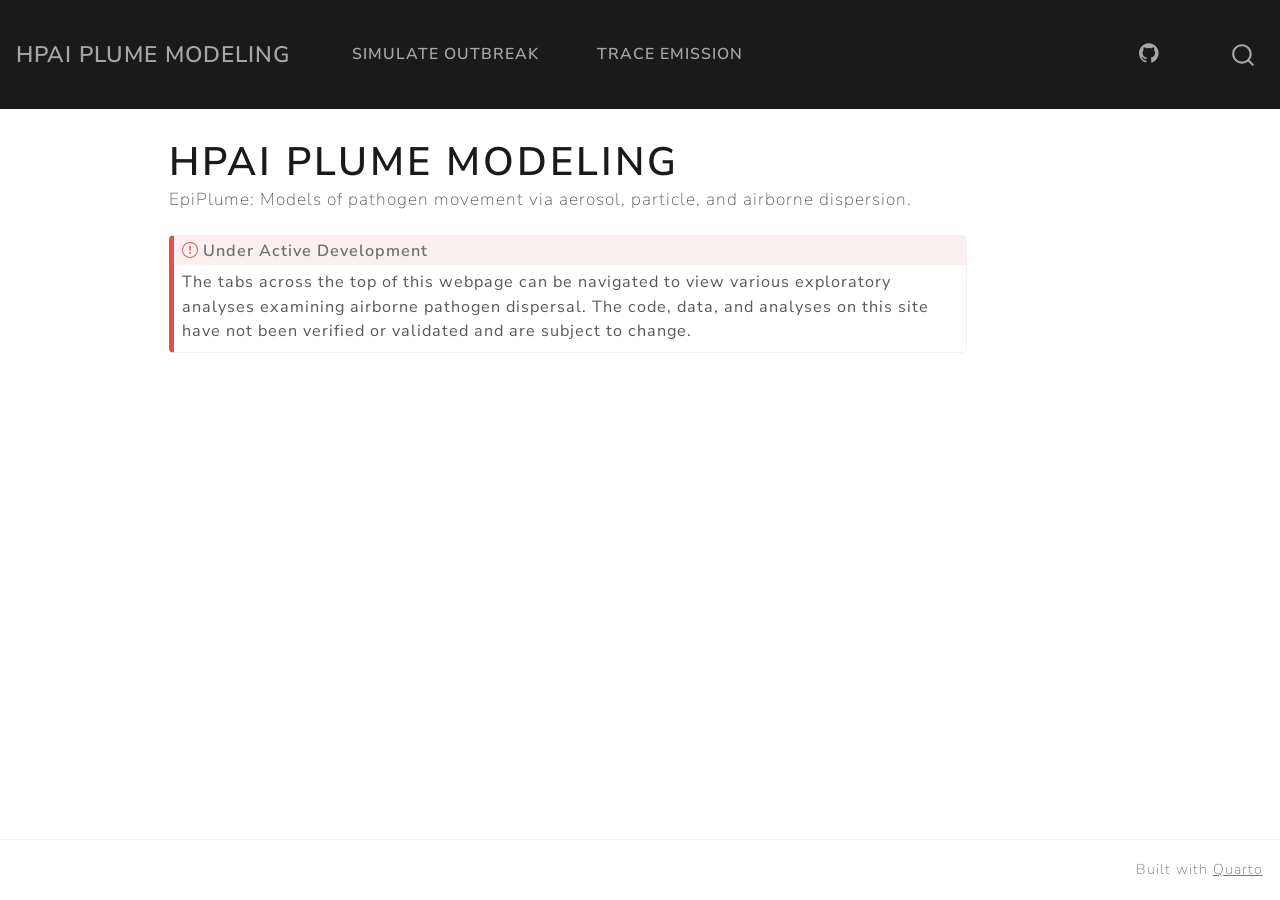
<file: docs/index.html>
<!DOCTYPE html>
<html xmlns="http://www.w3.org/1999/xhtml" lang="en" xml:lang="en"><head>

<meta charset="utf-8">
<meta name="generator" content="quarto-1.2.335">

<meta name="viewport" content="width=device-width, initial-scale=1.0, user-scalable=yes">

<meta name="description" content="EpiPlume: Models of pathogen movement via aerosol, particle, and airborne dispersion.">

<title>HPAI Plume Modeling</title>
<style>
code{white-space: pre-wrap;}
span.smallcaps{font-variant: small-caps;}
div.columns{display: flex; gap: min(4vw, 1.5em);}
div.column{flex: auto; overflow-x: auto;}
div.hanging-indent{margin-left: 1.5em; text-indent: -1.5em;}
ul.task-list{list-style: none;}
ul.task-list li input[type="checkbox"] {
  width: 0.8em;
  margin: 0 0.8em 0.2em -1.6em;
  vertical-align: middle;
}
</style>


<script src="site_libs/quarto-nav/quarto-nav.js"></script>
<script src="site_libs/quarto-nav/headroom.min.js"></script>
<script src="site_libs/clipboard/clipboard.min.js"></script>
<script src="site_libs/quarto-search/autocomplete.umd.js"></script>
<script src="site_libs/quarto-search/fuse.min.js"></script>
<script src="site_libs/quarto-search/quarto-search.js"></script>
<meta name="quarto:offset" content="./">
<script src="site_libs/quarto-html/quarto.js"></script>
<script src="site_libs/quarto-html/popper.min.js"></script>
<script src="site_libs/quarto-html/tippy.umd.min.js"></script>
<script src="site_libs/quarto-html/anchor.min.js"></script>
<link href="site_libs/quarto-html/tippy.css" rel="stylesheet">
<link href="site_libs/quarto-html/quarto-syntax-highlighting.css" rel="stylesheet" id="quarto-text-highlighting-styles">
<script src="site_libs/bootstrap/bootstrap.min.js"></script>
<link href="site_libs/bootstrap/bootstrap-icons.css" rel="stylesheet">
<link href="site_libs/bootstrap/bootstrap.min.css" rel="stylesheet" id="quarto-bootstrap" data-mode="light">
<script id="quarto-search-options" type="application/json">{
  "location": "navbar",
  "copy-button": false,
  "collapse-after": 3,
  "panel-placement": "end",
  "type": "overlay",
  "limit": 20,
  "language": {
    "search-no-results-text": "No results",
    "search-matching-documents-text": "matching documents",
    "search-copy-link-title": "Copy link to search",
    "search-hide-matches-text": "Hide additional matches",
    "search-more-match-text": "more match in this document",
    "search-more-matches-text": "more matches in this document",
    "search-clear-button-title": "Clear",
    "search-detached-cancel-button-title": "Cancel",
    "search-submit-button-title": "Submit"
  }
}</script>
<style>html{ scroll-behavior: smooth; }</style>


</head>

<body class="nav-fixed">

<div id="quarto-search-results"></div>
  <header id="quarto-header" class="headroom fixed-top">
    <nav class="navbar navbar-expand-lg navbar-dark ">
      <div class="navbar-container container-fluid">
      <div class="navbar-brand-container">
    <a class="navbar-brand" href="./index.html">
    <span class="navbar-title">HPAI Plume Modeling</span>
    </a>
  </div>
          <button class="navbar-toggler" type="button" data-bs-toggle="collapse" data-bs-target="#navbarCollapse" aria-controls="navbarCollapse" aria-expanded="false" aria-label="Toggle navigation" onclick="if (window.quartoToggleHeadroom) { window.quartoToggleHeadroom(); }">
  <span class="navbar-toggler-icon"></span>
</button>
          <div class="collapse navbar-collapse" id="navbarCollapse">
            <ul class="navbar-nav navbar-nav-scroll me-auto">
  <li class="nav-item">
    <a class="nav-link" href="./simulate_outbreak.html">
 <span class="menu-text">Simulate Outbreak</span></a>
  </li>  
  <li class="nav-item">
    <a class="nav-link" href="./trace_emission_source.html">
 <span class="menu-text">Trace Emission</span></a>
  </li>  
</ul>
            <ul class="navbar-nav navbar-nav-scroll ms-auto">
  <li class="nav-item compact">
    <a class="nav-link" href="https://github.com/JMHumphreys/EpiPlume"><i class="bi bi-github" role="img">
</i> 
 <span class="menu-text"></span></a>
  </li>  
</ul>
              <div id="quarto-search" class="" title="Search"></div>
          </div> <!-- /navcollapse -->
      </div> <!-- /container-fluid -->
    </nav>
</header>
<!-- content -->
<div id="quarto-content" class="quarto-container page-columns page-rows-contents page-layout-article page-navbar">
<!-- sidebar -->
<!-- margin-sidebar -->
    <div id="quarto-margin-sidebar" class="sidebar margin-sidebar">
        
    </div>
<!-- main -->
<main class="content" id="quarto-document-content">

<header id="title-block-header" class="quarto-title-block default">
<div class="quarto-title">
<h1 class="title">HPAI Plume Modeling</h1>
</div>

<div>
  <div class="description">
    EpiPlume: Models of pathogen movement via aerosol, particle, and airborne dispersion.
  </div>
</div>


<div class="quarto-title-meta">

    
  
    
  </div>
  

</header>

<style type="text/css">

body, td {
   font-size: 13pt;
}
code.r{
  font-size: 9pt;
}
pre {
  font-size: 11pt
}
</style>
<div class="callout-important callout callout-style-default callout-captioned">
<div class="callout-header d-flex align-content-center">
<div class="callout-icon-container">
<i class="callout-icon"></i>
</div>
<div class="callout-caption-container flex-fill">
Under Active Development
</div>
</div>
<div class="callout-body-container callout-body">
<p>The tabs across the top of this webpage can be navigated to view various exploratory analyses examining airborne pathogen dispersal. The code, data, and analyses on this site have not been verified or validated and are subject to change.</p>
</div>
</div>



</main> <!-- /main -->
<script id="quarto-html-after-body" type="application/javascript">
window.document.addEventListener("DOMContentLoaded", function (event) {
  const toggleBodyColorMode = (bsSheetEl) => {
    const mode = bsSheetEl.getAttribute("data-mode");
    const bodyEl = window.document.querySelector("body");
    if (mode === "dark") {
      bodyEl.classList.add("quarto-dark");
      bodyEl.classList.remove("quarto-light");
    } else {
      bodyEl.classList.add("quarto-light");
      bodyEl.classList.remove("quarto-dark");
    }
  }
  const toggleBodyColorPrimary = () => {
    const bsSheetEl = window.document.querySelector("link#quarto-bootstrap");
    if (bsSheetEl) {
      toggleBodyColorMode(bsSheetEl);
    }
  }
  toggleBodyColorPrimary();  
  const icon = "";
  const anchorJS = new window.AnchorJS();
  anchorJS.options = {
    placement: 'right',
    icon: icon
  };
  anchorJS.add('.anchored');
  const clipboard = new window.ClipboardJS('.code-copy-button', {
    target: function(trigger) {
      return trigger.previousElementSibling;
    }
  });
  clipboard.on('success', function(e) {
    // button target
    const button = e.trigger;
    // don't keep focus
    button.blur();
    // flash "checked"
    button.classList.add('code-copy-button-checked');
    var currentTitle = button.getAttribute("title");
    button.setAttribute("title", "Copied!");
    let tooltip;
    if (window.bootstrap) {
      button.setAttribute("data-bs-toggle", "tooltip");
      button.setAttribute("data-bs-placement", "left");
      button.setAttribute("data-bs-title", "Copied!");
      tooltip = new bootstrap.Tooltip(button, 
        { trigger: "manual", 
          customClass: "code-copy-button-tooltip",
          offset: [0, -8]});
      tooltip.show();    
    }
    setTimeout(function() {
      if (tooltip) {
        tooltip.hide();
        button.removeAttribute("data-bs-title");
        button.removeAttribute("data-bs-toggle");
        button.removeAttribute("data-bs-placement");
      }
      button.setAttribute("title", currentTitle);
      button.classList.remove('code-copy-button-checked');
    }, 1000);
    // clear code selection
    e.clearSelection();
  });
  function tippyHover(el, contentFn) {
    const config = {
      allowHTML: true,
      content: contentFn,
      maxWidth: 500,
      delay: 100,
      arrow: false,
      appendTo: function(el) {
          return el.parentElement;
      },
      interactive: true,
      interactiveBorder: 10,
      theme: 'quarto',
      placement: 'bottom-start'
    };
    window.tippy(el, config); 
  }
  const noterefs = window.document.querySelectorAll('a[role="doc-noteref"]');
  for (var i=0; i<noterefs.length; i++) {
    const ref = noterefs[i];
    tippyHover(ref, function() {
      // use id or data attribute instead here
      let href = ref.getAttribute('data-footnote-href') || ref.getAttribute('href');
      try { href = new URL(href).hash; } catch {}
      const id = href.replace(/^#\/?/, "");
      const note = window.document.getElementById(id);
      return note.innerHTML;
    });
  }
  const findCites = (el) => {
    const parentEl = el.parentElement;
    if (parentEl) {
      const cites = parentEl.dataset.cites;
      if (cites) {
        return {
          el,
          cites: cites.split(' ')
        };
      } else {
        return findCites(el.parentElement)
      }
    } else {
      return undefined;
    }
  };
  var bibliorefs = window.document.querySelectorAll('a[role="doc-biblioref"]');
  for (var i=0; i<bibliorefs.length; i++) {
    const ref = bibliorefs[i];
    const citeInfo = findCites(ref);
    if (citeInfo) {
      tippyHover(citeInfo.el, function() {
        var popup = window.document.createElement('div');
        citeInfo.cites.forEach(function(cite) {
          var citeDiv = window.document.createElement('div');
          citeDiv.classList.add('hanging-indent');
          citeDiv.classList.add('csl-entry');
          var biblioDiv = window.document.getElementById('ref-' + cite);
          if (biblioDiv) {
            citeDiv.innerHTML = biblioDiv.innerHTML;
          }
          popup.appendChild(citeDiv);
        });
        return popup.innerHTML;
      });
    }
  }
});
</script>
</div> <!-- /content -->
<footer class="footer">
  <div class="nav-footer">
    <div class="nav-footer-right">Built with <a href="https://quarto.org/">Quarto</a></div>
  </div>
</footer>



<script src="site_libs/quarto-html/zenscroll-min.js"></script>
</body></html>
</file>
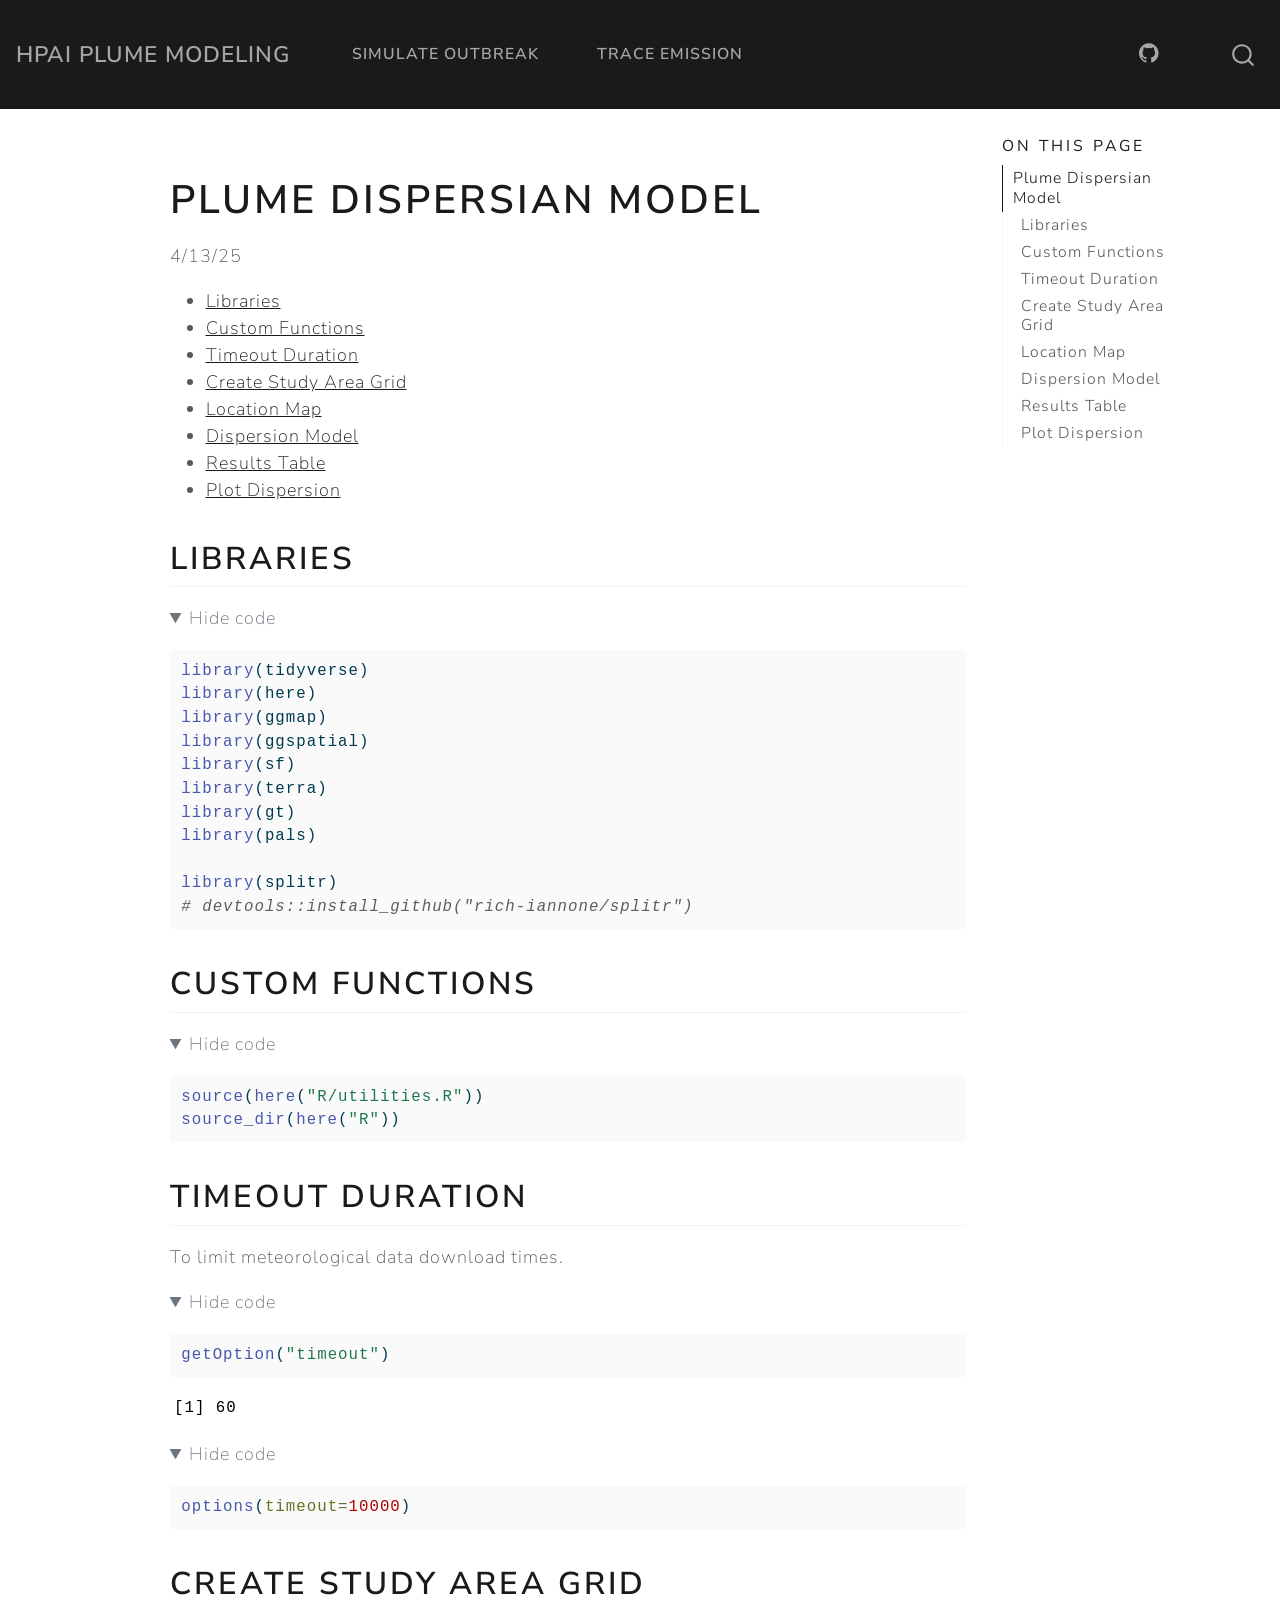
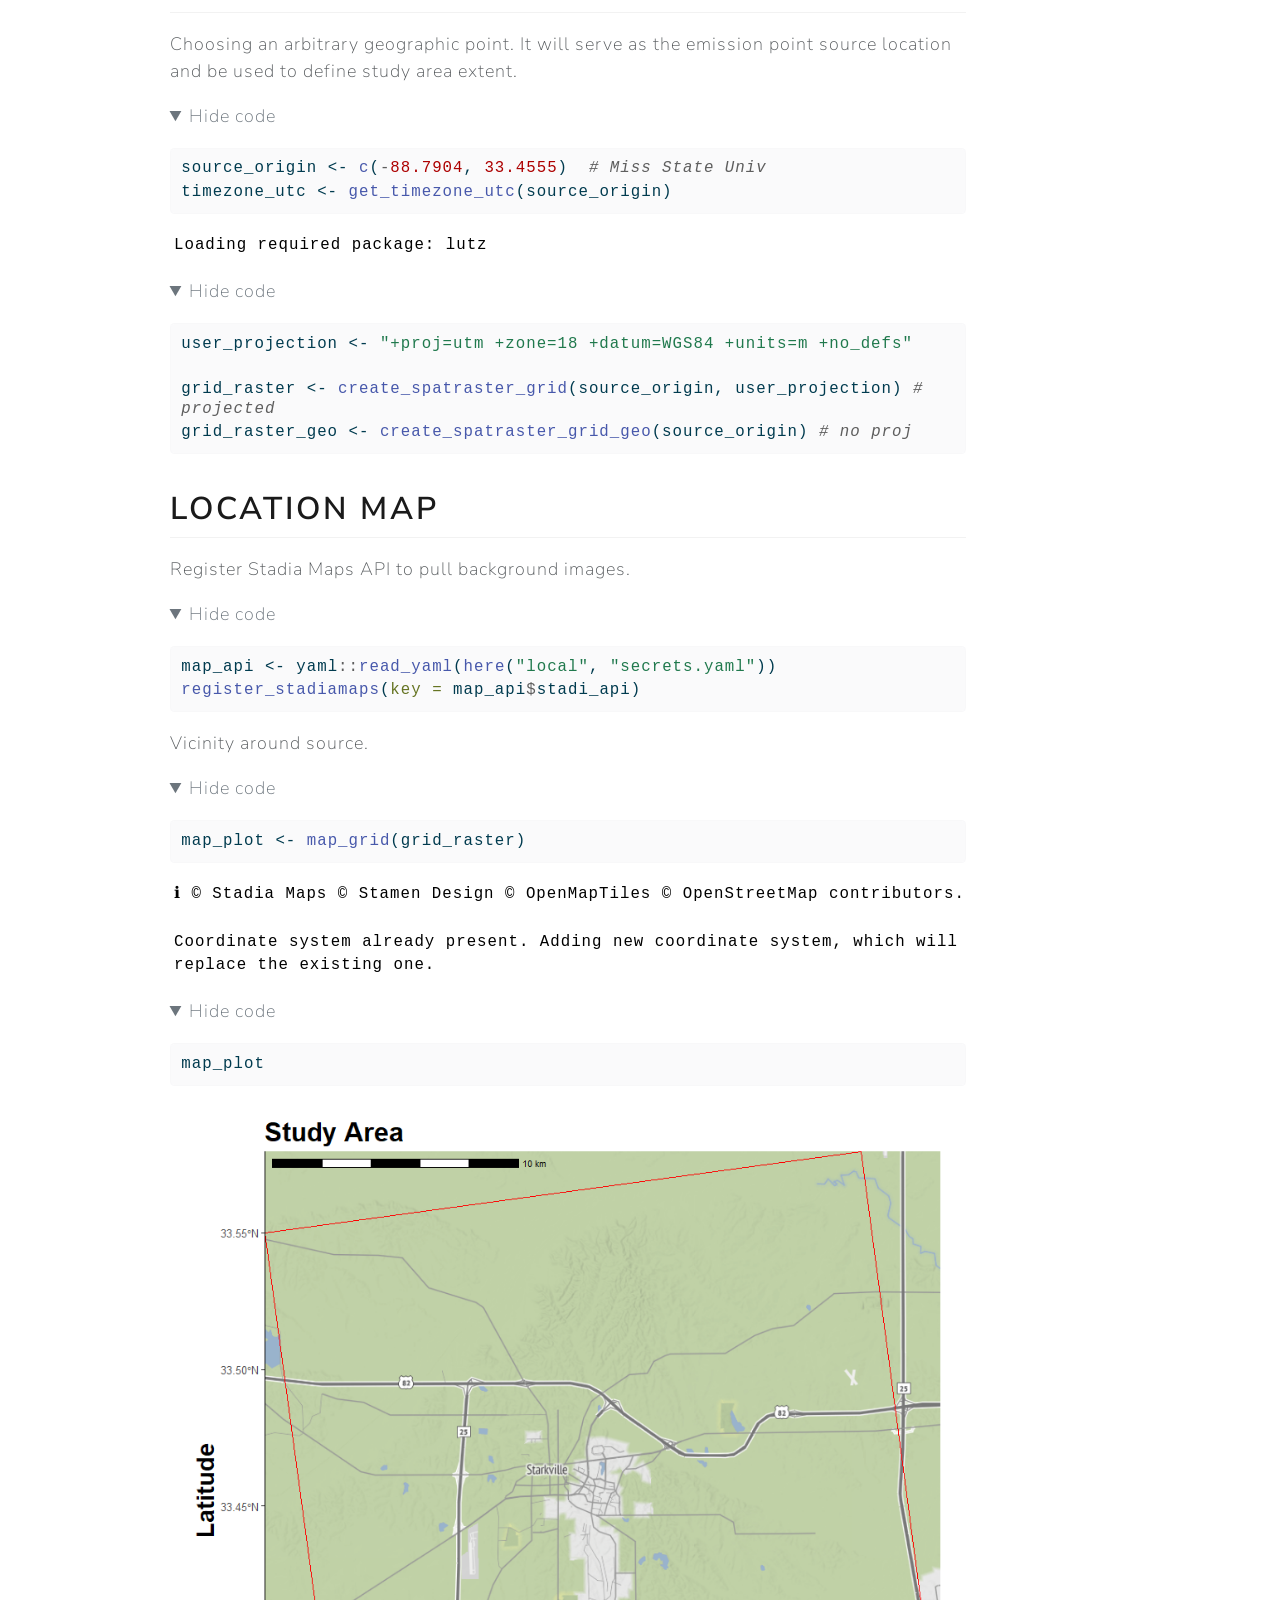
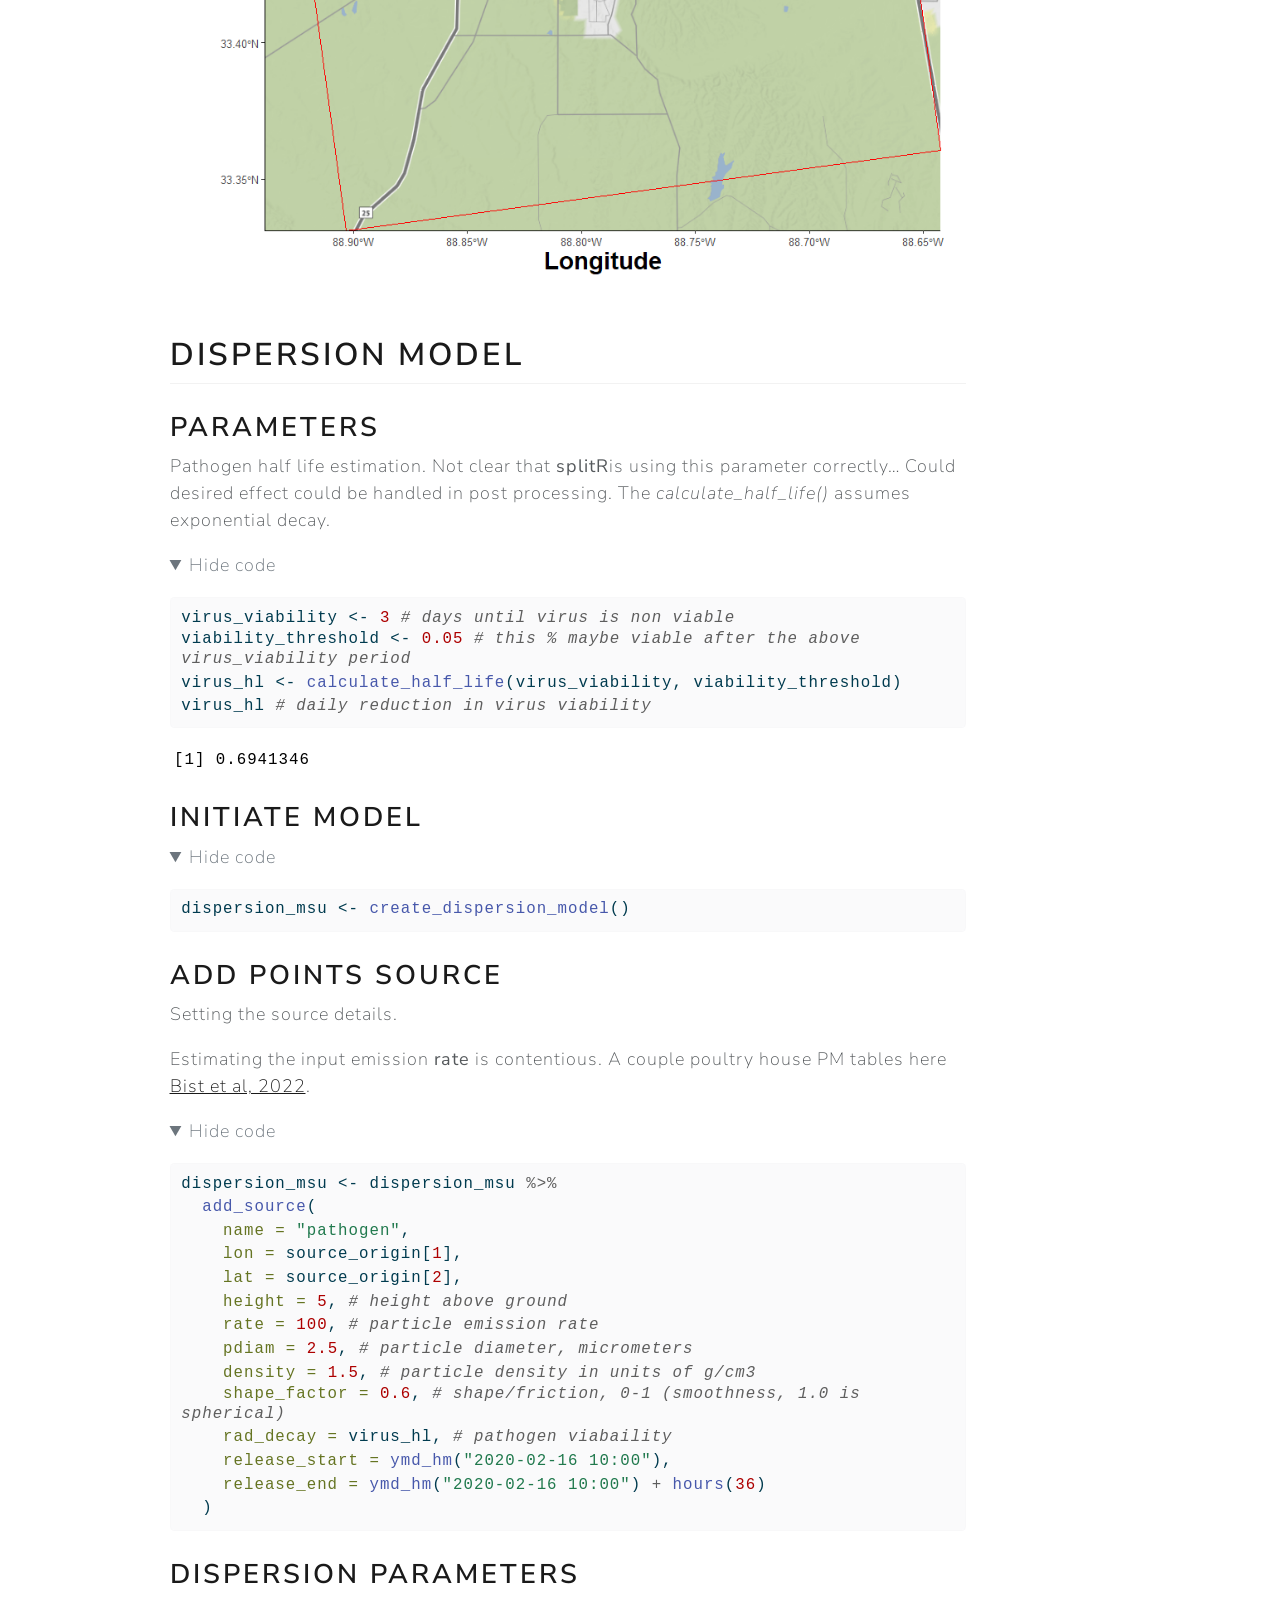
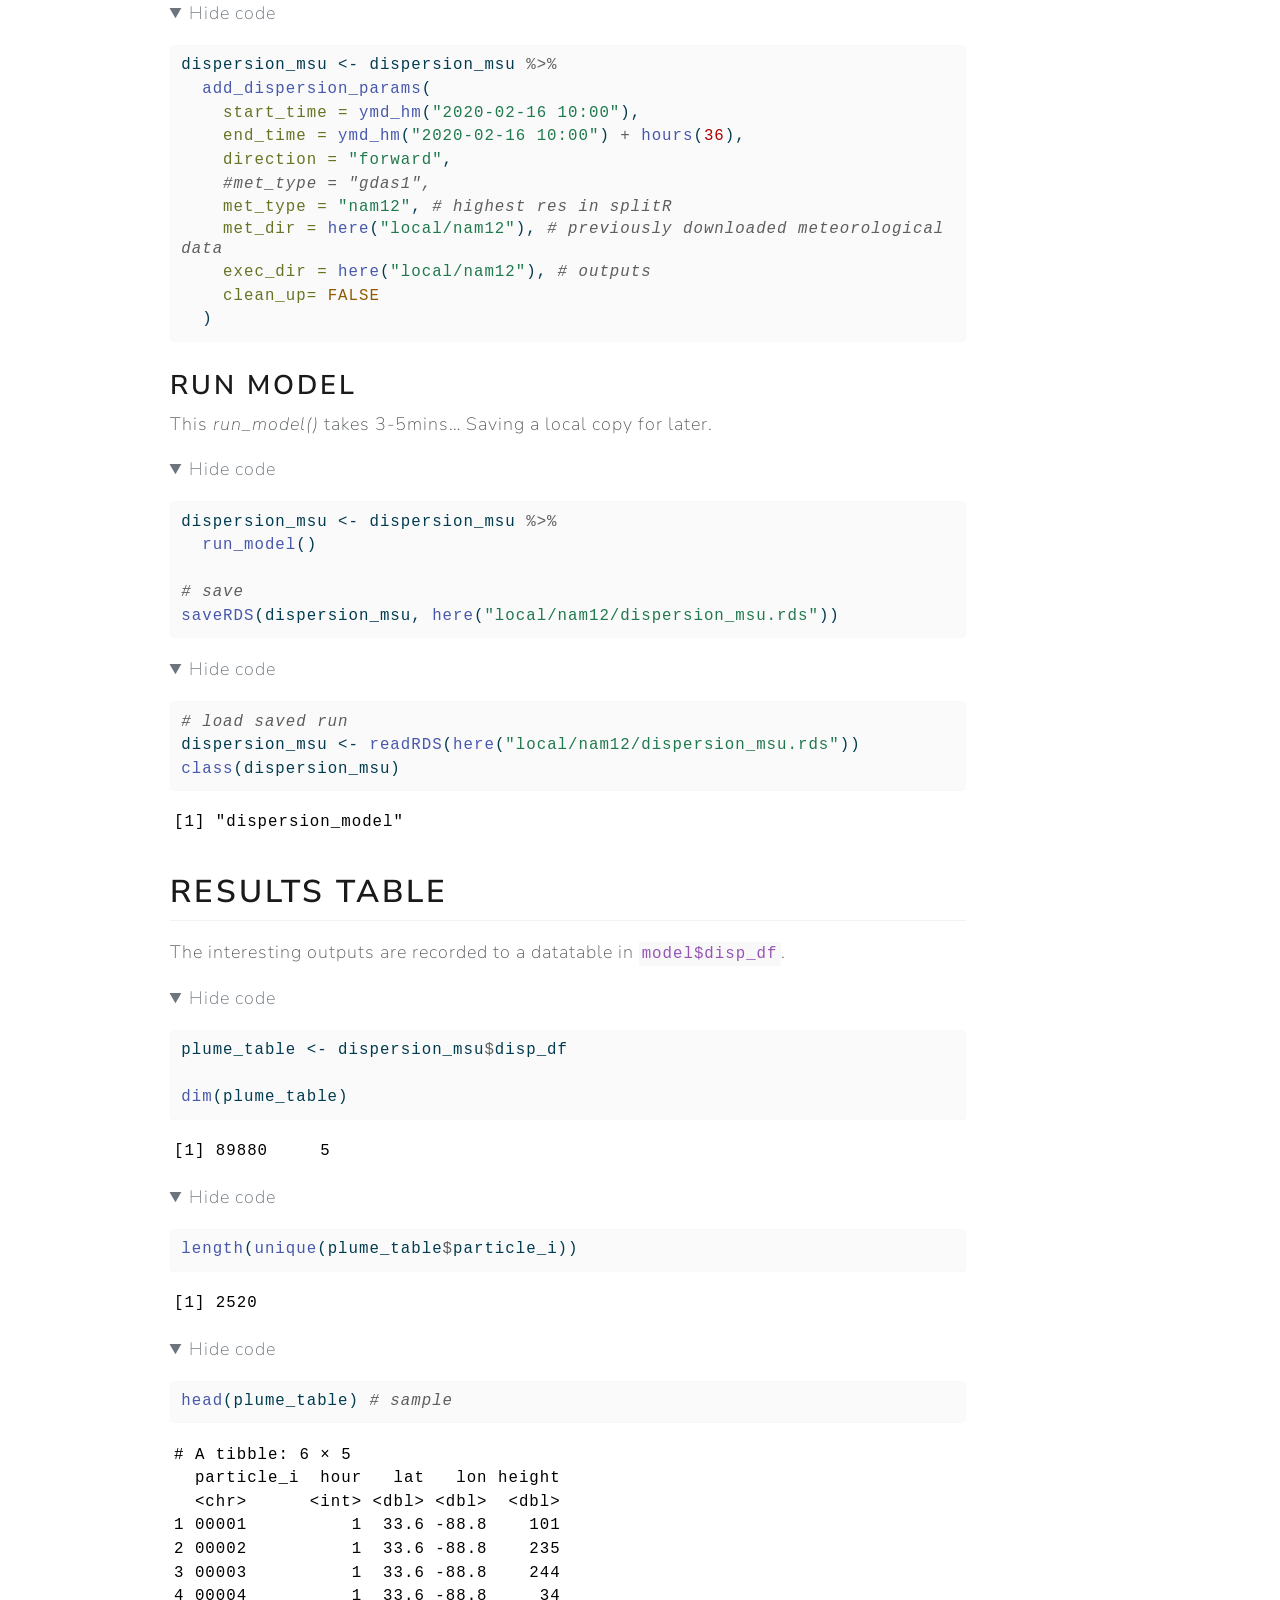
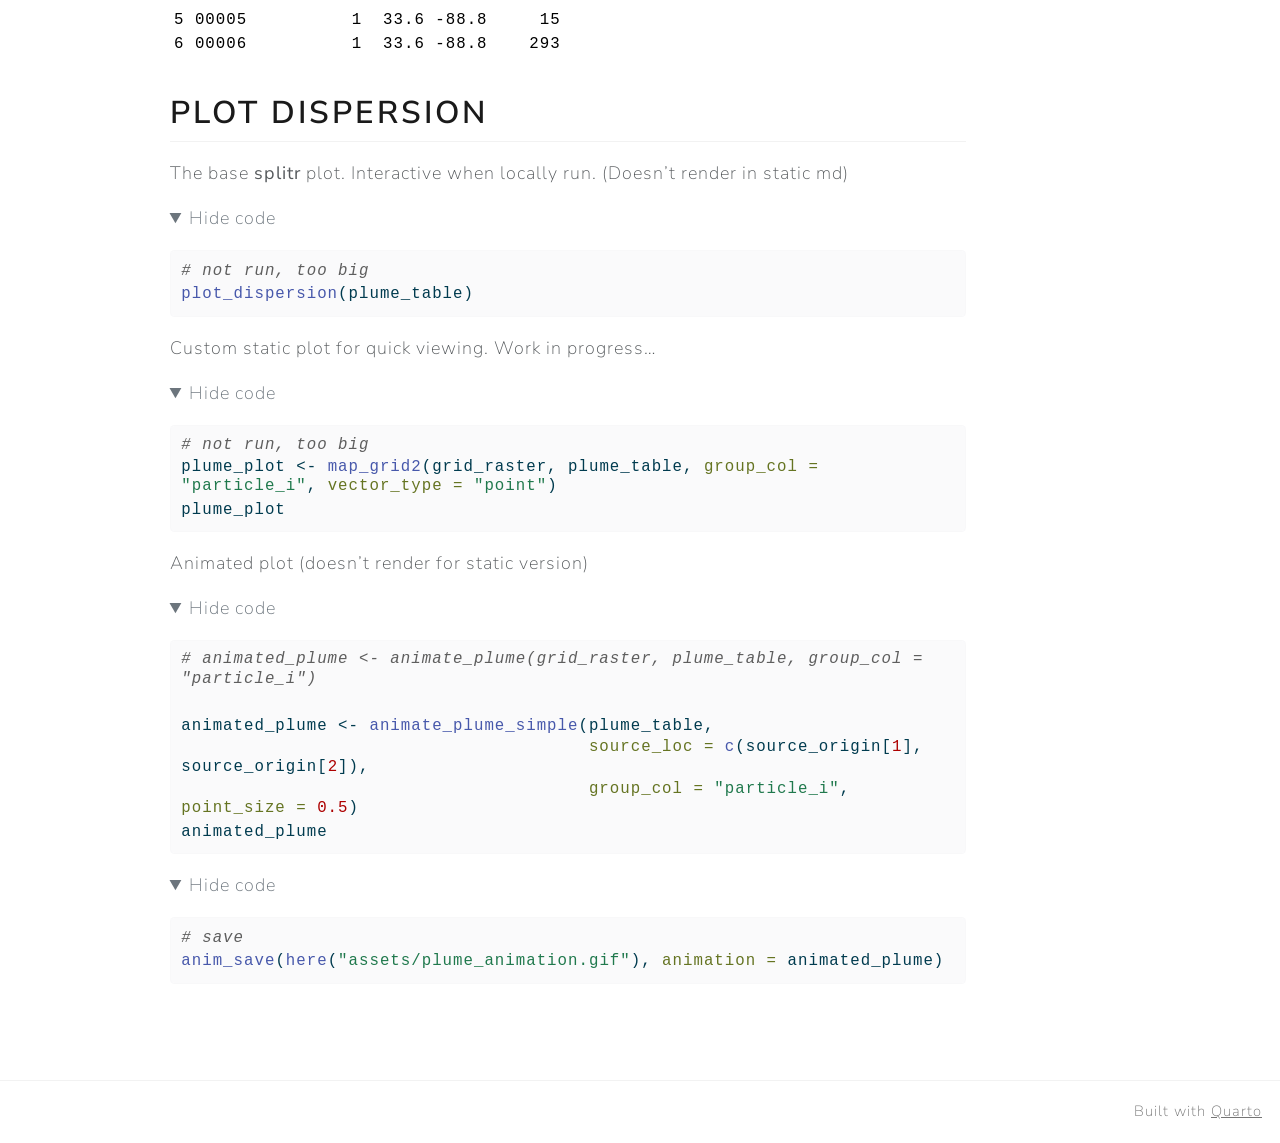
<file: docs/docs/hysplit_plume.html>
<!DOCTYPE html>
<html xmlns="http://www.w3.org/1999/xhtml" lang="en" xml:lang="en"><head>

<meta charset="utf-8">
<meta name="generator" content="quarto-1.2.335">

<meta name="viewport" content="width=device-width, initial-scale=1.0, user-scalable=yes">


<title>HPAI Plume Modeling – hysplit_plume</title>
<style>
code{white-space: pre-wrap;}
span.smallcaps{font-variant: small-caps;}
div.columns{display: flex; gap: min(4vw, 1.5em);}
div.column{flex: auto; overflow-x: auto;}
div.hanging-indent{margin-left: 1.5em; text-indent: -1.5em;}
ul.task-list{list-style: none;}
ul.task-list li input[type="checkbox"] {
  width: 0.8em;
  margin: 0 0.8em 0.2em -1.6em;
  vertical-align: middle;
}
pre > code.sourceCode { white-space: pre; position: relative; }
pre > code.sourceCode > span { display: inline-block; line-height: 1.25; }
pre > code.sourceCode > span:empty { height: 1.2em; }
.sourceCode { overflow: visible; }
code.sourceCode > span { color: inherit; text-decoration: inherit; }
div.sourceCode { margin: 1em 0; }
pre.sourceCode { margin: 0; }
@media screen {
div.sourceCode { overflow: auto; }
}
@media print {
pre > code.sourceCode { white-space: pre-wrap; }
pre > code.sourceCode > span { text-indent: -5em; padding-left: 5em; }
}
pre.numberSource code
  { counter-reset: source-line 0; }
pre.numberSource code > span
  { position: relative; left: -4em; counter-increment: source-line; }
pre.numberSource code > span > a:first-child::before
  { content: counter(source-line);
    position: relative; left: -1em; text-align: right; vertical-align: baseline;
    border: none; display: inline-block;
    -webkit-touch-callout: none; -webkit-user-select: none;
    -khtml-user-select: none; -moz-user-select: none;
    -ms-user-select: none; user-select: none;
    padding: 0 4px; width: 4em;
    color: #aaaaaa;
  }
pre.numberSource { margin-left: 3em; border-left: 1px solid #aaaaaa;  padding-left: 4px; }
div.sourceCode
  {   }
@media screen {
pre > code.sourceCode > span > a:first-child::before { text-decoration: underline; }
}
code span.al { color: #ff0000; font-weight: bold; } /* Alert */
code span.an { color: #60a0b0; font-weight: bold; font-style: italic; } /* Annotation */
code span.at { color: #7d9029; } /* Attribute */
code span.bn { color: #40a070; } /* BaseN */
code span.bu { color: #008000; } /* BuiltIn */
code span.cf { color: #007020; font-weight: bold; } /* ControlFlow */
code span.ch { color: #4070a0; } /* Char */
code span.cn { color: #880000; } /* Constant */
code span.co { color: #60a0b0; font-style: italic; } /* Comment */
code span.cv { color: #60a0b0; font-weight: bold; font-style: italic; } /* CommentVar */
code span.do { color: #ba2121; font-style: italic; } /* Documentation */
code span.dt { color: #902000; } /* DataType */
code span.dv { color: #40a070; } /* DecVal */
code span.er { color: #ff0000; font-weight: bold; } /* Error */
code span.ex { } /* Extension */
code span.fl { color: #40a070; } /* Float */
code span.fu { color: #06287e; } /* Function */
code span.im { color: #008000; font-weight: bold; } /* Import */
code span.in { color: #60a0b0; font-weight: bold; font-style: italic; } /* Information */
code span.kw { color: #007020; font-weight: bold; } /* Keyword */
code span.op { color: #666666; } /* Operator */
code span.ot { color: #007020; } /* Other */
code span.pp { color: #bc7a00; } /* Preprocessor */
code span.sc { color: #4070a0; } /* SpecialChar */
code span.ss { color: #bb6688; } /* SpecialString */
code span.st { color: #4070a0; } /* String */
code span.va { color: #19177c; } /* Variable */
code span.vs { color: #4070a0; } /* VerbatimString */
code span.wa { color: #60a0b0; font-weight: bold; font-style: italic; } /* Warning */
</style>


<script src="../site_libs/quarto-nav/quarto-nav.js"></script>
<script src="../site_libs/quarto-nav/headroom.min.js"></script>
<script src="../site_libs/clipboard/clipboard.min.js"></script>
<script src="../site_libs/quarto-search/autocomplete.umd.js"></script>
<script src="../site_libs/quarto-search/fuse.min.js"></script>
<script src="../site_libs/quarto-search/quarto-search.js"></script>
<meta name="quarto:offset" content="../">
<script src="../site_libs/quarto-html/quarto.js"></script>
<script src="../site_libs/quarto-html/popper.min.js"></script>
<script src="../site_libs/quarto-html/tippy.umd.min.js"></script>
<script src="../site_libs/quarto-html/anchor.min.js"></script>
<link href="../site_libs/quarto-html/tippy.css" rel="stylesheet">
<link href="../site_libs/quarto-html/quarto-syntax-highlighting.css" rel="stylesheet" id="quarto-text-highlighting-styles">
<script src="../site_libs/bootstrap/bootstrap.min.js"></script>
<link href="../site_libs/bootstrap/bootstrap-icons.css" rel="stylesheet">
<link href="../site_libs/bootstrap/bootstrap.min.css" rel="stylesheet" id="quarto-bootstrap" data-mode="light">
<script id="quarto-search-options" type="application/json">{
  "location": "navbar",
  "copy-button": false,
  "collapse-after": 3,
  "panel-placement": "end",
  "type": "overlay",
  "limit": 20,
  "language": {
    "search-no-results-text": "No results",
    "search-matching-documents-text": "matching documents",
    "search-copy-link-title": "Copy link to search",
    "search-hide-matches-text": "Hide additional matches",
    "search-more-match-text": "more match in this document",
    "search-more-matches-text": "more matches in this document",
    "search-clear-button-title": "Clear",
    "search-detached-cancel-button-title": "Cancel",
    "search-submit-button-title": "Submit"
  }
}</script>


</head>

<body class="nav-fixed">

<div id="quarto-search-results"></div>
  <header id="quarto-header" class="headroom fixed-top">
    <nav class="navbar navbar-expand-lg navbar-dark ">
      <div class="navbar-container container-fluid">
      <div class="navbar-brand-container">
    <a class="navbar-brand" href="../index.html">
    <span class="navbar-title">HPAI Plume Modeling</span>
    </a>
  </div>
          <button class="navbar-toggler" type="button" data-bs-toggle="collapse" data-bs-target="#navbarCollapse" aria-controls="navbarCollapse" aria-expanded="false" aria-label="Toggle navigation" onclick="if (window.quartoToggleHeadroom) { window.quartoToggleHeadroom(); }">
  <span class="navbar-toggler-icon"></span>
</button>
          <div class="collapse navbar-collapse" id="navbarCollapse">
            <ul class="navbar-nav navbar-nav-scroll me-auto">
  <li class="nav-item">
    <a class="nav-link" href="../simulate_outbreak.html">
 <span class="menu-text">Simulate Outbreak</span></a>
  </li>  
  <li class="nav-item">
    <a class="nav-link" href="../trace_emission_source.html">
 <span class="menu-text">Trace Emission</span></a>
  </li>  
</ul>
            <ul class="navbar-nav navbar-nav-scroll ms-auto">
  <li class="nav-item compact">
    <a class="nav-link" href="https://github.com/JMHumphreys/EpiPlume"><i class="bi bi-github" role="img">
</i> 
 <span class="menu-text"></span></a>
  </li>  
</ul>
              <div id="quarto-search" class="" title="Search"></div>
          </div> <!-- /navcollapse -->
      </div> <!-- /container-fluid -->
    </nav>
</header>
<!-- content -->
<div id="quarto-content" class="quarto-container page-columns page-rows-contents page-layout-article page-navbar">
<!-- sidebar -->
<!-- margin-sidebar -->
    <div id="quarto-margin-sidebar" class="sidebar margin-sidebar">
        <nav id="TOC" role="doc-toc" class="toc-active">
    <h2 id="toc-title">On this page</h2>
   
  <ul>
  <li><a href="#plume-dispersian-model" id="toc-plume-dispersian-model" class="nav-link active" data-scroll-target="#plume-dispersian-model">Plume Dispersian Model</a>
  <ul class="collapse">
  <li><a href="#libraries" id="toc-libraries" class="nav-link" data-scroll-target="#libraries">Libraries</a></li>
  <li><a href="#custom-functions" id="toc-custom-functions" class="nav-link" data-scroll-target="#custom-functions">Custom Functions</a></li>
  <li><a href="#timeout-duration" id="toc-timeout-duration" class="nav-link" data-scroll-target="#timeout-duration">Timeout Duration</a></li>
  <li><a href="#create-study-area-grid" id="toc-create-study-area-grid" class="nav-link" data-scroll-target="#create-study-area-grid">Create Study Area Grid</a></li>
  <li><a href="#location-map" id="toc-location-map" class="nav-link" data-scroll-target="#location-map">Location Map</a></li>
  <li><a href="#dispersion-model" id="toc-dispersion-model" class="nav-link" data-scroll-target="#dispersion-model">Dispersion Model</a>
  <ul class="collapse">
  <li><a href="#parameters" id="toc-parameters" class="nav-link" data-scroll-target="#parameters">Parameters</a></li>
  <li><a href="#initiate-model" id="toc-initiate-model" class="nav-link" data-scroll-target="#initiate-model">Initiate Model</a></li>
  <li><a href="#add-points-source" id="toc-add-points-source" class="nav-link" data-scroll-target="#add-points-source">Add Points Source</a></li>
  <li><a href="#dispersion-parameters" id="toc-dispersion-parameters" class="nav-link" data-scroll-target="#dispersion-parameters">Dispersion Parameters</a></li>
  <li><a href="#run-model" id="toc-run-model" class="nav-link" data-scroll-target="#run-model">Run Model</a></li>
  </ul></li>
  <li><a href="#results-table" id="toc-results-table" class="nav-link" data-scroll-target="#results-table">Results Table</a></li>
  <li><a href="#plot-dispersion" id="toc-plot-dispersion" class="nav-link" data-scroll-target="#plot-dispersion">Plot Dispersion</a></li>
  </ul></li>
  </ul>
</nav>
    </div>
<!-- main -->
<main class="content" id="quarto-document-content">



<section id="plume-dispersian-model" class="level1">
<h1>Plume Dispersian Model</h1>
<p>4/13/25</p>
<ul>
<li><a href="#libraries" id="toc-libraries">Libraries</a></li>
<li><a href="#custom-functions" id="toc-custom-functions">Custom Functions</a></li>
<li><a href="#timeout-duration" id="toc-timeout-duration">Timeout Duration</a></li>
<li><a href="#create-study-area-grid" id="toc-create-study-area-grid">Create Study Area Grid</a></li>
<li><a href="#location-map" id="toc-location-map">Location Map</a></li>
<li><a href="#dispersion-model" id="toc-dispersion-model">Dispersion Model</a></li>
<li><a href="#results-table" id="toc-results-table">Results Table</a></li>
<li><a href="#plot-dispersion" id="toc-plot-dispersion">Plot Dispersion</a></li>
</ul>
<section id="libraries" class="level2">
<h2 class="anchored" data-anchor-id="libraries">Libraries</h2>
<details open="">
<summary>
Hide code
</summary>
<div class="sourceCode" id="cb1"><pre class="sourceCode r code-with-copy"><code class="sourceCode r"><span id="cb1-1"><a href="#cb1-1" aria-hidden="true" tabindex="-1"></a><span class="fu">library</span>(tidyverse)</span>
<span id="cb1-2"><a href="#cb1-2" aria-hidden="true" tabindex="-1"></a><span class="fu">library</span>(here)</span>
<span id="cb1-3"><a href="#cb1-3" aria-hidden="true" tabindex="-1"></a><span class="fu">library</span>(ggmap)</span>
<span id="cb1-4"><a href="#cb1-4" aria-hidden="true" tabindex="-1"></a><span class="fu">library</span>(ggspatial)</span>
<span id="cb1-5"><a href="#cb1-5" aria-hidden="true" tabindex="-1"></a><span class="fu">library</span>(sf)</span>
<span id="cb1-6"><a href="#cb1-6" aria-hidden="true" tabindex="-1"></a><span class="fu">library</span>(terra)</span>
<span id="cb1-7"><a href="#cb1-7" aria-hidden="true" tabindex="-1"></a><span class="fu">library</span>(gt)</span>
<span id="cb1-8"><a href="#cb1-8" aria-hidden="true" tabindex="-1"></a><span class="fu">library</span>(pals)</span>
<span id="cb1-9"><a href="#cb1-9" aria-hidden="true" tabindex="-1"></a></span>
<span id="cb1-10"><a href="#cb1-10" aria-hidden="true" tabindex="-1"></a><span class="fu">library</span>(splitr)</span>
<span id="cb1-11"><a href="#cb1-11" aria-hidden="true" tabindex="-1"></a><span class="co"># devtools::install_github("rich-iannone/splitr")</span></span></code><button title="Copy to Clipboard" class="code-copy-button"><i class="bi"></i></button></pre></div>
</details>
</section>
<section id="custom-functions" class="level2">
<h2 class="anchored" data-anchor-id="custom-functions">Custom Functions</h2>
<details open="">
<summary>
Hide code
</summary>
<div class="sourceCode" id="cb2"><pre class="sourceCode r code-with-copy"><code class="sourceCode r"><span id="cb2-1"><a href="#cb2-1" aria-hidden="true" tabindex="-1"></a><span class="fu">source</span>(<span class="fu">here</span>(<span class="st">"R/utilities.R"</span>))</span>
<span id="cb2-2"><a href="#cb2-2" aria-hidden="true" tabindex="-1"></a><span class="fu">source_dir</span>(<span class="fu">here</span>(<span class="st">"R"</span>))</span></code><button title="Copy to Clipboard" class="code-copy-button"><i class="bi"></i></button></pre></div>
</details>
</section>
<section id="timeout-duration" class="level2">
<h2 class="anchored" data-anchor-id="timeout-duration">Timeout Duration</h2>
<p>To limit meteorological data download times.</p>
<details open="">
<summary>
Hide code
</summary>
<div class="sourceCode" id="cb3"><pre class="sourceCode r code-with-copy"><code class="sourceCode r"><span id="cb3-1"><a href="#cb3-1" aria-hidden="true" tabindex="-1"></a><span class="fu">getOption</span>(<span class="st">"timeout"</span>)</span></code><button title="Copy to Clipboard" class="code-copy-button"><i class="bi"></i></button></pre></div>
</details>
<pre><code>[1] 60</code></pre>
<details open="">
<summary>
Hide code
</summary>
<div class="sourceCode" id="cb5"><pre class="sourceCode r code-with-copy"><code class="sourceCode r"><span id="cb5-1"><a href="#cb5-1" aria-hidden="true" tabindex="-1"></a><span class="fu">options</span>(<span class="at">timeout=</span><span class="dv">10000</span>)</span></code><button title="Copy to Clipboard" class="code-copy-button"><i class="bi"></i></button></pre></div>
</details>
</section>
<section id="create-study-area-grid" class="level2">
<h2 class="anchored" data-anchor-id="create-study-area-grid">Create Study Area Grid</h2>
<p>Choosing an arbitrary geographic point. It will serve as the emission point source location and be used to define study area extent.</p>
<details open="">
<summary>
Hide code
</summary>
<div class="sourceCode" id="cb6"><pre class="sourceCode r code-with-copy"><code class="sourceCode r"><span id="cb6-1"><a href="#cb6-1" aria-hidden="true" tabindex="-1"></a>source_origin <span class="ot">&lt;-</span> <span class="fu">c</span>(<span class="sc">-</span><span class="fl">88.7904</span>, <span class="fl">33.4555</span>)  <span class="co"># Miss State Univ</span></span>
<span id="cb6-2"><a href="#cb6-2" aria-hidden="true" tabindex="-1"></a>timezone_utc <span class="ot">&lt;-</span> <span class="fu">get_timezone_utc</span>(source_origin)</span></code><button title="Copy to Clipboard" class="code-copy-button"><i class="bi"></i></button></pre></div>
</details>
<pre><code>Loading required package: lutz</code></pre>
<details open="">
<summary>
Hide code
</summary>
<div class="sourceCode" id="cb8"><pre class="sourceCode r code-with-copy"><code class="sourceCode r"><span id="cb8-1"><a href="#cb8-1" aria-hidden="true" tabindex="-1"></a>user_projection <span class="ot">&lt;-</span> <span class="st">"+proj=utm +zone=18 +datum=WGS84 +units=m +no_defs"</span></span>
<span id="cb8-2"><a href="#cb8-2" aria-hidden="true" tabindex="-1"></a></span>
<span id="cb8-3"><a href="#cb8-3" aria-hidden="true" tabindex="-1"></a>grid_raster <span class="ot">&lt;-</span> <span class="fu">create_spatraster_grid</span>(source_origin, user_projection) <span class="co"># projected</span></span>
<span id="cb8-4"><a href="#cb8-4" aria-hidden="true" tabindex="-1"></a>grid_raster_geo <span class="ot">&lt;-</span> <span class="fu">create_spatraster_grid_geo</span>(source_origin) <span class="co"># no proj</span></span></code><button title="Copy to Clipboard" class="code-copy-button"><i class="bi"></i></button></pre></div>
</details>
</section>
<section id="location-map" class="level2">
<h2 class="anchored" data-anchor-id="location-map">Location Map</h2>
<p>Register Stadia Maps API to pull background images.</p>
<details open="">
<summary>
Hide code
</summary>
<div class="sourceCode" id="cb9"><pre class="sourceCode r code-with-copy"><code class="sourceCode r"><span id="cb9-1"><a href="#cb9-1" aria-hidden="true" tabindex="-1"></a>map_api <span class="ot">&lt;-</span> yaml<span class="sc">::</span><span class="fu">read_yaml</span>(<span class="fu">here</span>(<span class="st">"local"</span>, <span class="st">"secrets.yaml"</span>))</span>
<span id="cb9-2"><a href="#cb9-2" aria-hidden="true" tabindex="-1"></a><span class="fu">register_stadiamaps</span>(<span class="at">key =</span> map_api<span class="sc">$</span>stadi_api)</span></code><button title="Copy to Clipboard" class="code-copy-button"><i class="bi"></i></button></pre></div>
</details>
<p>Vicinity around source.</p>
<details open="">
<summary>
Hide code
</summary>
<div class="sourceCode" id="cb10"><pre class="sourceCode r code-with-copy"><code class="sourceCode r"><span id="cb10-1"><a href="#cb10-1" aria-hidden="true" tabindex="-1"></a>map_plot <span class="ot">&lt;-</span> <span class="fu">map_grid</span>(grid_raster)</span></code><button title="Copy to Clipboard" class="code-copy-button"><i class="bi"></i></button></pre></div>
</details>
<pre><code>ℹ © Stadia Maps © Stamen Design © OpenMapTiles © OpenStreetMap contributors.

Coordinate system already present. Adding new coordinate system, which will
replace the existing one.</code></pre>
<details open="">
<summary>
Hide code
</summary>
<div class="sourceCode" id="cb12"><pre class="sourceCode r code-with-copy"><code class="sourceCode r"><span id="cb12-1"><a href="#cb12-1" aria-hidden="true" tabindex="-1"></a>map_plot</span></code><button title="Copy to Clipboard" class="code-copy-button"><i class="bi"></i></button></pre></div>
</details>
<p><img src="hysplit_plume_files/figure-commonmark/unnamed-chunk-6-1.png" class="img-fluid"></p>
</section>
<section id="dispersion-model" class="level2">
<h2 class="anchored" data-anchor-id="dispersion-model">Dispersion Model</h2>
<section id="parameters" class="level3">
<h3 class="anchored" data-anchor-id="parameters">Parameters</h3>
<p>Pathogen half life estimation. Not clear that <strong>splitR</strong>is using this parameter correctly… Could desired effect could be handled in post processing. The <em>calculate_half_life()</em> assumes exponential decay.</p>
<details open="">
<summary>
Hide code
</summary>
<div class="sourceCode" id="cb13"><pre class="sourceCode r code-with-copy"><code class="sourceCode r"><span id="cb13-1"><a href="#cb13-1" aria-hidden="true" tabindex="-1"></a>virus_viability <span class="ot">&lt;-</span> <span class="dv">3</span> <span class="co"># days until virus is non viable</span></span>
<span id="cb13-2"><a href="#cb13-2" aria-hidden="true" tabindex="-1"></a>viability_threshold <span class="ot">&lt;-</span> <span class="fl">0.05</span> <span class="co"># this % maybe viable after the above virus_viability period</span></span>
<span id="cb13-3"><a href="#cb13-3" aria-hidden="true" tabindex="-1"></a>virus_hl <span class="ot">&lt;-</span> <span class="fu">calculate_half_life</span>(virus_viability, viability_threshold)</span>
<span id="cb13-4"><a href="#cb13-4" aria-hidden="true" tabindex="-1"></a>virus_hl <span class="co"># daily reduction in virus viability</span></span></code><button title="Copy to Clipboard" class="code-copy-button"><i class="bi"></i></button></pre></div>
</details>
<pre><code>[1] 0.6941346</code></pre>
</section>
<section id="initiate-model" class="level3">
<h3 class="anchored" data-anchor-id="initiate-model">Initiate Model</h3>
<details open="">
<summary>
Hide code
</summary>
<div class="sourceCode" id="cb15"><pre class="sourceCode r code-with-copy"><code class="sourceCode r"><span id="cb15-1"><a href="#cb15-1" aria-hidden="true" tabindex="-1"></a>dispersion_msu <span class="ot">&lt;-</span> <span class="fu">create_dispersion_model</span>()</span></code><button title="Copy to Clipboard" class="code-copy-button"><i class="bi"></i></button></pre></div>
</details>
</section>
<section id="add-points-source" class="level3">
<h3 class="anchored" data-anchor-id="add-points-source">Add Points Source</h3>
<p>Setting the source details.</p>
<p>Estimating the input emission <strong>rate</strong> is contentious. A couple poultry house PM tables here <a href="https://www.mdpi.com/2076-3417/12/22/11323">Bist et al, 2022</a>.</p>
<details open="">
<summary>
Hide code
</summary>
<div class="sourceCode" id="cb16"><pre class="sourceCode r code-with-copy"><code class="sourceCode r"><span id="cb16-1"><a href="#cb16-1" aria-hidden="true" tabindex="-1"></a>dispersion_msu <span class="ot">&lt;-</span> dispersion_msu <span class="sc">%&gt;%</span></span>
<span id="cb16-2"><a href="#cb16-2" aria-hidden="true" tabindex="-1"></a>  <span class="fu">add_source</span>(</span>
<span id="cb16-3"><a href="#cb16-3" aria-hidden="true" tabindex="-1"></a>    <span class="at">name =</span> <span class="st">"pathogen"</span>, </span>
<span id="cb16-4"><a href="#cb16-4" aria-hidden="true" tabindex="-1"></a>    <span class="at">lon =</span> source_origin[<span class="dv">1</span>],</span>
<span id="cb16-5"><a href="#cb16-5" aria-hidden="true" tabindex="-1"></a>    <span class="at">lat =</span> source_origin[<span class="dv">2</span>],</span>
<span id="cb16-6"><a href="#cb16-6" aria-hidden="true" tabindex="-1"></a>    <span class="at">height =</span> <span class="dv">5</span>, <span class="co"># height above ground</span></span>
<span id="cb16-7"><a href="#cb16-7" aria-hidden="true" tabindex="-1"></a>    <span class="at">rate =</span> <span class="dv">100</span>, <span class="co"># particle emission rate</span></span>
<span id="cb16-8"><a href="#cb16-8" aria-hidden="true" tabindex="-1"></a>    <span class="at">pdiam =</span> <span class="fl">2.5</span>, <span class="co"># particle diameter, micrometers</span></span>
<span id="cb16-9"><a href="#cb16-9" aria-hidden="true" tabindex="-1"></a>    <span class="at">density =</span> <span class="fl">1.5</span>, <span class="co"># particle density in units of g/cm3</span></span>
<span id="cb16-10"><a href="#cb16-10" aria-hidden="true" tabindex="-1"></a>    <span class="at">shape_factor =</span> <span class="fl">0.6</span>, <span class="co"># shape/friction, 0-1 (smoothness, 1.0 is spherical)</span></span>
<span id="cb16-11"><a href="#cb16-11" aria-hidden="true" tabindex="-1"></a>    <span class="at">rad_decay =</span> virus_hl, <span class="co"># pathogen viabaility</span></span>
<span id="cb16-12"><a href="#cb16-12" aria-hidden="true" tabindex="-1"></a>    <span class="at">release_start =</span> <span class="fu">ymd_hm</span>(<span class="st">"2020-02-16 10:00"</span>),</span>
<span id="cb16-13"><a href="#cb16-13" aria-hidden="true" tabindex="-1"></a>    <span class="at">release_end =</span> <span class="fu">ymd_hm</span>(<span class="st">"2020-02-16 10:00"</span>) <span class="sc">+</span> <span class="fu">hours</span>(<span class="dv">36</span>)</span>
<span id="cb16-14"><a href="#cb16-14" aria-hidden="true" tabindex="-1"></a>  )</span></code><button title="Copy to Clipboard" class="code-copy-button"><i class="bi"></i></button></pre></div>
</details>
</section>
<section id="dispersion-parameters" class="level3">
<h3 class="anchored" data-anchor-id="dispersion-parameters">Dispersion Parameters</h3>
<details open="">
<summary>
Hide code
</summary>
<div class="sourceCode" id="cb17"><pre class="sourceCode r code-with-copy"><code class="sourceCode r"><span id="cb17-1"><a href="#cb17-1" aria-hidden="true" tabindex="-1"></a>dispersion_msu <span class="ot">&lt;-</span> dispersion_msu <span class="sc">%&gt;%</span></span>
<span id="cb17-2"><a href="#cb17-2" aria-hidden="true" tabindex="-1"></a>  <span class="fu">add_dispersion_params</span>(</span>
<span id="cb17-3"><a href="#cb17-3" aria-hidden="true" tabindex="-1"></a>    <span class="at">start_time =</span> <span class="fu">ymd_hm</span>(<span class="st">"2020-02-16 10:00"</span>),</span>
<span id="cb17-4"><a href="#cb17-4" aria-hidden="true" tabindex="-1"></a>    <span class="at">end_time =</span> <span class="fu">ymd_hm</span>(<span class="st">"2020-02-16 10:00"</span>) <span class="sc">+</span> <span class="fu">hours</span>(<span class="dv">36</span>), </span>
<span id="cb17-5"><a href="#cb17-5" aria-hidden="true" tabindex="-1"></a>    <span class="at">direction =</span> <span class="st">"forward"</span>, </span>
<span id="cb17-6"><a href="#cb17-6" aria-hidden="true" tabindex="-1"></a>    <span class="co">#met_type = "gdas1",</span></span>
<span id="cb17-7"><a href="#cb17-7" aria-hidden="true" tabindex="-1"></a>    <span class="at">met_type =</span> <span class="st">"nam12"</span>, <span class="co"># highest res in splitR</span></span>
<span id="cb17-8"><a href="#cb17-8" aria-hidden="true" tabindex="-1"></a>    <span class="at">met_dir =</span> <span class="fu">here</span>(<span class="st">"local/nam12"</span>), <span class="co"># previously downloaded meteorological data</span></span>
<span id="cb17-9"><a href="#cb17-9" aria-hidden="true" tabindex="-1"></a>    <span class="at">exec_dir =</span> <span class="fu">here</span>(<span class="st">"local/nam12"</span>), <span class="co"># outputs</span></span>
<span id="cb17-10"><a href="#cb17-10" aria-hidden="true" tabindex="-1"></a>    <span class="at">clean_up=</span> <span class="cn">FALSE</span></span>
<span id="cb17-11"><a href="#cb17-11" aria-hidden="true" tabindex="-1"></a>  ) </span></code><button title="Copy to Clipboard" class="code-copy-button"><i class="bi"></i></button></pre></div>
</details>
</section>
<section id="run-model" class="level3">
<h3 class="anchored" data-anchor-id="run-model">Run Model</h3>
<p>This <em>run_model()</em> takes 3-5mins… Saving a local copy for later.</p>
<details open="">
<summary>
Hide code
</summary>
<div class="sourceCode" id="cb18"><pre class="sourceCode r code-with-copy"><code class="sourceCode r"><span id="cb18-1"><a href="#cb18-1" aria-hidden="true" tabindex="-1"></a>dispersion_msu <span class="ot">&lt;-</span> dispersion_msu <span class="sc">%&gt;%</span></span>
<span id="cb18-2"><a href="#cb18-2" aria-hidden="true" tabindex="-1"></a>  <span class="fu">run_model</span>()</span>
<span id="cb18-3"><a href="#cb18-3" aria-hidden="true" tabindex="-1"></a></span>
<span id="cb18-4"><a href="#cb18-4" aria-hidden="true" tabindex="-1"></a><span class="co"># save</span></span>
<span id="cb18-5"><a href="#cb18-5" aria-hidden="true" tabindex="-1"></a><span class="fu">saveRDS</span>(dispersion_msu, <span class="fu">here</span>(<span class="st">"local/nam12/dispersion_msu.rds"</span>))</span></code><button title="Copy to Clipboard" class="code-copy-button"><i class="bi"></i></button></pre></div>
</details>
<details open="">
<summary>
Hide code
</summary>
<div class="sourceCode" id="cb19"><pre class="sourceCode r code-with-copy"><code class="sourceCode r"><span id="cb19-1"><a href="#cb19-1" aria-hidden="true" tabindex="-1"></a><span class="co"># load saved run</span></span>
<span id="cb19-2"><a href="#cb19-2" aria-hidden="true" tabindex="-1"></a>dispersion_msu <span class="ot">&lt;-</span> <span class="fu">readRDS</span>(<span class="fu">here</span>(<span class="st">"local/nam12/dispersion_msu.rds"</span>))</span>
<span id="cb19-3"><a href="#cb19-3" aria-hidden="true" tabindex="-1"></a><span class="fu">class</span>(dispersion_msu)</span></code><button title="Copy to Clipboard" class="code-copy-button"><i class="bi"></i></button></pre></div>
</details>
<pre><code>[1] "dispersion_model"</code></pre>
</section>
</section>
<section id="results-table" class="level2">
<h2 class="anchored" data-anchor-id="results-table">Results Table</h2>
<p>The interesting outputs are recorded to a datatable in <code>model$disp_df</code>.</p>
<details open="">
<summary>
Hide code
</summary>
<div class="sourceCode" id="cb21"><pre class="sourceCode r code-with-copy"><code class="sourceCode r"><span id="cb21-1"><a href="#cb21-1" aria-hidden="true" tabindex="-1"></a>plume_table <span class="ot">&lt;-</span> dispersion_msu<span class="sc">$</span>disp_df</span>
<span id="cb21-2"><a href="#cb21-2" aria-hidden="true" tabindex="-1"></a></span>
<span id="cb21-3"><a href="#cb21-3" aria-hidden="true" tabindex="-1"></a><span class="fu">dim</span>(plume_table)</span></code><button title="Copy to Clipboard" class="code-copy-button"><i class="bi"></i></button></pre></div>
</details>
<pre><code>[1] 89880     5</code></pre>
<details open="">
<summary>
Hide code
</summary>
<div class="sourceCode" id="cb23"><pre class="sourceCode r code-with-copy"><code class="sourceCode r"><span id="cb23-1"><a href="#cb23-1" aria-hidden="true" tabindex="-1"></a><span class="fu">length</span>(<span class="fu">unique</span>(plume_table<span class="sc">$</span>particle_i))</span></code><button title="Copy to Clipboard" class="code-copy-button"><i class="bi"></i></button></pre></div>
</details>
<pre><code>[1] 2520</code></pre>
<details open="">
<summary>
Hide code
</summary>
<div class="sourceCode" id="cb25"><pre class="sourceCode r code-with-copy"><code class="sourceCode r"><span id="cb25-1"><a href="#cb25-1" aria-hidden="true" tabindex="-1"></a><span class="fu">head</span>(plume_table) <span class="co"># sample</span></span></code><button title="Copy to Clipboard" class="code-copy-button"><i class="bi"></i></button></pre></div>
</details>
<pre><code># A tibble: 6 × 5
  particle_i  hour   lat   lon height
  &lt;chr&gt;      &lt;int&gt; &lt;dbl&gt; &lt;dbl&gt;  &lt;dbl&gt;
1 00001          1  33.6 -88.8    101
2 00002          1  33.6 -88.8    235
3 00003          1  33.6 -88.8    244
4 00004          1  33.6 -88.8     34
5 00005          1  33.6 -88.8     15
6 00006          1  33.6 -88.8    293</code></pre>
</section>
<section id="plot-dispersion" class="level2">
<h2 class="anchored" data-anchor-id="plot-dispersion">Plot Dispersion</h2>
<p>The base <strong>splitr</strong> plot. Interactive when locally run. (Doesn’t render in static md)</p>
<details open="">
<summary>
Hide code
</summary>
<div class="sourceCode" id="cb27"><pre class="sourceCode r code-with-copy"><code class="sourceCode r"><span id="cb27-1"><a href="#cb27-1" aria-hidden="true" tabindex="-1"></a><span class="co"># not run, too big</span></span>
<span id="cb27-2"><a href="#cb27-2" aria-hidden="true" tabindex="-1"></a><span class="fu">plot_dispersion</span>(plume_table)</span></code><button title="Copy to Clipboard" class="code-copy-button"><i class="bi"></i></button></pre></div>
</details>
<p>Custom static plot for quick viewing. Work in progress…</p>
<details open="">
<summary>
Hide code
</summary>
<div class="sourceCode" id="cb28"><pre class="sourceCode r code-with-copy"><code class="sourceCode r"><span id="cb28-1"><a href="#cb28-1" aria-hidden="true" tabindex="-1"></a><span class="co"># not run, too big</span></span>
<span id="cb28-2"><a href="#cb28-2" aria-hidden="true" tabindex="-1"></a>plume_plot <span class="ot">&lt;-</span> <span class="fu">map_grid2</span>(grid_raster, plume_table, <span class="at">group_col =</span> <span class="st">"particle_i"</span>, <span class="at">vector_type =</span> <span class="st">"point"</span>)</span>
<span id="cb28-3"><a href="#cb28-3" aria-hidden="true" tabindex="-1"></a>plume_plot</span></code><button title="Copy to Clipboard" class="code-copy-button"><i class="bi"></i></button></pre></div>
</details>
<p>Animated plot (doesn’t render for static version)</p>
<details open="">
<summary>
Hide code
</summary>
<div class="sourceCode" id="cb29"><pre class="sourceCode r code-with-copy"><code class="sourceCode r"><span id="cb29-1"><a href="#cb29-1" aria-hidden="true" tabindex="-1"></a><span class="co"># animated_plume &lt;- animate_plume(grid_raster, plume_table, group_col = "particle_i")</span></span>
<span id="cb29-2"><a href="#cb29-2" aria-hidden="true" tabindex="-1"></a></span>
<span id="cb29-3"><a href="#cb29-3" aria-hidden="true" tabindex="-1"></a>animated_plume <span class="ot">&lt;-</span> <span class="fu">animate_plume_simple</span>(plume_table, </span>
<span id="cb29-4"><a href="#cb29-4" aria-hidden="true" tabindex="-1"></a>                                       <span class="at">source_loc =</span> <span class="fu">c</span>(source_origin[<span class="dv">1</span>], source_origin[<span class="dv">2</span>]),</span>
<span id="cb29-5"><a href="#cb29-5" aria-hidden="true" tabindex="-1"></a>                                       <span class="at">group_col =</span> <span class="st">"particle_i"</span>, <span class="at">point_size =</span> <span class="fl">0.5</span>)</span>
<span id="cb29-6"><a href="#cb29-6" aria-hidden="true" tabindex="-1"></a>animated_plume</span></code><button title="Copy to Clipboard" class="code-copy-button"><i class="bi"></i></button></pre></div>
</details>
<details open="">
<summary>
Hide code
</summary>
<div class="sourceCode" id="cb30"><pre class="sourceCode r code-with-copy"><code class="sourceCode r"><span id="cb30-1"><a href="#cb30-1" aria-hidden="true" tabindex="-1"></a><span class="co"># save</span></span>
<span id="cb30-2"><a href="#cb30-2" aria-hidden="true" tabindex="-1"></a><span class="fu">anim_save</span>(<span class="fu">here</span>(<span class="st">"assets/plume_animation.gif"</span>), <span class="at">animation =</span> animated_plume)</span></code><button title="Copy to Clipboard" class="code-copy-button"><i class="bi"></i></button></pre></div>
</details>


</section>
</section>

</main> <!-- /main -->
<script id="quarto-html-after-body" type="application/javascript">
window.document.addEventListener("DOMContentLoaded", function (event) {
  const toggleBodyColorMode = (bsSheetEl) => {
    const mode = bsSheetEl.getAttribute("data-mode");
    const bodyEl = window.document.querySelector("body");
    if (mode === "dark") {
      bodyEl.classList.add("quarto-dark");
      bodyEl.classList.remove("quarto-light");
    } else {
      bodyEl.classList.add("quarto-light");
      bodyEl.classList.remove("quarto-dark");
    }
  }
  const toggleBodyColorPrimary = () => {
    const bsSheetEl = window.document.querySelector("link#quarto-bootstrap");
    if (bsSheetEl) {
      toggleBodyColorMode(bsSheetEl);
    }
  }
  toggleBodyColorPrimary();  
  const icon = "";
  const anchorJS = new window.AnchorJS();
  anchorJS.options = {
    placement: 'right',
    icon: icon
  };
  anchorJS.add('.anchored');
  const clipboard = new window.ClipboardJS('.code-copy-button', {
    target: function(trigger) {
      return trigger.previousElementSibling;
    }
  });
  clipboard.on('success', function(e) {
    // button target
    const button = e.trigger;
    // don't keep focus
    button.blur();
    // flash "checked"
    button.classList.add('code-copy-button-checked');
    var currentTitle = button.getAttribute("title");
    button.setAttribute("title", "Copied!");
    let tooltip;
    if (window.bootstrap) {
      button.setAttribute("data-bs-toggle", "tooltip");
      button.setAttribute("data-bs-placement", "left");
      button.setAttribute("data-bs-title", "Copied!");
      tooltip = new bootstrap.Tooltip(button, 
        { trigger: "manual", 
          customClass: "code-copy-button-tooltip",
          offset: [0, -8]});
      tooltip.show();    
    }
    setTimeout(function() {
      if (tooltip) {
        tooltip.hide();
        button.removeAttribute("data-bs-title");
        button.removeAttribute("data-bs-toggle");
        button.removeAttribute("data-bs-placement");
      }
      button.setAttribute("title", currentTitle);
      button.classList.remove('code-copy-button-checked');
    }, 1000);
    // clear code selection
    e.clearSelection();
  });
  function tippyHover(el, contentFn) {
    const config = {
      allowHTML: true,
      content: contentFn,
      maxWidth: 500,
      delay: 100,
      arrow: false,
      appendTo: function(el) {
          return el.parentElement;
      },
      interactive: true,
      interactiveBorder: 10,
      theme: 'quarto',
      placement: 'bottom-start'
    };
    window.tippy(el, config); 
  }
  const noterefs = window.document.querySelectorAll('a[role="doc-noteref"]');
  for (var i=0; i<noterefs.length; i++) {
    const ref = noterefs[i];
    tippyHover(ref, function() {
      // use id or data attribute instead here
      let href = ref.getAttribute('data-footnote-href') || ref.getAttribute('href');
      try { href = new URL(href).hash; } catch {}
      const id = href.replace(/^#\/?/, "");
      const note = window.document.getElementById(id);
      return note.innerHTML;
    });
  }
  const findCites = (el) => {
    const parentEl = el.parentElement;
    if (parentEl) {
      const cites = parentEl.dataset.cites;
      if (cites) {
        return {
          el,
          cites: cites.split(' ')
        };
      } else {
        return findCites(el.parentElement)
      }
    } else {
      return undefined;
    }
  };
  var bibliorefs = window.document.querySelectorAll('a[role="doc-biblioref"]');
  for (var i=0; i<bibliorefs.length; i++) {
    const ref = bibliorefs[i];
    const citeInfo = findCites(ref);
    if (citeInfo) {
      tippyHover(citeInfo.el, function() {
        var popup = window.document.createElement('div');
        citeInfo.cites.forEach(function(cite) {
          var citeDiv = window.document.createElement('div');
          citeDiv.classList.add('hanging-indent');
          citeDiv.classList.add('csl-entry');
          var biblioDiv = window.document.getElementById('ref-' + cite);
          if (biblioDiv) {
            citeDiv.innerHTML = biblioDiv.innerHTML;
          }
          popup.appendChild(citeDiv);
        });
        return popup.innerHTML;
      });
    }
  }
});
</script>
</div> <!-- /content -->
<footer class="footer">
  <div class="nav-footer">
    <div class="nav-footer-right">Built with <a href="https://quarto.org/">Quarto</a></div>
  </div>
</footer>



</body></html>
</file>
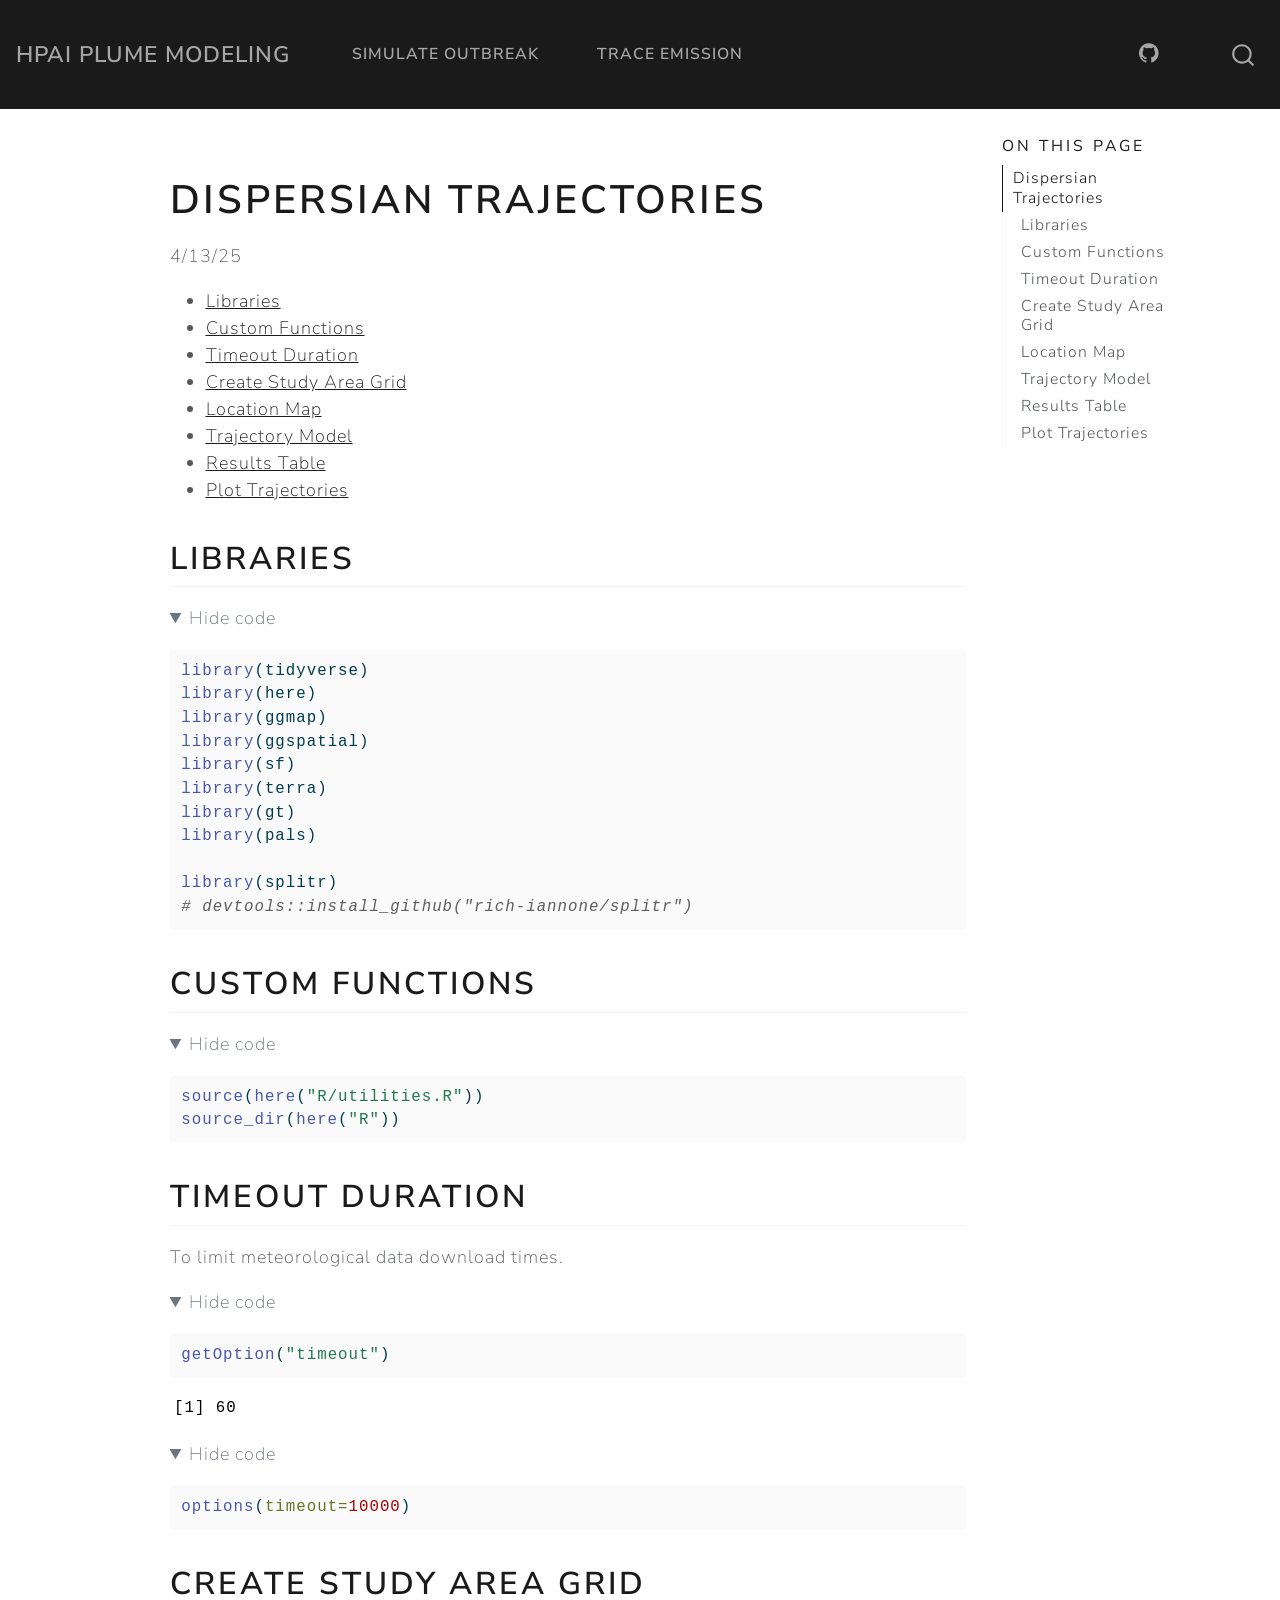
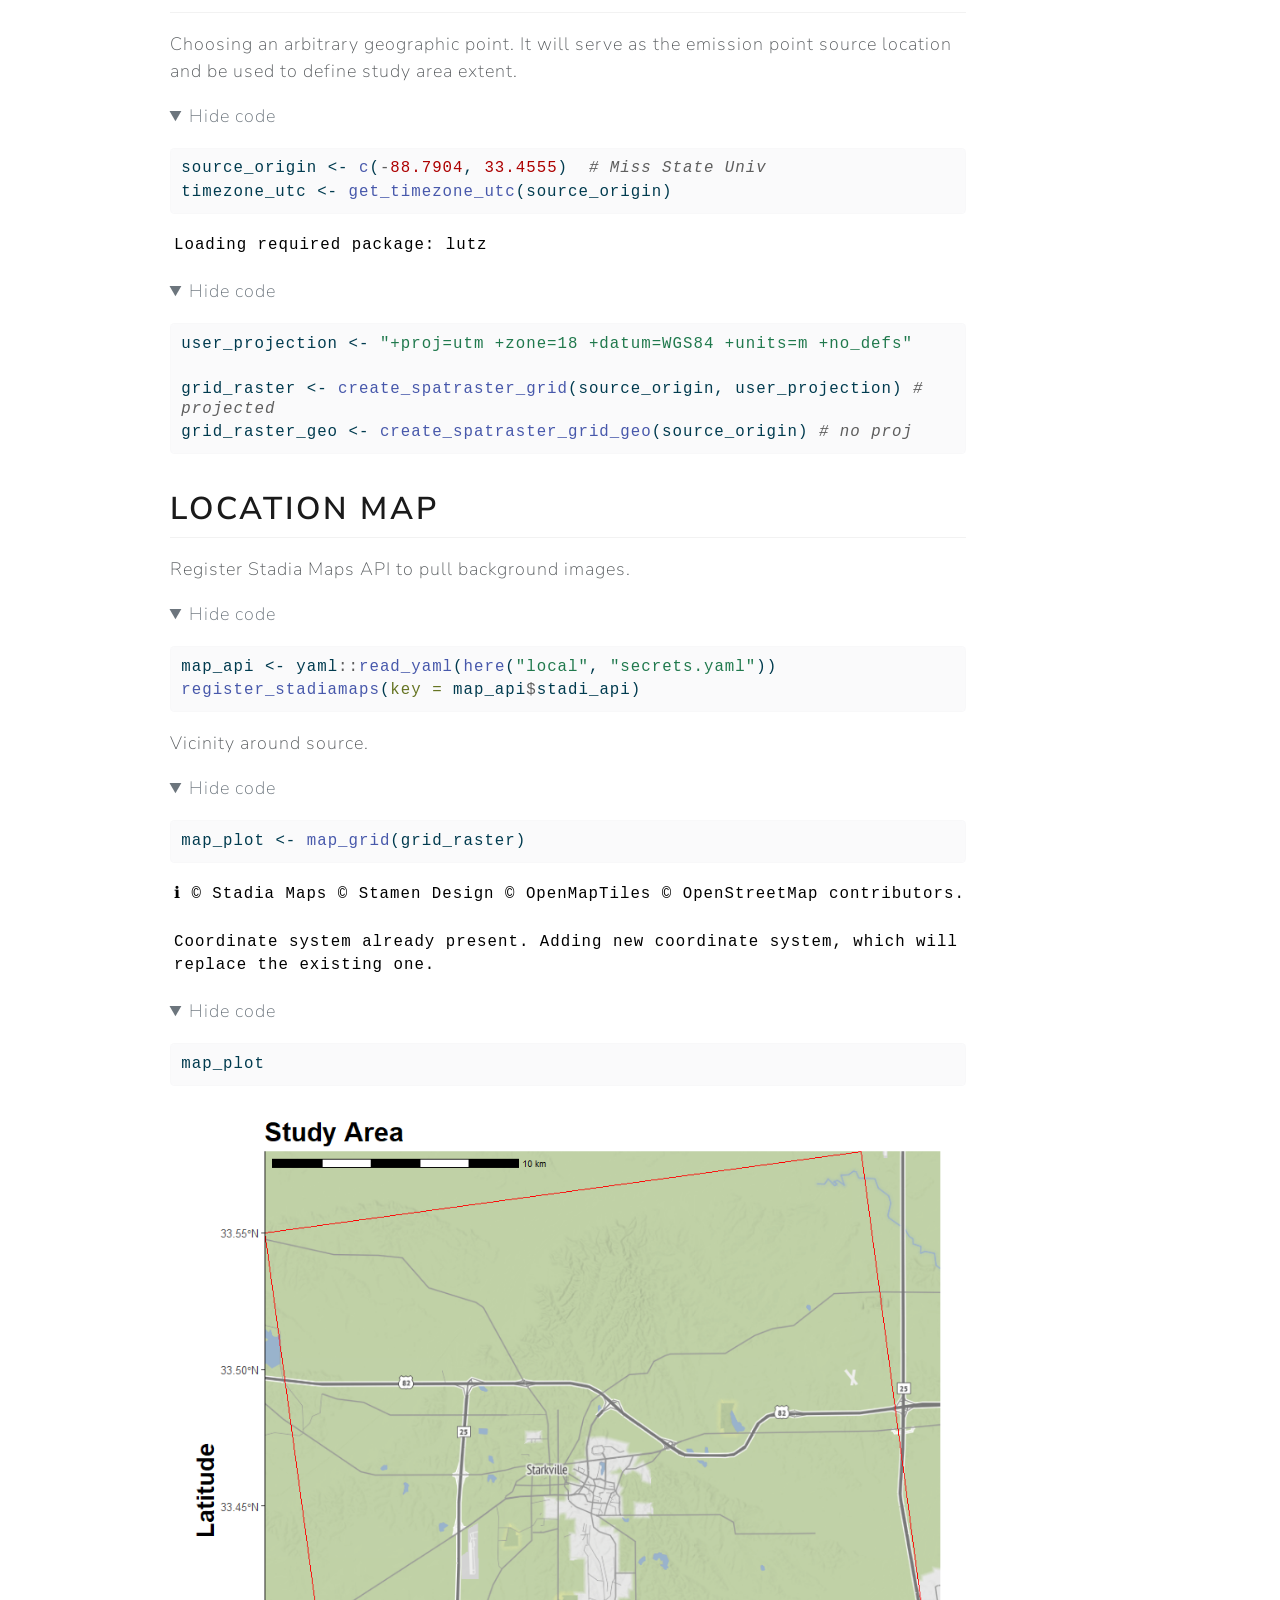
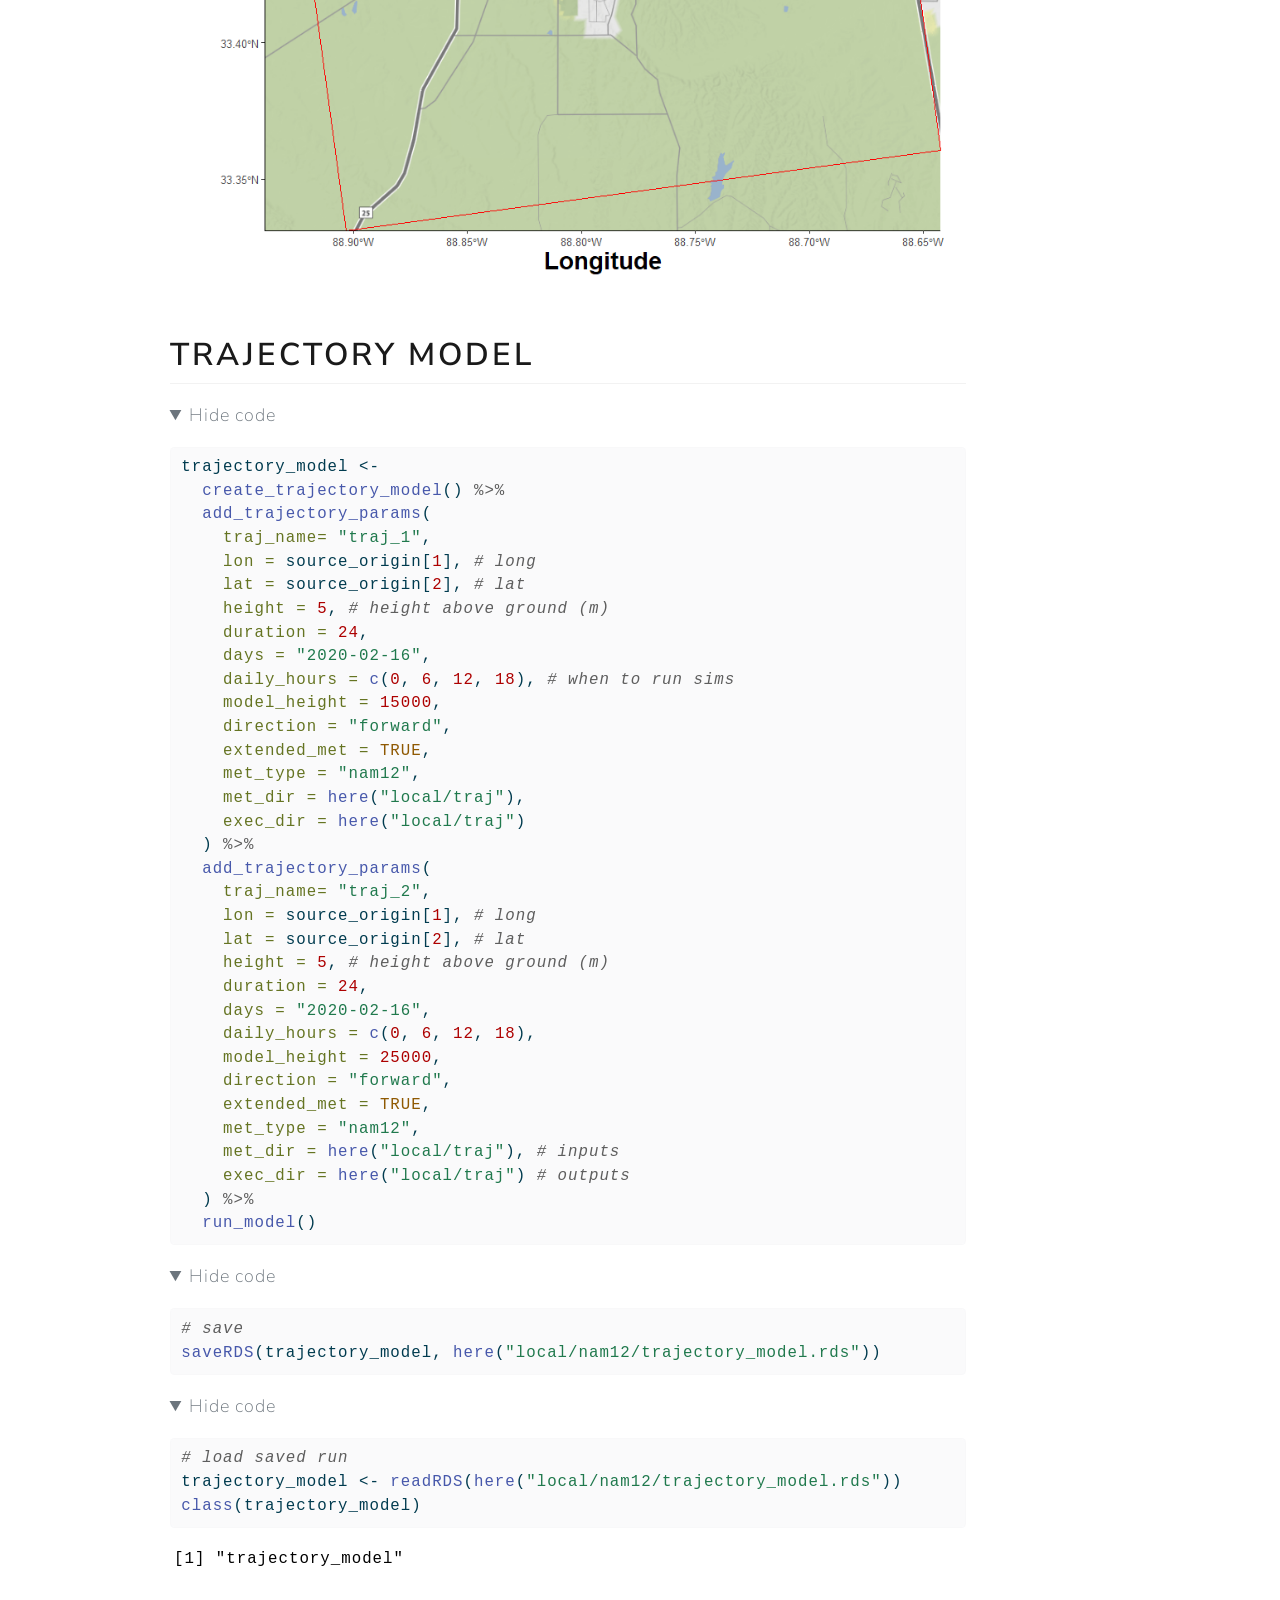
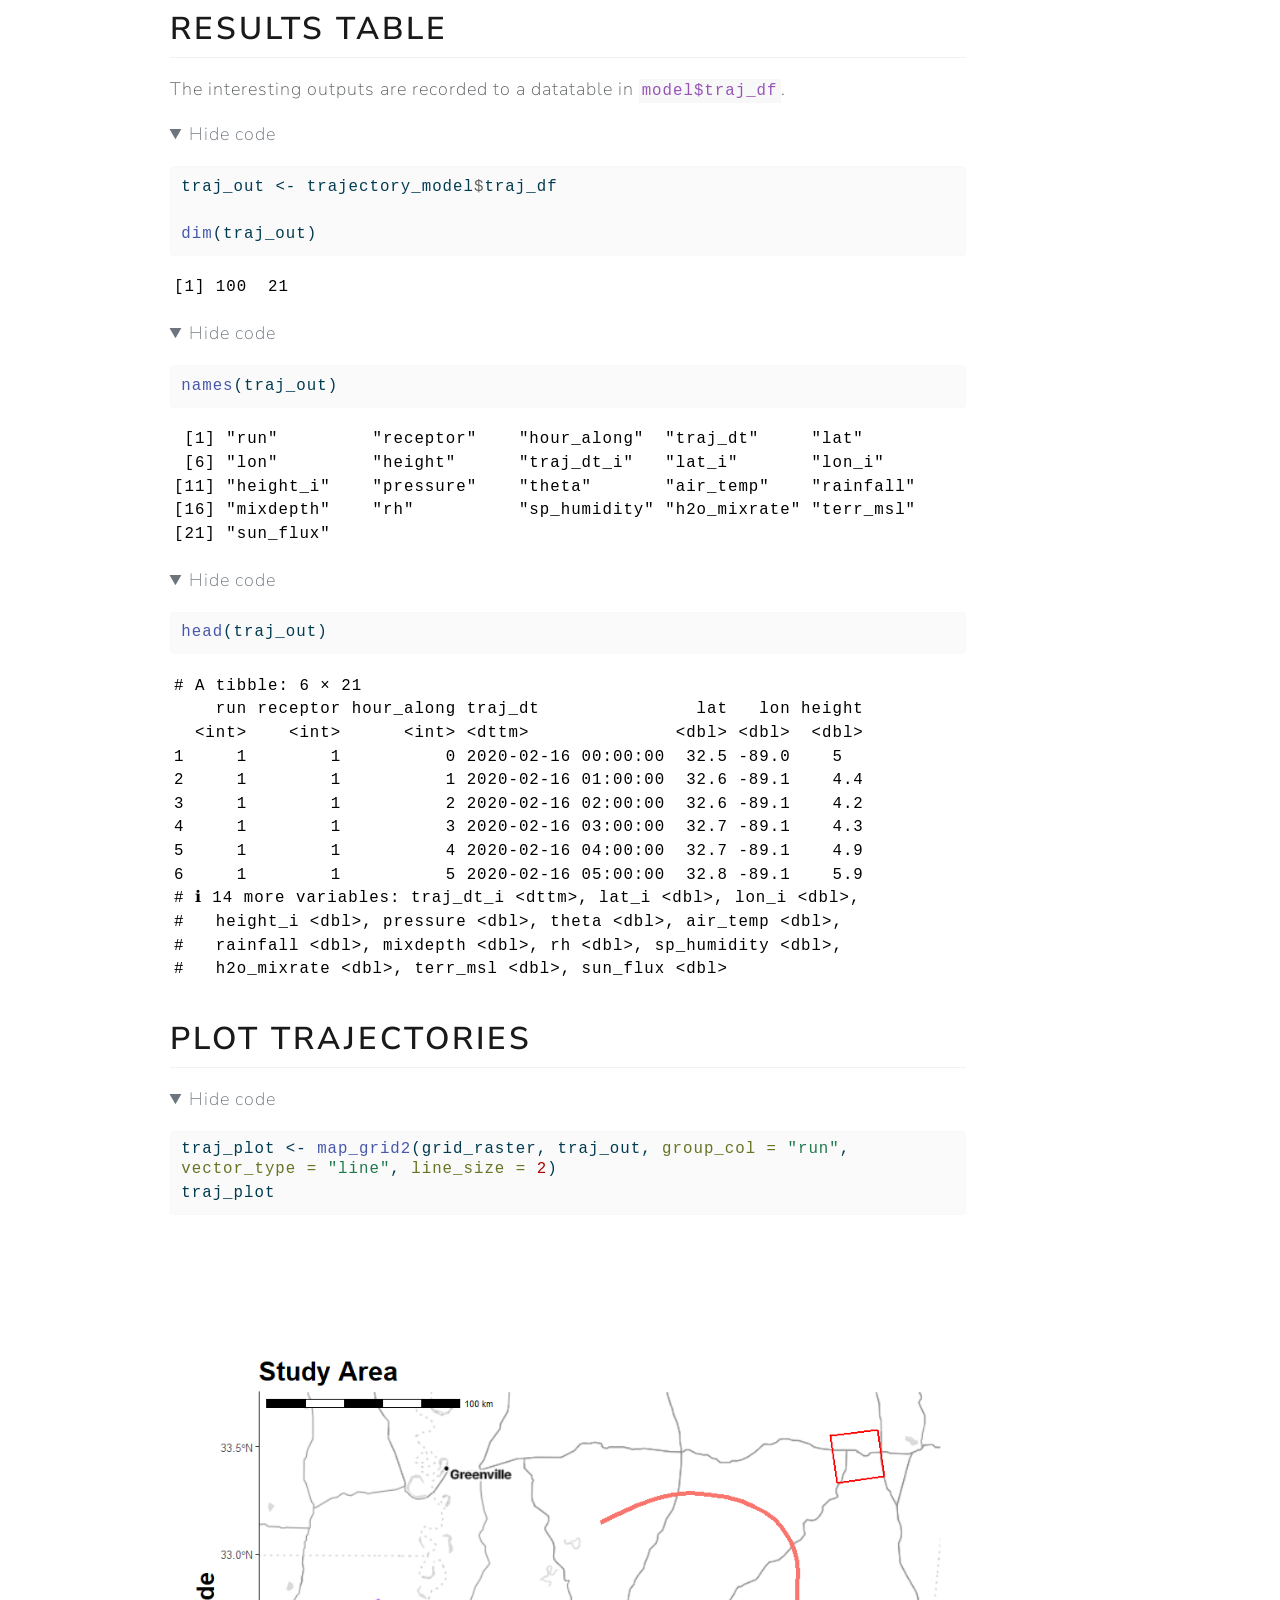
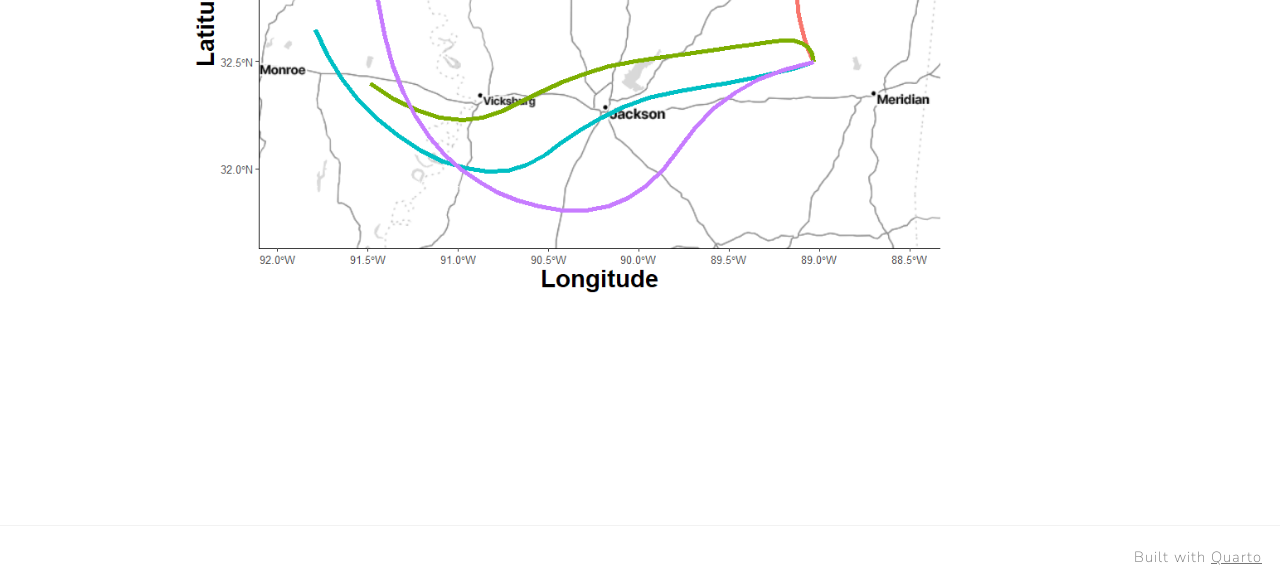
<file: docs/docs/hysplit_trajectory.html>
<!DOCTYPE html>
<html xmlns="http://www.w3.org/1999/xhtml" lang="en" xml:lang="en"><head>

<meta charset="utf-8">
<meta name="generator" content="quarto-1.2.335">

<meta name="viewport" content="width=device-width, initial-scale=1.0, user-scalable=yes">


<title>HPAI Plume Modeling – hysplit_trajectory</title>
<style>
code{white-space: pre-wrap;}
span.smallcaps{font-variant: small-caps;}
div.columns{display: flex; gap: min(4vw, 1.5em);}
div.column{flex: auto; overflow-x: auto;}
div.hanging-indent{margin-left: 1.5em; text-indent: -1.5em;}
ul.task-list{list-style: none;}
ul.task-list li input[type="checkbox"] {
  width: 0.8em;
  margin: 0 0.8em 0.2em -1.6em;
  vertical-align: middle;
}
pre > code.sourceCode { white-space: pre; position: relative; }
pre > code.sourceCode > span { display: inline-block; line-height: 1.25; }
pre > code.sourceCode > span:empty { height: 1.2em; }
.sourceCode { overflow: visible; }
code.sourceCode > span { color: inherit; text-decoration: inherit; }
div.sourceCode { margin: 1em 0; }
pre.sourceCode { margin: 0; }
@media screen {
div.sourceCode { overflow: auto; }
}
@media print {
pre > code.sourceCode { white-space: pre-wrap; }
pre > code.sourceCode > span { text-indent: -5em; padding-left: 5em; }
}
pre.numberSource code
  { counter-reset: source-line 0; }
pre.numberSource code > span
  { position: relative; left: -4em; counter-increment: source-line; }
pre.numberSource code > span > a:first-child::before
  { content: counter(source-line);
    position: relative; left: -1em; text-align: right; vertical-align: baseline;
    border: none; display: inline-block;
    -webkit-touch-callout: none; -webkit-user-select: none;
    -khtml-user-select: none; -moz-user-select: none;
    -ms-user-select: none; user-select: none;
    padding: 0 4px; width: 4em;
    color: #aaaaaa;
  }
pre.numberSource { margin-left: 3em; border-left: 1px solid #aaaaaa;  padding-left: 4px; }
div.sourceCode
  {   }
@media screen {
pre > code.sourceCode > span > a:first-child::before { text-decoration: underline; }
}
code span.al { color: #ff0000; font-weight: bold; } /* Alert */
code span.an { color: #60a0b0; font-weight: bold; font-style: italic; } /* Annotation */
code span.at { color: #7d9029; } /* Attribute */
code span.bn { color: #40a070; } /* BaseN */
code span.bu { color: #008000; } /* BuiltIn */
code span.cf { color: #007020; font-weight: bold; } /* ControlFlow */
code span.ch { color: #4070a0; } /* Char */
code span.cn { color: #880000; } /* Constant */
code span.co { color: #60a0b0; font-style: italic; } /* Comment */
code span.cv { color: #60a0b0; font-weight: bold; font-style: italic; } /* CommentVar */
code span.do { color: #ba2121; font-style: italic; } /* Documentation */
code span.dt { color: #902000; } /* DataType */
code span.dv { color: #40a070; } /* DecVal */
code span.er { color: #ff0000; font-weight: bold; } /* Error */
code span.ex { } /* Extension */
code span.fl { color: #40a070; } /* Float */
code span.fu { color: #06287e; } /* Function */
code span.im { color: #008000; font-weight: bold; } /* Import */
code span.in { color: #60a0b0; font-weight: bold; font-style: italic; } /* Information */
code span.kw { color: #007020; font-weight: bold; } /* Keyword */
code span.op { color: #666666; } /* Operator */
code span.ot { color: #007020; } /* Other */
code span.pp { color: #bc7a00; } /* Preprocessor */
code span.sc { color: #4070a0; } /* SpecialChar */
code span.ss { color: #bb6688; } /* SpecialString */
code span.st { color: #4070a0; } /* String */
code span.va { color: #19177c; } /* Variable */
code span.vs { color: #4070a0; } /* VerbatimString */
code span.wa { color: #60a0b0; font-weight: bold; font-style: italic; } /* Warning */
</style>


<script src="../site_libs/quarto-nav/quarto-nav.js"></script>
<script src="../site_libs/quarto-nav/headroom.min.js"></script>
<script src="../site_libs/clipboard/clipboard.min.js"></script>
<script src="../site_libs/quarto-search/autocomplete.umd.js"></script>
<script src="../site_libs/quarto-search/fuse.min.js"></script>
<script src="../site_libs/quarto-search/quarto-search.js"></script>
<meta name="quarto:offset" content="../">
<script src="../site_libs/quarto-html/quarto.js"></script>
<script src="../site_libs/quarto-html/popper.min.js"></script>
<script src="../site_libs/quarto-html/tippy.umd.min.js"></script>
<script src="../site_libs/quarto-html/anchor.min.js"></script>
<link href="../site_libs/quarto-html/tippy.css" rel="stylesheet">
<link href="../site_libs/quarto-html/quarto-syntax-highlighting.css" rel="stylesheet" id="quarto-text-highlighting-styles">
<script src="../site_libs/bootstrap/bootstrap.min.js"></script>
<link href="../site_libs/bootstrap/bootstrap-icons.css" rel="stylesheet">
<link href="../site_libs/bootstrap/bootstrap.min.css" rel="stylesheet" id="quarto-bootstrap" data-mode="light">
<script id="quarto-search-options" type="application/json">{
  "location": "navbar",
  "copy-button": false,
  "collapse-after": 3,
  "panel-placement": "end",
  "type": "overlay",
  "limit": 20,
  "language": {
    "search-no-results-text": "No results",
    "search-matching-documents-text": "matching documents",
    "search-copy-link-title": "Copy link to search",
    "search-hide-matches-text": "Hide additional matches",
    "search-more-match-text": "more match in this document",
    "search-more-matches-text": "more matches in this document",
    "search-clear-button-title": "Clear",
    "search-detached-cancel-button-title": "Cancel",
    "search-submit-button-title": "Submit"
  }
}</script>


</head>

<body class="nav-fixed">

<div id="quarto-search-results"></div>
  <header id="quarto-header" class="headroom fixed-top">
    <nav class="navbar navbar-expand-lg navbar-dark ">
      <div class="navbar-container container-fluid">
      <div class="navbar-brand-container">
    <a class="navbar-brand" href="../index.html">
    <span class="navbar-title">HPAI Plume Modeling</span>
    </a>
  </div>
          <button class="navbar-toggler" type="button" data-bs-toggle="collapse" data-bs-target="#navbarCollapse" aria-controls="navbarCollapse" aria-expanded="false" aria-label="Toggle navigation" onclick="if (window.quartoToggleHeadroom) { window.quartoToggleHeadroom(); }">
  <span class="navbar-toggler-icon"></span>
</button>
          <div class="collapse navbar-collapse" id="navbarCollapse">
            <ul class="navbar-nav navbar-nav-scroll me-auto">
  <li class="nav-item">
    <a class="nav-link" href="../simulate_outbreak.html">
 <span class="menu-text">Simulate Outbreak</span></a>
  </li>  
  <li class="nav-item">
    <a class="nav-link" href="../trace_emission_source.html">
 <span class="menu-text">Trace Emission</span></a>
  </li>  
</ul>
            <ul class="navbar-nav navbar-nav-scroll ms-auto">
  <li class="nav-item compact">
    <a class="nav-link" href="https://github.com/JMHumphreys/EpiPlume"><i class="bi bi-github" role="img">
</i> 
 <span class="menu-text"></span></a>
  </li>  
</ul>
              <div id="quarto-search" class="" title="Search"></div>
          </div> <!-- /navcollapse -->
      </div> <!-- /container-fluid -->
    </nav>
</header>
<!-- content -->
<div id="quarto-content" class="quarto-container page-columns page-rows-contents page-layout-article page-navbar">
<!-- sidebar -->
<!-- margin-sidebar -->
    <div id="quarto-margin-sidebar" class="sidebar margin-sidebar">
        <nav id="TOC" role="doc-toc" class="toc-active">
    <h2 id="toc-title">On this page</h2>
   
  <ul>
  <li><a href="#dispersian-trajectories" id="toc-dispersian-trajectories" class="nav-link active" data-scroll-target="#dispersian-trajectories">Dispersian Trajectories</a>
  <ul class="collapse">
  <li><a href="#libraries" id="toc-libraries" class="nav-link" data-scroll-target="#libraries">Libraries</a></li>
  <li><a href="#custom-functions" id="toc-custom-functions" class="nav-link" data-scroll-target="#custom-functions">Custom Functions</a></li>
  <li><a href="#timeout-duration" id="toc-timeout-duration" class="nav-link" data-scroll-target="#timeout-duration">Timeout Duration</a></li>
  <li><a href="#create-study-area-grid" id="toc-create-study-area-grid" class="nav-link" data-scroll-target="#create-study-area-grid">Create Study Area Grid</a></li>
  <li><a href="#location-map" id="toc-location-map" class="nav-link" data-scroll-target="#location-map">Location Map</a></li>
  <li><a href="#trajectory-model" id="toc-trajectory-model" class="nav-link" data-scroll-target="#trajectory-model">Trajectory Model</a></li>
  <li><a href="#results-table" id="toc-results-table" class="nav-link" data-scroll-target="#results-table">Results Table</a></li>
  <li><a href="#plot-trajectories" id="toc-plot-trajectories" class="nav-link" data-scroll-target="#plot-trajectories">Plot Trajectories</a></li>
  </ul></li>
  </ul>
</nav>
    </div>
<!-- main -->
<main class="content" id="quarto-document-content">



<section id="dispersian-trajectories" class="level1">
<h1>Dispersian Trajectories</h1>
<p>4/13/25</p>
<ul>
<li><a href="#libraries" id="toc-libraries">Libraries</a></li>
<li><a href="#custom-functions" id="toc-custom-functions">Custom Functions</a></li>
<li><a href="#timeout-duration" id="toc-timeout-duration">Timeout Duration</a></li>
<li><a href="#create-study-area-grid" id="toc-create-study-area-grid">Create Study Area Grid</a></li>
<li><a href="#location-map" id="toc-location-map">Location Map</a></li>
<li><a href="#trajectory-model" id="toc-trajectory-model">Trajectory Model</a></li>
<li><a href="#results-table" id="toc-results-table">Results Table</a></li>
<li><a href="#plot-trajectories" id="toc-plot-trajectories">Plot Trajectories</a></li>
</ul>
<section id="libraries" class="level2">
<h2 class="anchored" data-anchor-id="libraries">Libraries</h2>
<details open="">
<summary>
Hide code
</summary>
<div class="sourceCode" id="cb1"><pre class="sourceCode r code-with-copy"><code class="sourceCode r"><span id="cb1-1"><a href="#cb1-1" aria-hidden="true" tabindex="-1"></a><span class="fu">library</span>(tidyverse)</span>
<span id="cb1-2"><a href="#cb1-2" aria-hidden="true" tabindex="-1"></a><span class="fu">library</span>(here)</span>
<span id="cb1-3"><a href="#cb1-3" aria-hidden="true" tabindex="-1"></a><span class="fu">library</span>(ggmap)</span>
<span id="cb1-4"><a href="#cb1-4" aria-hidden="true" tabindex="-1"></a><span class="fu">library</span>(ggspatial)</span>
<span id="cb1-5"><a href="#cb1-5" aria-hidden="true" tabindex="-1"></a><span class="fu">library</span>(sf)</span>
<span id="cb1-6"><a href="#cb1-6" aria-hidden="true" tabindex="-1"></a><span class="fu">library</span>(terra)</span>
<span id="cb1-7"><a href="#cb1-7" aria-hidden="true" tabindex="-1"></a><span class="fu">library</span>(gt)</span>
<span id="cb1-8"><a href="#cb1-8" aria-hidden="true" tabindex="-1"></a><span class="fu">library</span>(pals)</span>
<span id="cb1-9"><a href="#cb1-9" aria-hidden="true" tabindex="-1"></a></span>
<span id="cb1-10"><a href="#cb1-10" aria-hidden="true" tabindex="-1"></a><span class="fu">library</span>(splitr)</span>
<span id="cb1-11"><a href="#cb1-11" aria-hidden="true" tabindex="-1"></a><span class="co"># devtools::install_github("rich-iannone/splitr")</span></span></code><button title="Copy to Clipboard" class="code-copy-button"><i class="bi"></i></button></pre></div>
</details>
</section>
<section id="custom-functions" class="level2">
<h2 class="anchored" data-anchor-id="custom-functions">Custom Functions</h2>
<details open="">
<summary>
Hide code
</summary>
<div class="sourceCode" id="cb2"><pre class="sourceCode r code-with-copy"><code class="sourceCode r"><span id="cb2-1"><a href="#cb2-1" aria-hidden="true" tabindex="-1"></a><span class="fu">source</span>(<span class="fu">here</span>(<span class="st">"R/utilities.R"</span>))</span>
<span id="cb2-2"><a href="#cb2-2" aria-hidden="true" tabindex="-1"></a><span class="fu">source_dir</span>(<span class="fu">here</span>(<span class="st">"R"</span>))</span></code><button title="Copy to Clipboard" class="code-copy-button"><i class="bi"></i></button></pre></div>
</details>
</section>
<section id="timeout-duration" class="level2">
<h2 class="anchored" data-anchor-id="timeout-duration">Timeout Duration</h2>
<p>To limit meteorological data download times.</p>
<details open="">
<summary>
Hide code
</summary>
<div class="sourceCode" id="cb3"><pre class="sourceCode r code-with-copy"><code class="sourceCode r"><span id="cb3-1"><a href="#cb3-1" aria-hidden="true" tabindex="-1"></a><span class="fu">getOption</span>(<span class="st">"timeout"</span>)</span></code><button title="Copy to Clipboard" class="code-copy-button"><i class="bi"></i></button></pre></div>
</details>
<pre><code>[1] 60</code></pre>
<details open="">
<summary>
Hide code
</summary>
<div class="sourceCode" id="cb5"><pre class="sourceCode r code-with-copy"><code class="sourceCode r"><span id="cb5-1"><a href="#cb5-1" aria-hidden="true" tabindex="-1"></a><span class="fu">options</span>(<span class="at">timeout=</span><span class="dv">10000</span>)</span></code><button title="Copy to Clipboard" class="code-copy-button"><i class="bi"></i></button></pre></div>
</details>
</section>
<section id="create-study-area-grid" class="level2">
<h2 class="anchored" data-anchor-id="create-study-area-grid">Create Study Area Grid</h2>
<p>Choosing an arbitrary geographic point. It will serve as the emission point source location and be used to define study area extent.</p>
<details open="">
<summary>
Hide code
</summary>
<div class="sourceCode" id="cb6"><pre class="sourceCode r code-with-copy"><code class="sourceCode r"><span id="cb6-1"><a href="#cb6-1" aria-hidden="true" tabindex="-1"></a>source_origin <span class="ot">&lt;-</span> <span class="fu">c</span>(<span class="sc">-</span><span class="fl">88.7904</span>, <span class="fl">33.4555</span>)  <span class="co"># Miss State Univ</span></span>
<span id="cb6-2"><a href="#cb6-2" aria-hidden="true" tabindex="-1"></a>timezone_utc <span class="ot">&lt;-</span> <span class="fu">get_timezone_utc</span>(source_origin)</span></code><button title="Copy to Clipboard" class="code-copy-button"><i class="bi"></i></button></pre></div>
</details>
<pre><code>Loading required package: lutz</code></pre>
<details open="">
<summary>
Hide code
</summary>
<div class="sourceCode" id="cb8"><pre class="sourceCode r code-with-copy"><code class="sourceCode r"><span id="cb8-1"><a href="#cb8-1" aria-hidden="true" tabindex="-1"></a>user_projection <span class="ot">&lt;-</span> <span class="st">"+proj=utm +zone=18 +datum=WGS84 +units=m +no_defs"</span></span>
<span id="cb8-2"><a href="#cb8-2" aria-hidden="true" tabindex="-1"></a></span>
<span id="cb8-3"><a href="#cb8-3" aria-hidden="true" tabindex="-1"></a>grid_raster <span class="ot">&lt;-</span> <span class="fu">create_spatraster_grid</span>(source_origin, user_projection) <span class="co"># projected</span></span>
<span id="cb8-4"><a href="#cb8-4" aria-hidden="true" tabindex="-1"></a>grid_raster_geo <span class="ot">&lt;-</span> <span class="fu">create_spatraster_grid_geo</span>(source_origin) <span class="co"># no proj</span></span></code><button title="Copy to Clipboard" class="code-copy-button"><i class="bi"></i></button></pre></div>
</details>
</section>
<section id="location-map" class="level2">
<h2 class="anchored" data-anchor-id="location-map">Location Map</h2>
<p>Register Stadia Maps API to pull background images.</p>
<details open="">
<summary>
Hide code
</summary>
<div class="sourceCode" id="cb9"><pre class="sourceCode r code-with-copy"><code class="sourceCode r"><span id="cb9-1"><a href="#cb9-1" aria-hidden="true" tabindex="-1"></a>map_api <span class="ot">&lt;-</span> yaml<span class="sc">::</span><span class="fu">read_yaml</span>(<span class="fu">here</span>(<span class="st">"local"</span>, <span class="st">"secrets.yaml"</span>))</span>
<span id="cb9-2"><a href="#cb9-2" aria-hidden="true" tabindex="-1"></a><span class="fu">register_stadiamaps</span>(<span class="at">key =</span> map_api<span class="sc">$</span>stadi_api)</span></code><button title="Copy to Clipboard" class="code-copy-button"><i class="bi"></i></button></pre></div>
</details>
<p>Vicinity around source.</p>
<details open="">
<summary>
Hide code
</summary>
<div class="sourceCode" id="cb10"><pre class="sourceCode r code-with-copy"><code class="sourceCode r"><span id="cb10-1"><a href="#cb10-1" aria-hidden="true" tabindex="-1"></a>map_plot <span class="ot">&lt;-</span> <span class="fu">map_grid</span>(grid_raster)</span></code><button title="Copy to Clipboard" class="code-copy-button"><i class="bi"></i></button></pre></div>
</details>
<pre><code>ℹ © Stadia Maps © Stamen Design © OpenMapTiles © OpenStreetMap contributors.

Coordinate system already present. Adding new coordinate system, which will
replace the existing one.</code></pre>
<details open="">
<summary>
Hide code
</summary>
<div class="sourceCode" id="cb12"><pre class="sourceCode r code-with-copy"><code class="sourceCode r"><span id="cb12-1"><a href="#cb12-1" aria-hidden="true" tabindex="-1"></a>map_plot</span></code><button title="Copy to Clipboard" class="code-copy-button"><i class="bi"></i></button></pre></div>
</details>
<p><img src="hysplit_trajectory_files/figure-commonmark/unnamed-chunk-6-1.png" class="img-fluid"></p>
</section>
<section id="trajectory-model" class="level2">
<h2 class="anchored" data-anchor-id="trajectory-model">Trajectory Model</h2>
<details open="">
<summary>
Hide code
</summary>
<div class="sourceCode" id="cb13"><pre class="sourceCode r code-with-copy"><code class="sourceCode r"><span id="cb13-1"><a href="#cb13-1" aria-hidden="true" tabindex="-1"></a>trajectory_model <span class="ot">&lt;-</span></span>
<span id="cb13-2"><a href="#cb13-2" aria-hidden="true" tabindex="-1"></a>  <span class="fu">create_trajectory_model</span>() <span class="sc">%&gt;%</span></span>
<span id="cb13-3"><a href="#cb13-3" aria-hidden="true" tabindex="-1"></a>  <span class="fu">add_trajectory_params</span>(</span>
<span id="cb13-4"><a href="#cb13-4" aria-hidden="true" tabindex="-1"></a>    <span class="at">traj_name=</span> <span class="st">"traj_1"</span>,</span>
<span id="cb13-5"><a href="#cb13-5" aria-hidden="true" tabindex="-1"></a>    <span class="at">lon =</span> source_origin[<span class="dv">1</span>], <span class="co"># long</span></span>
<span id="cb13-6"><a href="#cb13-6" aria-hidden="true" tabindex="-1"></a>    <span class="at">lat =</span> source_origin[<span class="dv">2</span>], <span class="co"># lat</span></span>
<span id="cb13-7"><a href="#cb13-7" aria-hidden="true" tabindex="-1"></a>    <span class="at">height =</span> <span class="dv">5</span>, <span class="co"># height above ground (m)</span></span>
<span id="cb13-8"><a href="#cb13-8" aria-hidden="true" tabindex="-1"></a>    <span class="at">duration =</span> <span class="dv">24</span>,</span>
<span id="cb13-9"><a href="#cb13-9" aria-hidden="true" tabindex="-1"></a>    <span class="at">days =</span> <span class="st">"2020-02-16"</span>,</span>
<span id="cb13-10"><a href="#cb13-10" aria-hidden="true" tabindex="-1"></a>    <span class="at">daily_hours =</span> <span class="fu">c</span>(<span class="dv">0</span>, <span class="dv">6</span>, <span class="dv">12</span>, <span class="dv">18</span>), <span class="co"># when to run sims</span></span>
<span id="cb13-11"><a href="#cb13-11" aria-hidden="true" tabindex="-1"></a>    <span class="at">model_height =</span> <span class="dv">15000</span>,</span>
<span id="cb13-12"><a href="#cb13-12" aria-hidden="true" tabindex="-1"></a>    <span class="at">direction =</span> <span class="st">"forward"</span>,</span>
<span id="cb13-13"><a href="#cb13-13" aria-hidden="true" tabindex="-1"></a>    <span class="at">extended_met =</span> <span class="cn">TRUE</span>,</span>
<span id="cb13-14"><a href="#cb13-14" aria-hidden="true" tabindex="-1"></a>    <span class="at">met_type =</span> <span class="st">"nam12"</span>,</span>
<span id="cb13-15"><a href="#cb13-15" aria-hidden="true" tabindex="-1"></a>    <span class="at">met_dir =</span> <span class="fu">here</span>(<span class="st">"local/traj"</span>),</span>
<span id="cb13-16"><a href="#cb13-16" aria-hidden="true" tabindex="-1"></a>    <span class="at">exec_dir =</span> <span class="fu">here</span>(<span class="st">"local/traj"</span>)</span>
<span id="cb13-17"><a href="#cb13-17" aria-hidden="true" tabindex="-1"></a>  ) <span class="sc">%&gt;%</span></span>
<span id="cb13-18"><a href="#cb13-18" aria-hidden="true" tabindex="-1"></a>  <span class="fu">add_trajectory_params</span>(</span>
<span id="cb13-19"><a href="#cb13-19" aria-hidden="true" tabindex="-1"></a>    <span class="at">traj_name=</span> <span class="st">"traj_2"</span>,</span>
<span id="cb13-20"><a href="#cb13-20" aria-hidden="true" tabindex="-1"></a>    <span class="at">lon =</span> source_origin[<span class="dv">1</span>], <span class="co"># long</span></span>
<span id="cb13-21"><a href="#cb13-21" aria-hidden="true" tabindex="-1"></a>    <span class="at">lat =</span> source_origin[<span class="dv">2</span>], <span class="co"># lat</span></span>
<span id="cb13-22"><a href="#cb13-22" aria-hidden="true" tabindex="-1"></a>    <span class="at">height =</span> <span class="dv">5</span>, <span class="co"># height above ground (m)</span></span>
<span id="cb13-23"><a href="#cb13-23" aria-hidden="true" tabindex="-1"></a>    <span class="at">duration =</span> <span class="dv">24</span>,</span>
<span id="cb13-24"><a href="#cb13-24" aria-hidden="true" tabindex="-1"></a>    <span class="at">days =</span> <span class="st">"2020-02-16"</span>,</span>
<span id="cb13-25"><a href="#cb13-25" aria-hidden="true" tabindex="-1"></a>    <span class="at">daily_hours =</span> <span class="fu">c</span>(<span class="dv">0</span>, <span class="dv">6</span>, <span class="dv">12</span>, <span class="dv">18</span>),</span>
<span id="cb13-26"><a href="#cb13-26" aria-hidden="true" tabindex="-1"></a>    <span class="at">model_height =</span> <span class="dv">25000</span>,</span>
<span id="cb13-27"><a href="#cb13-27" aria-hidden="true" tabindex="-1"></a>    <span class="at">direction =</span> <span class="st">"forward"</span>,</span>
<span id="cb13-28"><a href="#cb13-28" aria-hidden="true" tabindex="-1"></a>    <span class="at">extended_met =</span> <span class="cn">TRUE</span>,</span>
<span id="cb13-29"><a href="#cb13-29" aria-hidden="true" tabindex="-1"></a>    <span class="at">met_type =</span> <span class="st">"nam12"</span>,</span>
<span id="cb13-30"><a href="#cb13-30" aria-hidden="true" tabindex="-1"></a>    <span class="at">met_dir =</span> <span class="fu">here</span>(<span class="st">"local/traj"</span>), <span class="co"># inputs</span></span>
<span id="cb13-31"><a href="#cb13-31" aria-hidden="true" tabindex="-1"></a>    <span class="at">exec_dir =</span> <span class="fu">here</span>(<span class="st">"local/traj"</span>) <span class="co"># outputs</span></span>
<span id="cb13-32"><a href="#cb13-32" aria-hidden="true" tabindex="-1"></a>  ) <span class="sc">%&gt;%</span></span>
<span id="cb13-33"><a href="#cb13-33" aria-hidden="true" tabindex="-1"></a>  <span class="fu">run_model</span>()</span></code><button title="Copy to Clipboard" class="code-copy-button"><i class="bi"></i></button></pre></div>
</details>
<details open="">
<summary>
Hide code
</summary>
<div class="sourceCode" id="cb14"><pre class="sourceCode r code-with-copy"><code class="sourceCode r"><span id="cb14-1"><a href="#cb14-1" aria-hidden="true" tabindex="-1"></a><span class="co"># save</span></span>
<span id="cb14-2"><a href="#cb14-2" aria-hidden="true" tabindex="-1"></a><span class="fu">saveRDS</span>(trajectory_model, <span class="fu">here</span>(<span class="st">"local/nam12/trajectory_model.rds"</span>))</span></code><button title="Copy to Clipboard" class="code-copy-button"><i class="bi"></i></button></pre></div>
</details>
<details open="">
<summary>
Hide code
</summary>
<div class="sourceCode" id="cb15"><pre class="sourceCode r code-with-copy"><code class="sourceCode r"><span id="cb15-1"><a href="#cb15-1" aria-hidden="true" tabindex="-1"></a><span class="co"># load saved run</span></span>
<span id="cb15-2"><a href="#cb15-2" aria-hidden="true" tabindex="-1"></a>trajectory_model <span class="ot">&lt;-</span> <span class="fu">readRDS</span>(<span class="fu">here</span>(<span class="st">"local/nam12/trajectory_model.rds"</span>))</span>
<span id="cb15-3"><a href="#cb15-3" aria-hidden="true" tabindex="-1"></a><span class="fu">class</span>(trajectory_model)</span></code><button title="Copy to Clipboard" class="code-copy-button"><i class="bi"></i></button></pre></div>
</details>
<pre><code>[1] "trajectory_model"</code></pre>
</section>
<section id="results-table" class="level2">
<h2 class="anchored" data-anchor-id="results-table">Results Table</h2>
<p>The interesting outputs are recorded to a datatable in <code>model$traj_df</code>.</p>
<details open="">
<summary>
Hide code
</summary>
<div class="sourceCode" id="cb17"><pre class="sourceCode r code-with-copy"><code class="sourceCode r"><span id="cb17-1"><a href="#cb17-1" aria-hidden="true" tabindex="-1"></a>traj_out <span class="ot">&lt;-</span> trajectory_model<span class="sc">$</span>traj_df</span>
<span id="cb17-2"><a href="#cb17-2" aria-hidden="true" tabindex="-1"></a></span>
<span id="cb17-3"><a href="#cb17-3" aria-hidden="true" tabindex="-1"></a><span class="fu">dim</span>(traj_out) </span></code><button title="Copy to Clipboard" class="code-copy-button"><i class="bi"></i></button></pre></div>
</details>
<pre><code>[1] 100  21</code></pre>
<details open="">
<summary>
Hide code
</summary>
<div class="sourceCode" id="cb19"><pre class="sourceCode r code-with-copy"><code class="sourceCode r"><span id="cb19-1"><a href="#cb19-1" aria-hidden="true" tabindex="-1"></a><span class="fu">names</span>(traj_out)</span></code><button title="Copy to Clipboard" class="code-copy-button"><i class="bi"></i></button></pre></div>
</details>
<pre><code> [1] "run"         "receptor"    "hour_along"  "traj_dt"     "lat"        
 [6] "lon"         "height"      "traj_dt_i"   "lat_i"       "lon_i"      
[11] "height_i"    "pressure"    "theta"       "air_temp"    "rainfall"   
[16] "mixdepth"    "rh"          "sp_humidity" "h2o_mixrate" "terr_msl"   
[21] "sun_flux"   </code></pre>
<details open="">
<summary>
Hide code
</summary>
<div class="sourceCode" id="cb21"><pre class="sourceCode r code-with-copy"><code class="sourceCode r"><span id="cb21-1"><a href="#cb21-1" aria-hidden="true" tabindex="-1"></a><span class="fu">head</span>(traj_out)</span></code><button title="Copy to Clipboard" class="code-copy-button"><i class="bi"></i></button></pre></div>
</details>
<pre><code># A tibble: 6 × 21
    run receptor hour_along traj_dt               lat   lon height
  &lt;int&gt;    &lt;int&gt;      &lt;int&gt; &lt;dttm&gt;              &lt;dbl&gt; &lt;dbl&gt;  &lt;dbl&gt;
1     1        1          0 2020-02-16 00:00:00  32.5 -89.0    5  
2     1        1          1 2020-02-16 01:00:00  32.6 -89.1    4.4
3     1        1          2 2020-02-16 02:00:00  32.6 -89.1    4.2
4     1        1          3 2020-02-16 03:00:00  32.7 -89.1    4.3
5     1        1          4 2020-02-16 04:00:00  32.7 -89.1    4.9
6     1        1          5 2020-02-16 05:00:00  32.8 -89.1    5.9
# ℹ 14 more variables: traj_dt_i &lt;dttm&gt;, lat_i &lt;dbl&gt;, lon_i &lt;dbl&gt;,
#   height_i &lt;dbl&gt;, pressure &lt;dbl&gt;, theta &lt;dbl&gt;, air_temp &lt;dbl&gt;,
#   rainfall &lt;dbl&gt;, mixdepth &lt;dbl&gt;, rh &lt;dbl&gt;, sp_humidity &lt;dbl&gt;,
#   h2o_mixrate &lt;dbl&gt;, terr_msl &lt;dbl&gt;, sun_flux &lt;dbl&gt;</code></pre>
</section>
<section id="plot-trajectories" class="level2">
<h2 class="anchored" data-anchor-id="plot-trajectories">Plot Trajectories</h2>
<details open="">
<summary>
Hide code
</summary>
<div class="sourceCode" id="cb23"><pre class="sourceCode r code-with-copy"><code class="sourceCode r"><span id="cb23-1"><a href="#cb23-1" aria-hidden="true" tabindex="-1"></a>traj_plot <span class="ot">&lt;-</span> <span class="fu">map_grid2</span>(grid_raster, traj_out, <span class="at">group_col =</span> <span class="st">"run"</span>, <span class="at">vector_type =</span> <span class="st">"line"</span>, <span class="at">line_size =</span> <span class="dv">2</span>)</span>
<span id="cb23-2"><a href="#cb23-2" aria-hidden="true" tabindex="-1"></a>traj_plot</span></code><button title="Copy to Clipboard" class="code-copy-button"><i class="bi"></i></button></pre></div>
</details>
<p><img src="hysplit_trajectory_files/figure-commonmark/unnamed-chunk-11-1.png" class="img-fluid"></p>


</section>
</section>

</main> <!-- /main -->
<script id="quarto-html-after-body" type="application/javascript">
window.document.addEventListener("DOMContentLoaded", function (event) {
  const toggleBodyColorMode = (bsSheetEl) => {
    const mode = bsSheetEl.getAttribute("data-mode");
    const bodyEl = window.document.querySelector("body");
    if (mode === "dark") {
      bodyEl.classList.add("quarto-dark");
      bodyEl.classList.remove("quarto-light");
    } else {
      bodyEl.classList.add("quarto-light");
      bodyEl.classList.remove("quarto-dark");
    }
  }
  const toggleBodyColorPrimary = () => {
    const bsSheetEl = window.document.querySelector("link#quarto-bootstrap");
    if (bsSheetEl) {
      toggleBodyColorMode(bsSheetEl);
    }
  }
  toggleBodyColorPrimary();  
  const icon = "";
  const anchorJS = new window.AnchorJS();
  anchorJS.options = {
    placement: 'right',
    icon: icon
  };
  anchorJS.add('.anchored');
  const clipboard = new window.ClipboardJS('.code-copy-button', {
    target: function(trigger) {
      return trigger.previousElementSibling;
    }
  });
  clipboard.on('success', function(e) {
    // button target
    const button = e.trigger;
    // don't keep focus
    button.blur();
    // flash "checked"
    button.classList.add('code-copy-button-checked');
    var currentTitle = button.getAttribute("title");
    button.setAttribute("title", "Copied!");
    let tooltip;
    if (window.bootstrap) {
      button.setAttribute("data-bs-toggle", "tooltip");
      button.setAttribute("data-bs-placement", "left");
      button.setAttribute("data-bs-title", "Copied!");
      tooltip = new bootstrap.Tooltip(button, 
        { trigger: "manual", 
          customClass: "code-copy-button-tooltip",
          offset: [0, -8]});
      tooltip.show();    
    }
    setTimeout(function() {
      if (tooltip) {
        tooltip.hide();
        button.removeAttribute("data-bs-title");
        button.removeAttribute("data-bs-toggle");
        button.removeAttribute("data-bs-placement");
      }
      button.setAttribute("title", currentTitle);
      button.classList.remove('code-copy-button-checked');
    }, 1000);
    // clear code selection
    e.clearSelection();
  });
  function tippyHover(el, contentFn) {
    const config = {
      allowHTML: true,
      content: contentFn,
      maxWidth: 500,
      delay: 100,
      arrow: false,
      appendTo: function(el) {
          return el.parentElement;
      },
      interactive: true,
      interactiveBorder: 10,
      theme: 'quarto',
      placement: 'bottom-start'
    };
    window.tippy(el, config); 
  }
  const noterefs = window.document.querySelectorAll('a[role="doc-noteref"]');
  for (var i=0; i<noterefs.length; i++) {
    const ref = noterefs[i];
    tippyHover(ref, function() {
      // use id or data attribute instead here
      let href = ref.getAttribute('data-footnote-href') || ref.getAttribute('href');
      try { href = new URL(href).hash; } catch {}
      const id = href.replace(/^#\/?/, "");
      const note = window.document.getElementById(id);
      return note.innerHTML;
    });
  }
  const findCites = (el) => {
    const parentEl = el.parentElement;
    if (parentEl) {
      const cites = parentEl.dataset.cites;
      if (cites) {
        return {
          el,
          cites: cites.split(' ')
        };
      } else {
        return findCites(el.parentElement)
      }
    } else {
      return undefined;
    }
  };
  var bibliorefs = window.document.querySelectorAll('a[role="doc-biblioref"]');
  for (var i=0; i<bibliorefs.length; i++) {
    const ref = bibliorefs[i];
    const citeInfo = findCites(ref);
    if (citeInfo) {
      tippyHover(citeInfo.el, function() {
        var popup = window.document.createElement('div');
        citeInfo.cites.forEach(function(cite) {
          var citeDiv = window.document.createElement('div');
          citeDiv.classList.add('hanging-indent');
          citeDiv.classList.add('csl-entry');
          var biblioDiv = window.document.getElementById('ref-' + cite);
          if (biblioDiv) {
            citeDiv.innerHTML = biblioDiv.innerHTML;
          }
          popup.appendChild(citeDiv);
        });
        return popup.innerHTML;
      });
    }
  }
});
</script>
</div> <!-- /content -->
<footer class="footer">
  <div class="nav-footer">
    <div class="nav-footer-right">Built with <a href="https://quarto.org/">Quarto</a></div>
  </div>
</footer>



</body></html>
</file>
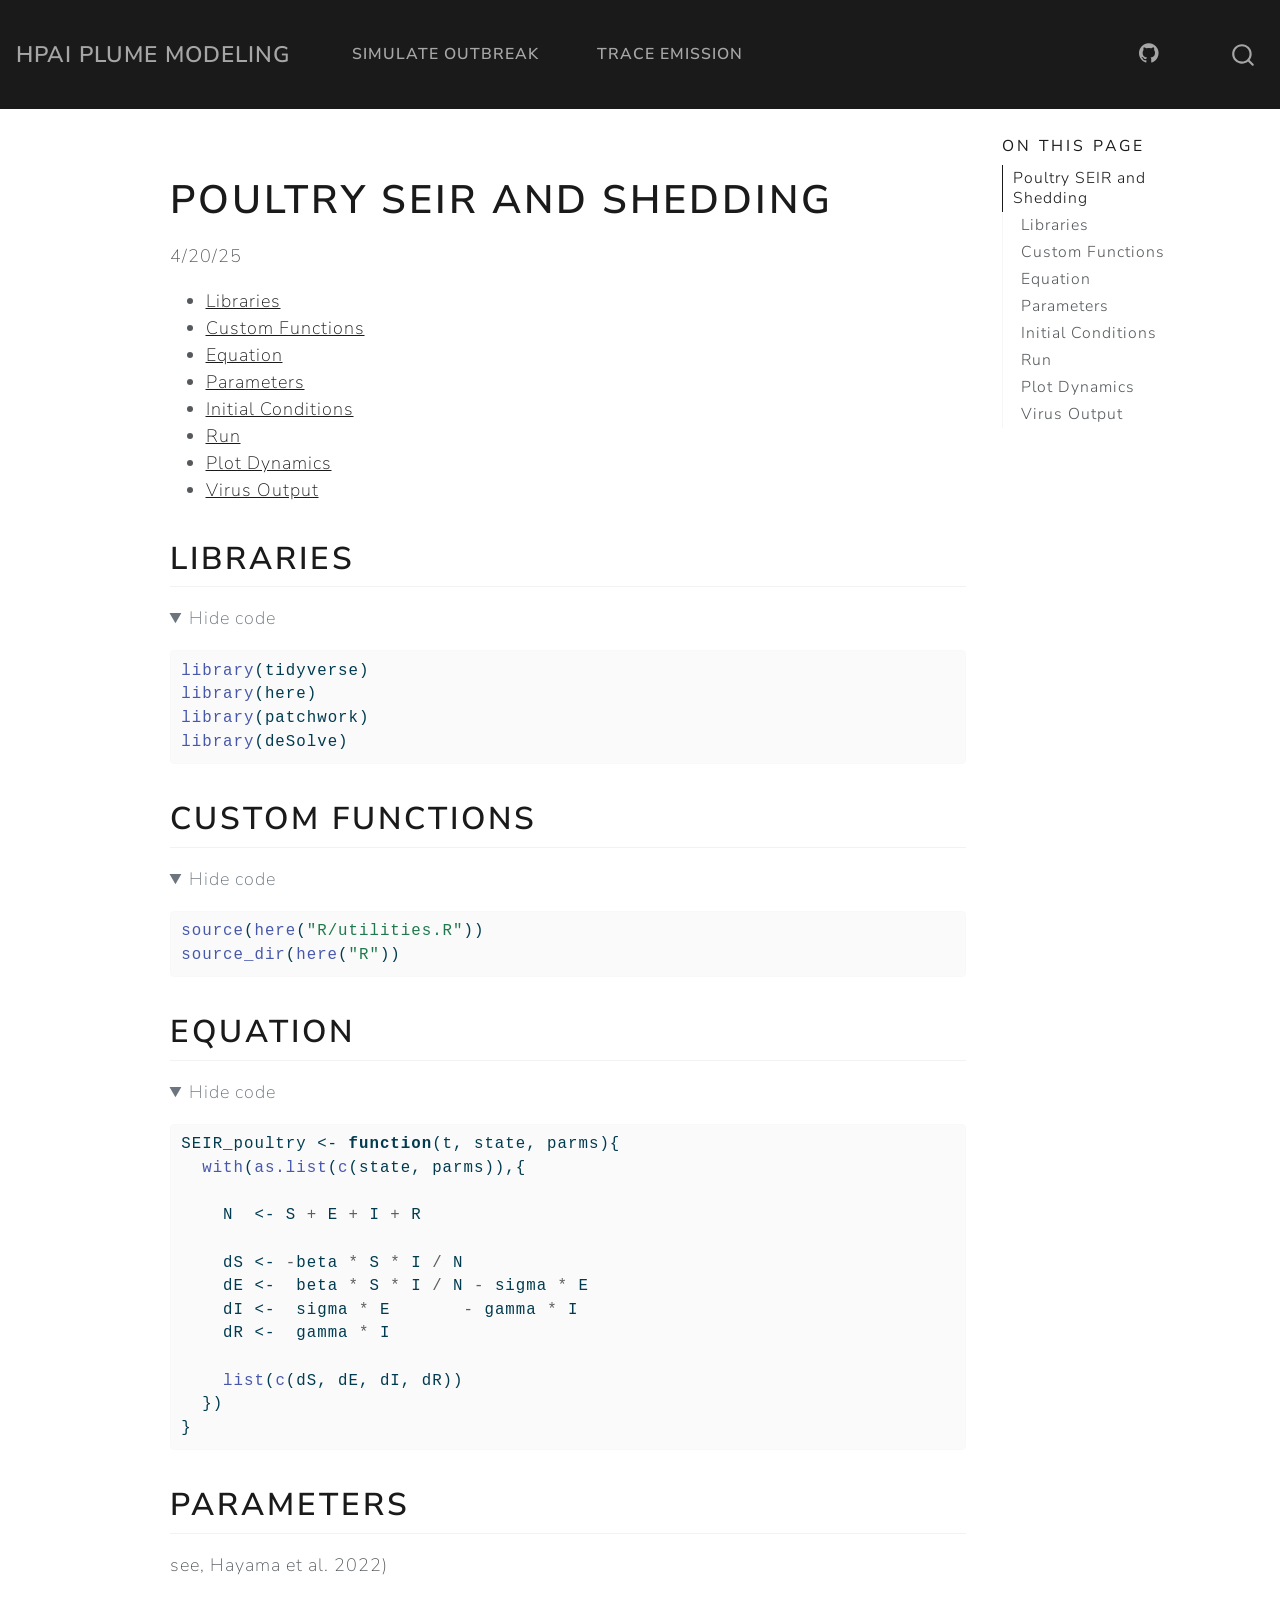
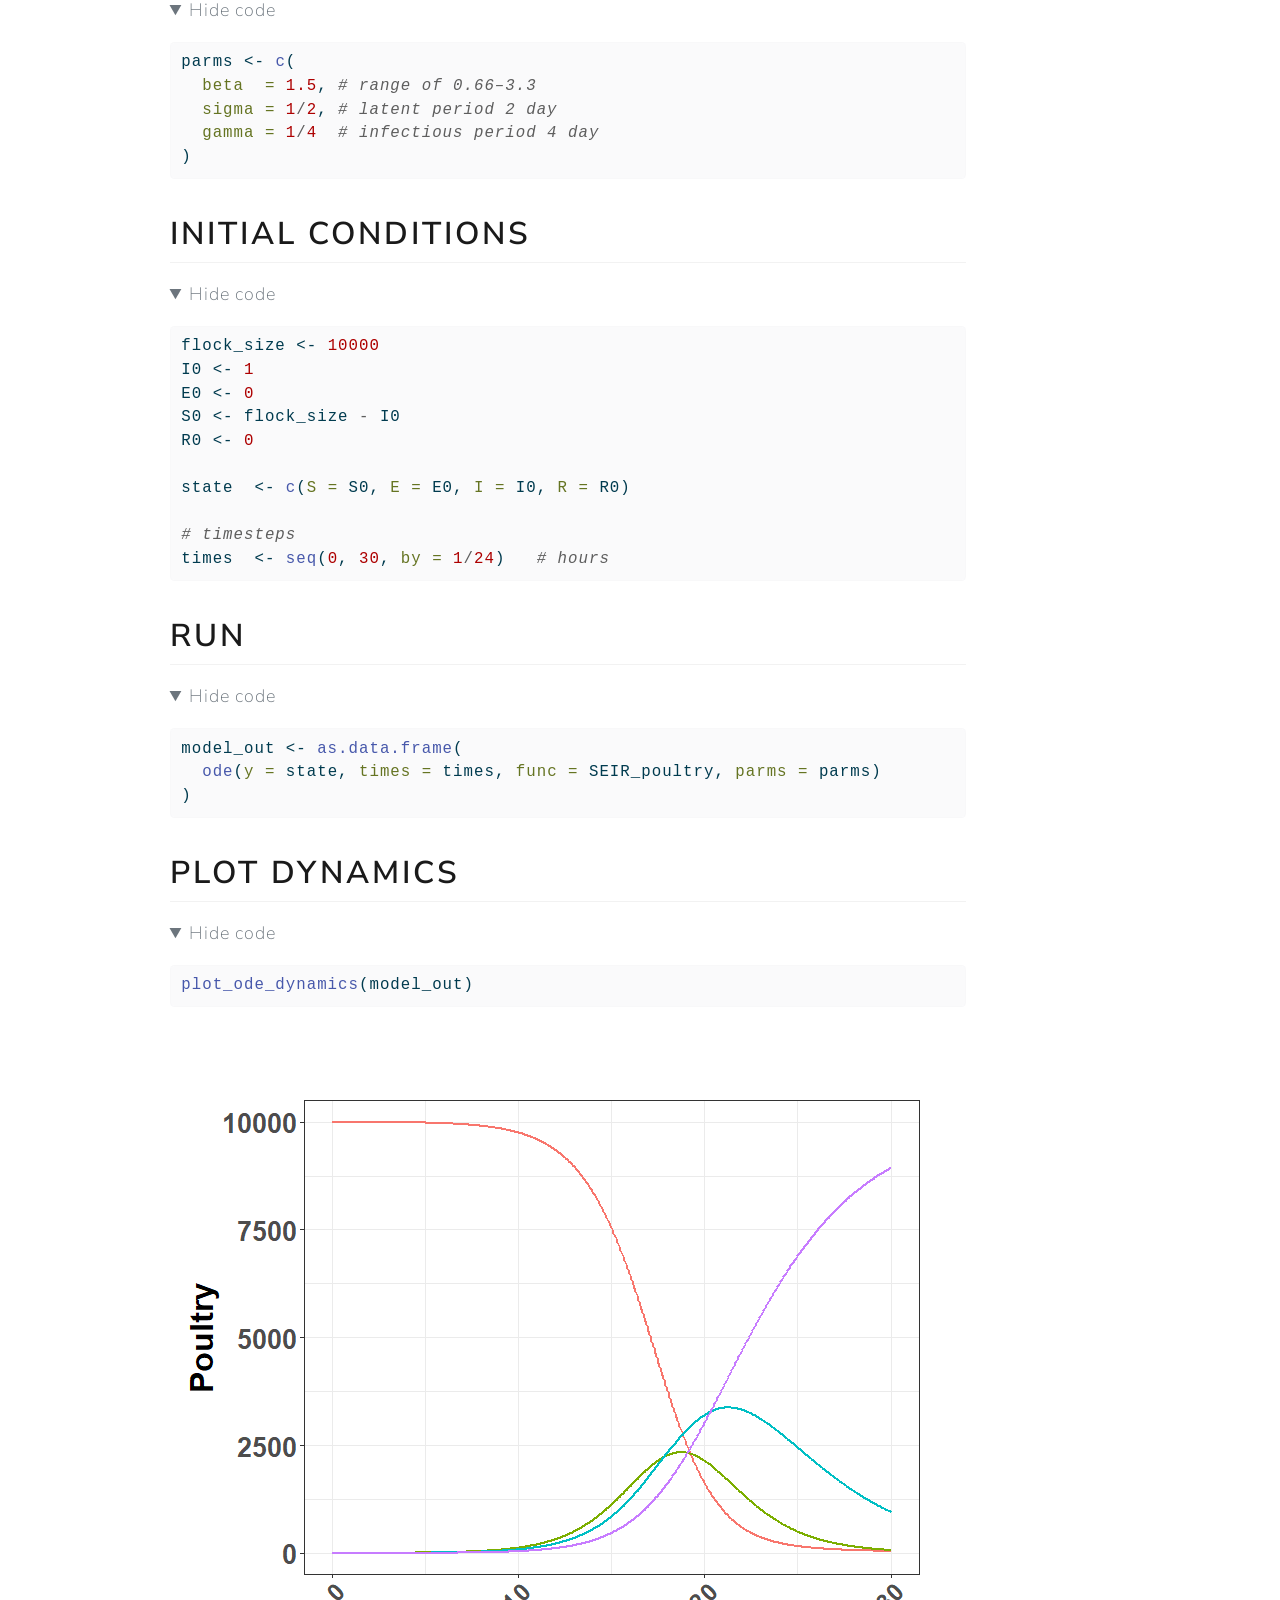
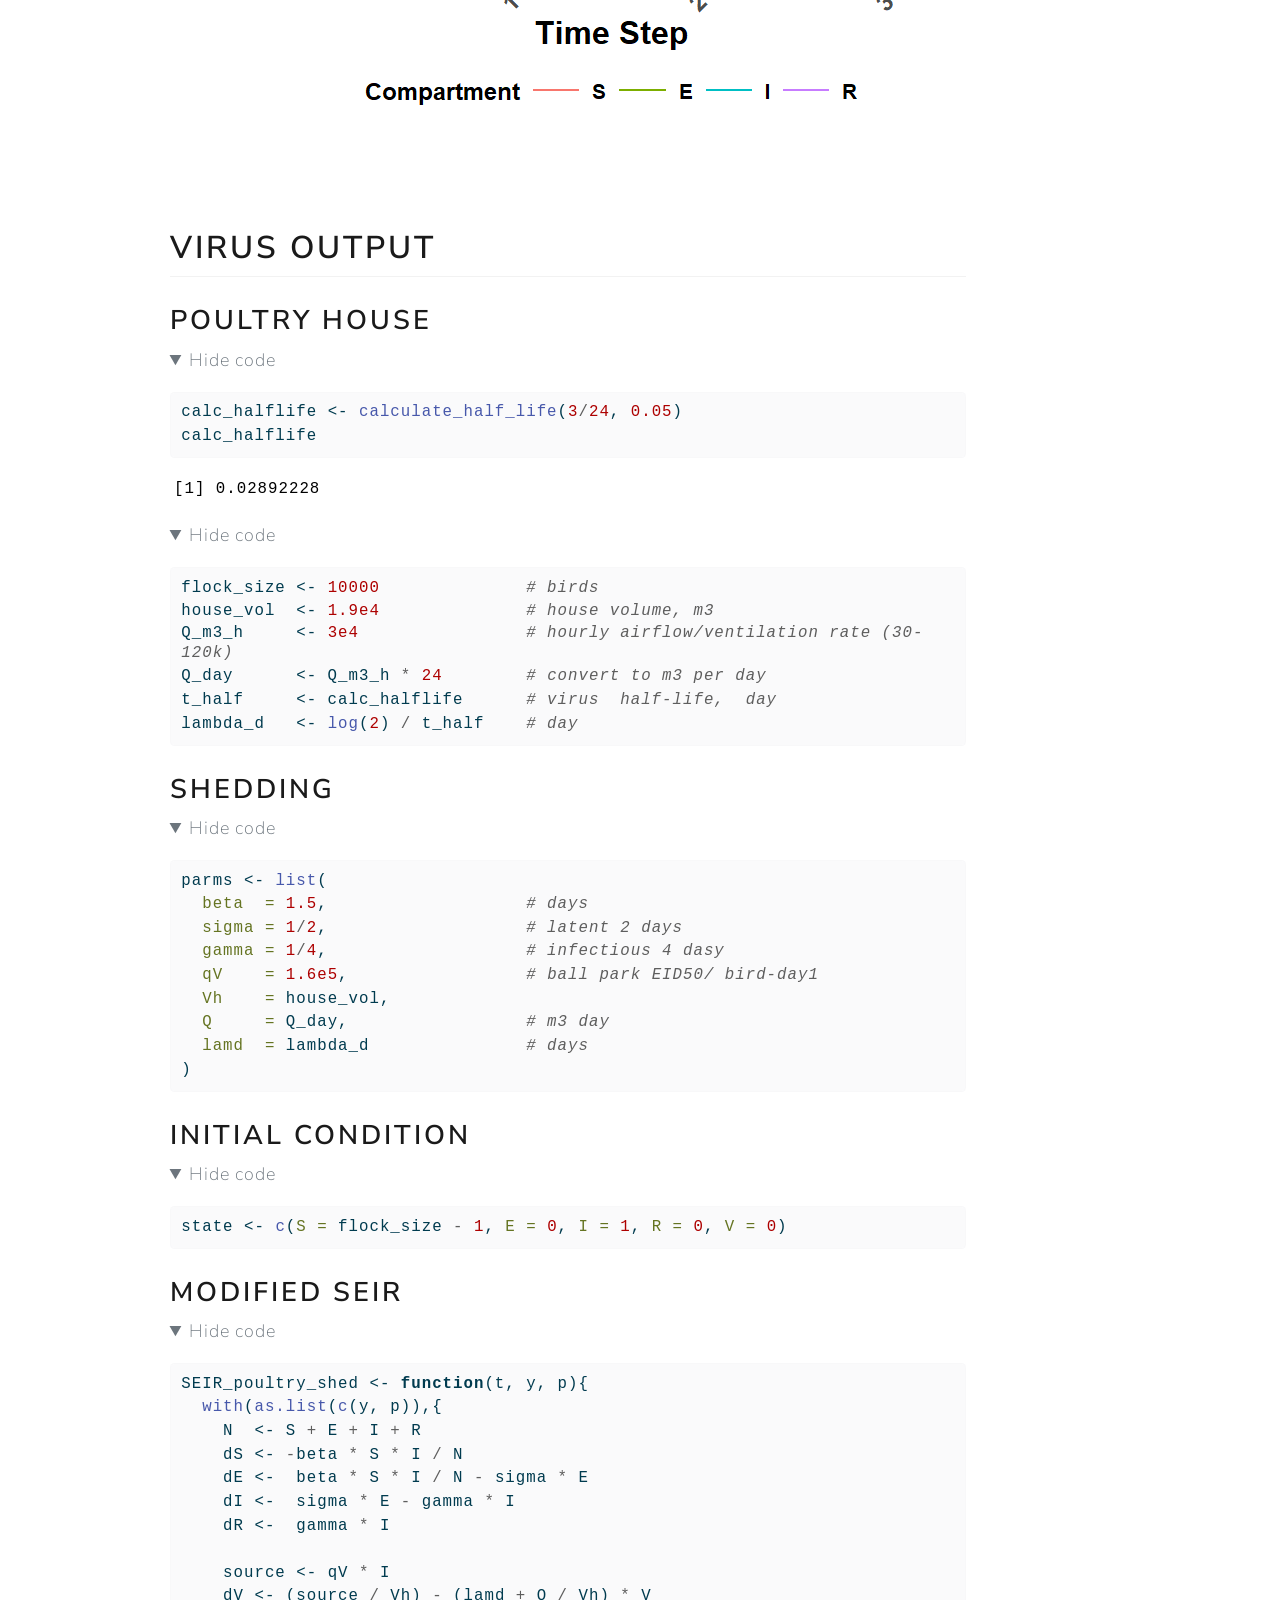
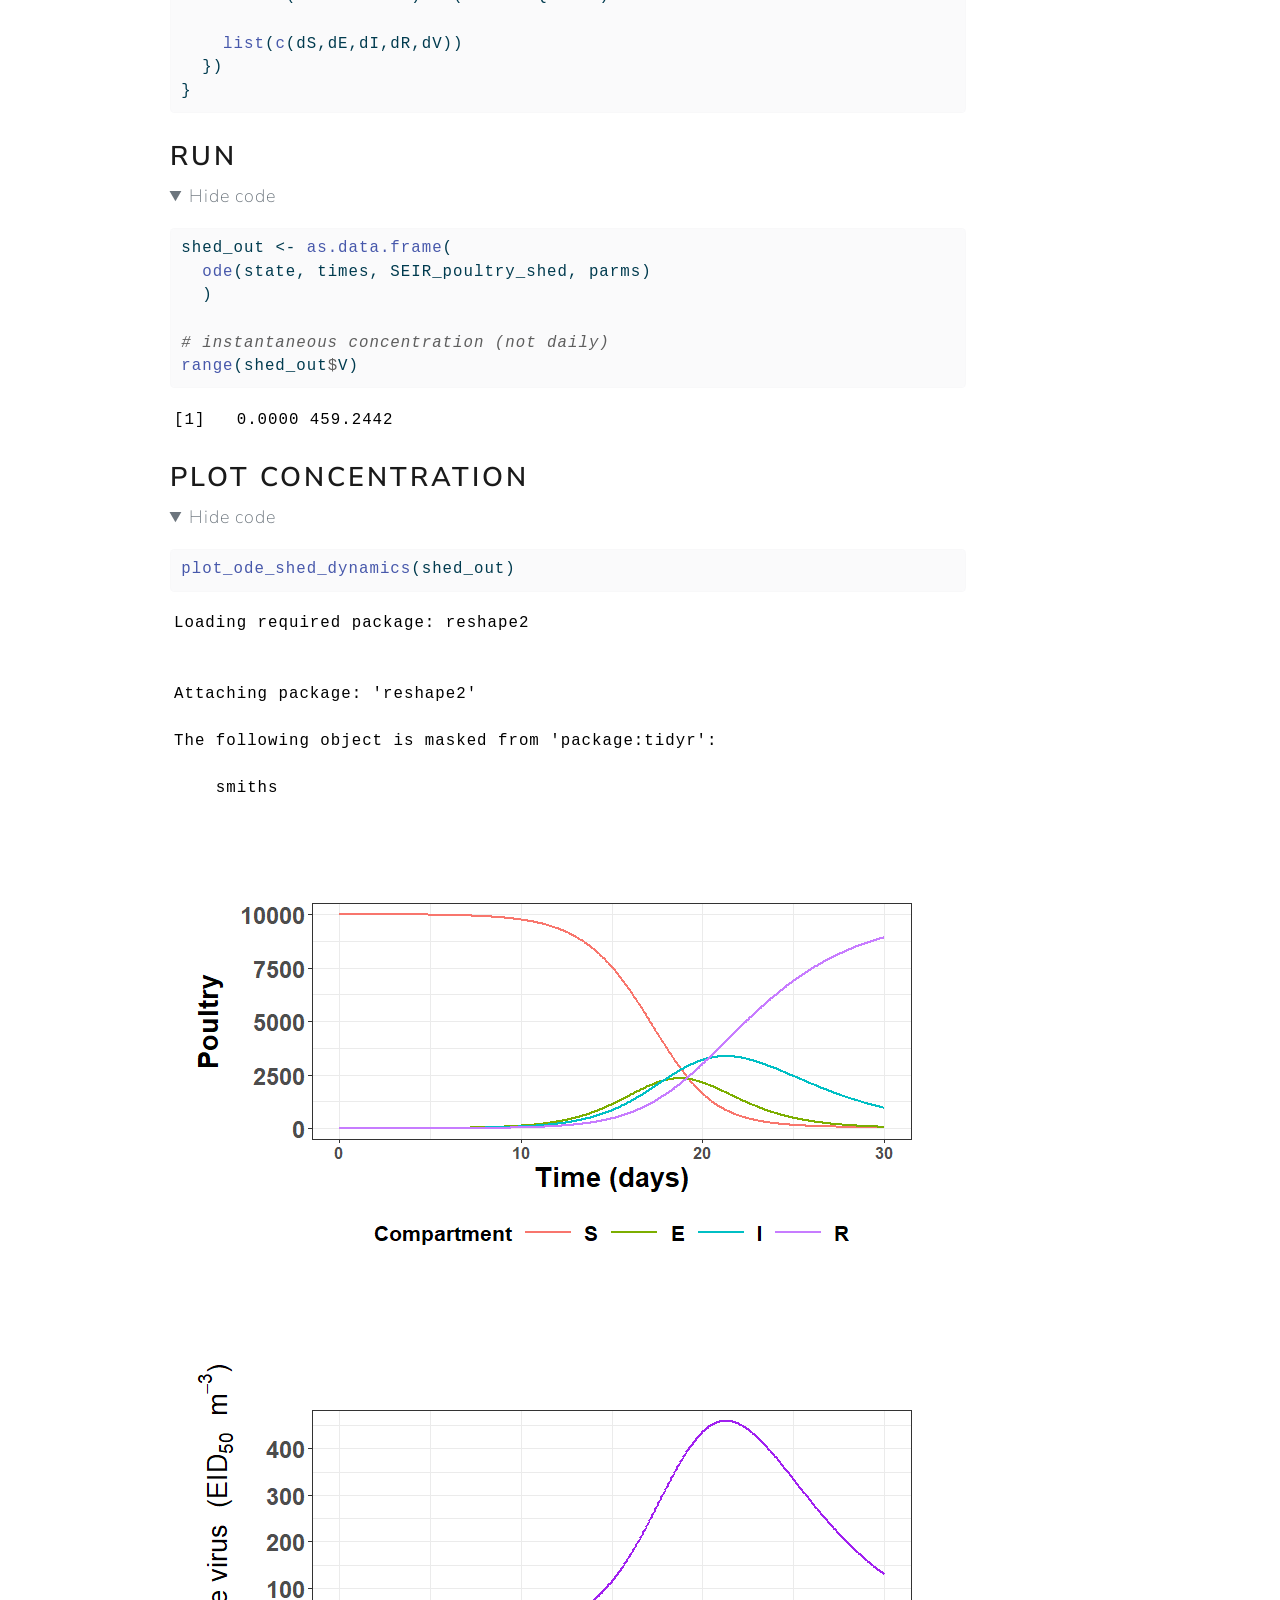
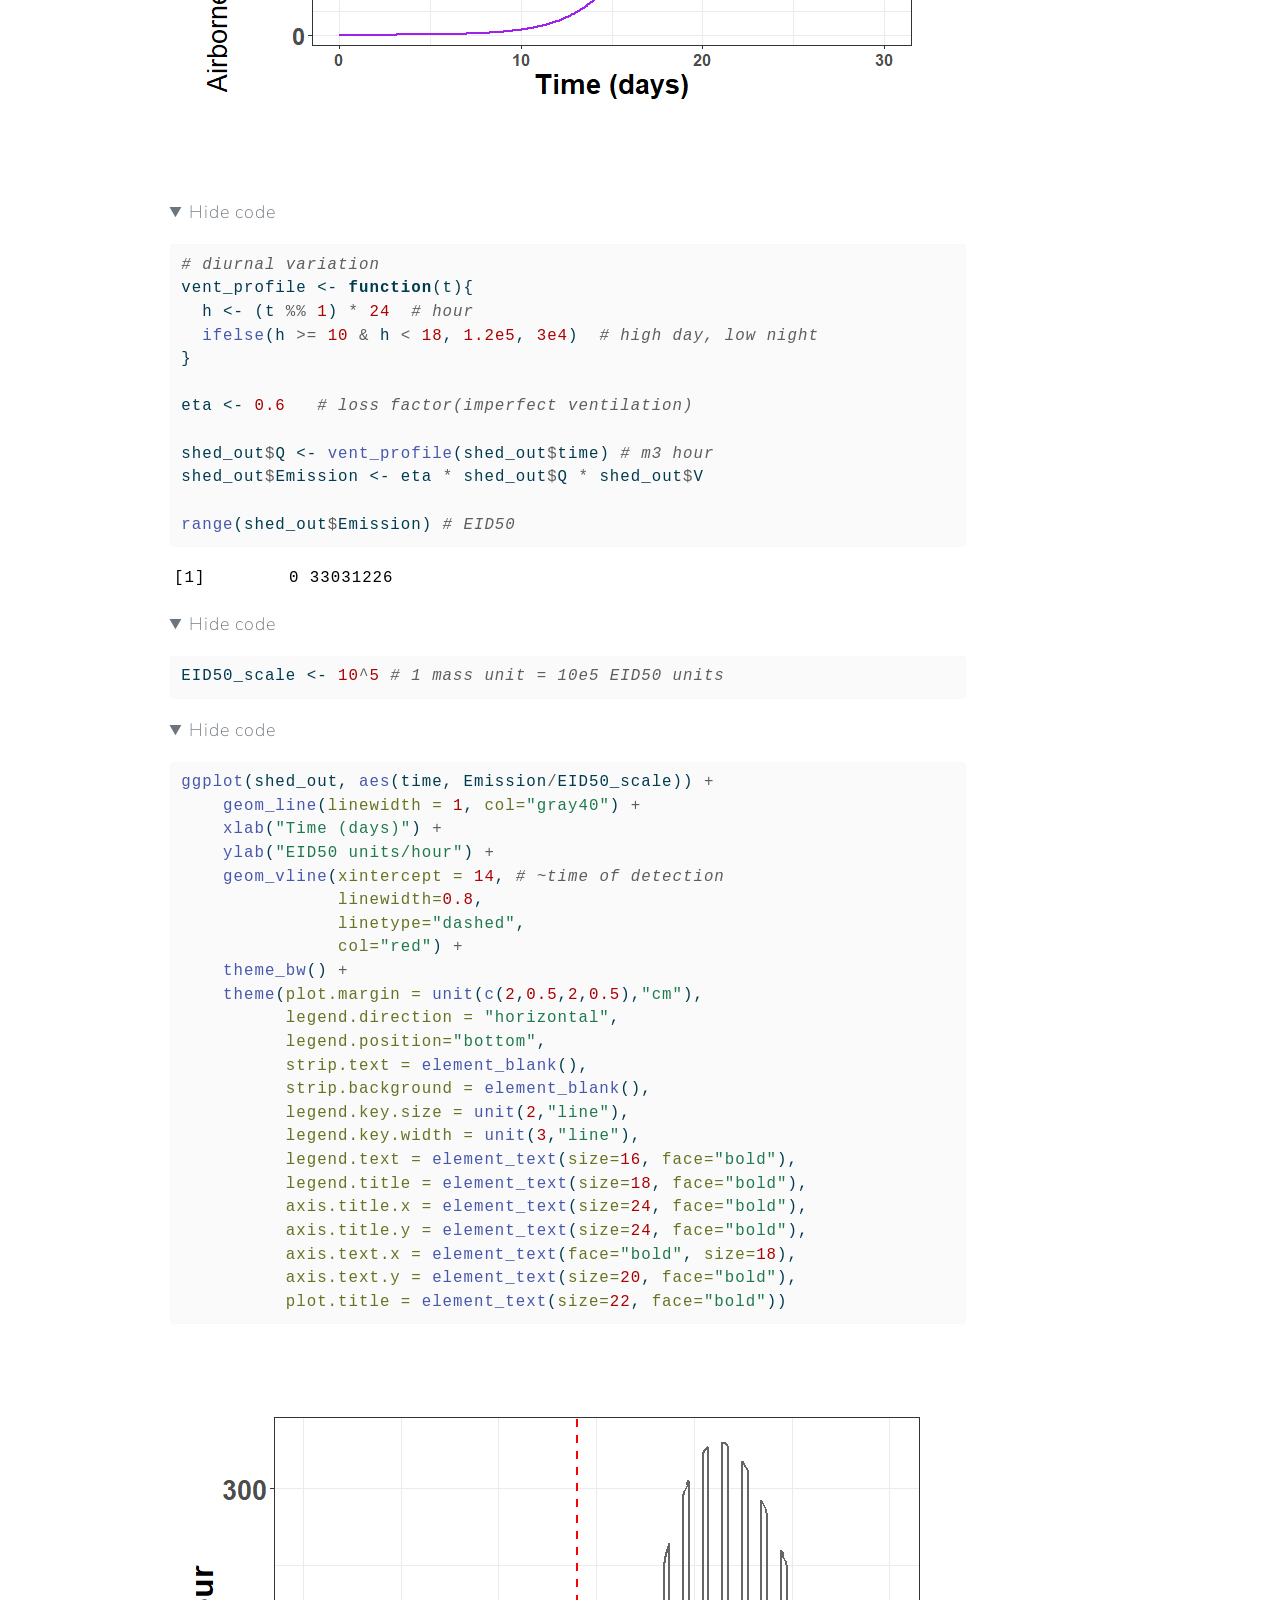
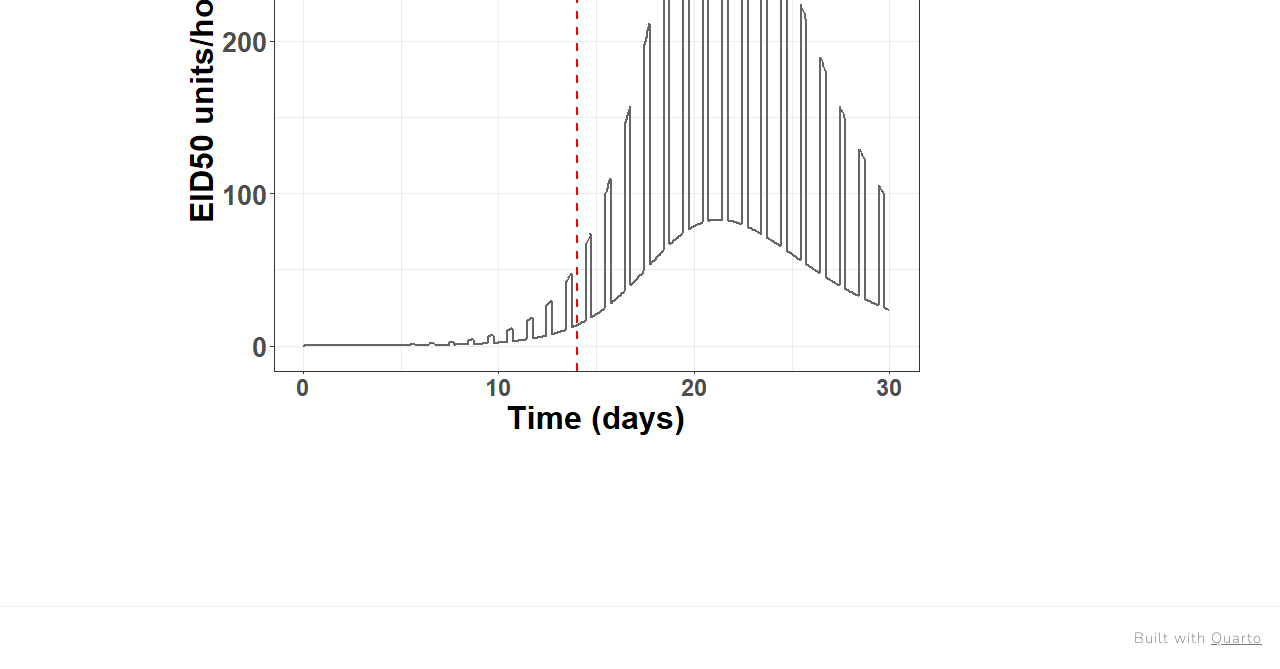
<file: docs/docs/poultry_seir.html>
<!DOCTYPE html>
<html xmlns="http://www.w3.org/1999/xhtml" lang="en" xml:lang="en"><head>

<meta charset="utf-8">
<meta name="generator" content="quarto-1.2.335">

<meta name="viewport" content="width=device-width, initial-scale=1.0, user-scalable=yes">


<title>HPAI Plume Modeling – poultry_seir</title>
<style>
code{white-space: pre-wrap;}
span.smallcaps{font-variant: small-caps;}
div.columns{display: flex; gap: min(4vw, 1.5em);}
div.column{flex: auto; overflow-x: auto;}
div.hanging-indent{margin-left: 1.5em; text-indent: -1.5em;}
ul.task-list{list-style: none;}
ul.task-list li input[type="checkbox"] {
  width: 0.8em;
  margin: 0 0.8em 0.2em -1.6em;
  vertical-align: middle;
}
pre > code.sourceCode { white-space: pre; position: relative; }
pre > code.sourceCode > span { display: inline-block; line-height: 1.25; }
pre > code.sourceCode > span:empty { height: 1.2em; }
.sourceCode { overflow: visible; }
code.sourceCode > span { color: inherit; text-decoration: inherit; }
div.sourceCode { margin: 1em 0; }
pre.sourceCode { margin: 0; }
@media screen {
div.sourceCode { overflow: auto; }
}
@media print {
pre > code.sourceCode { white-space: pre-wrap; }
pre > code.sourceCode > span { text-indent: -5em; padding-left: 5em; }
}
pre.numberSource code
  { counter-reset: source-line 0; }
pre.numberSource code > span
  { position: relative; left: -4em; counter-increment: source-line; }
pre.numberSource code > span > a:first-child::before
  { content: counter(source-line);
    position: relative; left: -1em; text-align: right; vertical-align: baseline;
    border: none; display: inline-block;
    -webkit-touch-callout: none; -webkit-user-select: none;
    -khtml-user-select: none; -moz-user-select: none;
    -ms-user-select: none; user-select: none;
    padding: 0 4px; width: 4em;
    color: #aaaaaa;
  }
pre.numberSource { margin-left: 3em; border-left: 1px solid #aaaaaa;  padding-left: 4px; }
div.sourceCode
  {   }
@media screen {
pre > code.sourceCode > span > a:first-child::before { text-decoration: underline; }
}
code span.al { color: #ff0000; font-weight: bold; } /* Alert */
code span.an { color: #60a0b0; font-weight: bold; font-style: italic; } /* Annotation */
code span.at { color: #7d9029; } /* Attribute */
code span.bn { color: #40a070; } /* BaseN */
code span.bu { color: #008000; } /* BuiltIn */
code span.cf { color: #007020; font-weight: bold; } /* ControlFlow */
code span.ch { color: #4070a0; } /* Char */
code span.cn { color: #880000; } /* Constant */
code span.co { color: #60a0b0; font-style: italic; } /* Comment */
code span.cv { color: #60a0b0; font-weight: bold; font-style: italic; } /* CommentVar */
code span.do { color: #ba2121; font-style: italic; } /* Documentation */
code span.dt { color: #902000; } /* DataType */
code span.dv { color: #40a070; } /* DecVal */
code span.er { color: #ff0000; font-weight: bold; } /* Error */
code span.ex { } /* Extension */
code span.fl { color: #40a070; } /* Float */
code span.fu { color: #06287e; } /* Function */
code span.im { color: #008000; font-weight: bold; } /* Import */
code span.in { color: #60a0b0; font-weight: bold; font-style: italic; } /* Information */
code span.kw { color: #007020; font-weight: bold; } /* Keyword */
code span.op { color: #666666; } /* Operator */
code span.ot { color: #007020; } /* Other */
code span.pp { color: #bc7a00; } /* Preprocessor */
code span.sc { color: #4070a0; } /* SpecialChar */
code span.ss { color: #bb6688; } /* SpecialString */
code span.st { color: #4070a0; } /* String */
code span.va { color: #19177c; } /* Variable */
code span.vs { color: #4070a0; } /* VerbatimString */
code span.wa { color: #60a0b0; font-weight: bold; font-style: italic; } /* Warning */
</style>


<script src="../site_libs/quarto-nav/quarto-nav.js"></script>
<script src="../site_libs/quarto-nav/headroom.min.js"></script>
<script src="../site_libs/clipboard/clipboard.min.js"></script>
<script src="../site_libs/quarto-search/autocomplete.umd.js"></script>
<script src="../site_libs/quarto-search/fuse.min.js"></script>
<script src="../site_libs/quarto-search/quarto-search.js"></script>
<meta name="quarto:offset" content="../">
<script src="../site_libs/quarto-html/quarto.js"></script>
<script src="../site_libs/quarto-html/popper.min.js"></script>
<script src="../site_libs/quarto-html/tippy.umd.min.js"></script>
<script src="../site_libs/quarto-html/anchor.min.js"></script>
<link href="../site_libs/quarto-html/tippy.css" rel="stylesheet">
<link href="../site_libs/quarto-html/quarto-syntax-highlighting.css" rel="stylesheet" id="quarto-text-highlighting-styles">
<script src="../site_libs/bootstrap/bootstrap.min.js"></script>
<link href="../site_libs/bootstrap/bootstrap-icons.css" rel="stylesheet">
<link href="../site_libs/bootstrap/bootstrap.min.css" rel="stylesheet" id="quarto-bootstrap" data-mode="light">
<script id="quarto-search-options" type="application/json">{
  "location": "navbar",
  "copy-button": false,
  "collapse-after": 3,
  "panel-placement": "end",
  "type": "overlay",
  "limit": 20,
  "language": {
    "search-no-results-text": "No results",
    "search-matching-documents-text": "matching documents",
    "search-copy-link-title": "Copy link to search",
    "search-hide-matches-text": "Hide additional matches",
    "search-more-match-text": "more match in this document",
    "search-more-matches-text": "more matches in this document",
    "search-clear-button-title": "Clear",
    "search-detached-cancel-button-title": "Cancel",
    "search-submit-button-title": "Submit"
  }
}</script>


</head>

<body class="nav-fixed">

<div id="quarto-search-results"></div>
  <header id="quarto-header" class="headroom fixed-top">
    <nav class="navbar navbar-expand-lg navbar-dark ">
      <div class="navbar-container container-fluid">
      <div class="navbar-brand-container">
    <a class="navbar-brand" href="../index.html">
    <span class="navbar-title">HPAI Plume Modeling</span>
    </a>
  </div>
          <button class="navbar-toggler" type="button" data-bs-toggle="collapse" data-bs-target="#navbarCollapse" aria-controls="navbarCollapse" aria-expanded="false" aria-label="Toggle navigation" onclick="if (window.quartoToggleHeadroom) { window.quartoToggleHeadroom(); }">
  <span class="navbar-toggler-icon"></span>
</button>
          <div class="collapse navbar-collapse" id="navbarCollapse">
            <ul class="navbar-nav navbar-nav-scroll me-auto">
  <li class="nav-item">
    <a class="nav-link" href="../simulate_outbreak.html">
 <span class="menu-text">Simulate Outbreak</span></a>
  </li>  
  <li class="nav-item">
    <a class="nav-link" href="../trace_emission_source.html">
 <span class="menu-text">Trace Emission</span></a>
  </li>  
</ul>
            <ul class="navbar-nav navbar-nav-scroll ms-auto">
  <li class="nav-item compact">
    <a class="nav-link" href="https://github.com/JMHumphreys/EpiPlume"><i class="bi bi-github" role="img">
</i> 
 <span class="menu-text"></span></a>
  </li>  
</ul>
              <div id="quarto-search" class="" title="Search"></div>
          </div> <!-- /navcollapse -->
      </div> <!-- /container-fluid -->
    </nav>
</header>
<!-- content -->
<div id="quarto-content" class="quarto-container page-columns page-rows-contents page-layout-article page-navbar">
<!-- sidebar -->
<!-- margin-sidebar -->
    <div id="quarto-margin-sidebar" class="sidebar margin-sidebar">
        <nav id="TOC" role="doc-toc" class="toc-active">
    <h2 id="toc-title">On this page</h2>
   
  <ul>
  <li><a href="#poultry-seir-and-shedding" id="toc-poultry-seir-and-shedding" class="nav-link active" data-scroll-target="#poultry-seir-and-shedding">Poultry SEIR and Shedding</a>
  <ul class="collapse">
  <li><a href="#libraries" id="toc-libraries" class="nav-link" data-scroll-target="#libraries">Libraries</a></li>
  <li><a href="#custom-functions" id="toc-custom-functions" class="nav-link" data-scroll-target="#custom-functions">Custom Functions</a></li>
  <li><a href="#equation" id="toc-equation" class="nav-link" data-scroll-target="#equation">Equation</a></li>
  <li><a href="#parameters" id="toc-parameters" class="nav-link" data-scroll-target="#parameters">Parameters</a></li>
  <li><a href="#initial-conditions" id="toc-initial-conditions" class="nav-link" data-scroll-target="#initial-conditions">Initial Conditions</a></li>
  <li><a href="#run" id="toc-run" class="nav-link" data-scroll-target="#run">Run</a></li>
  <li><a href="#plot-dynamics" id="toc-plot-dynamics" class="nav-link" data-scroll-target="#plot-dynamics">Plot Dynamics</a></li>
  <li><a href="#virus-output" id="toc-virus-output" class="nav-link" data-scroll-target="#virus-output">Virus Output</a>
  <ul class="collapse">
  <li><a href="#poultry-house" id="toc-poultry-house" class="nav-link" data-scroll-target="#poultry-house">Poultry House</a></li>
  <li><a href="#shedding" id="toc-shedding" class="nav-link" data-scroll-target="#shedding">Shedding</a></li>
  <li><a href="#initial-condition" id="toc-initial-condition" class="nav-link" data-scroll-target="#initial-condition">Initial Condition</a></li>
  <li><a href="#modified-seir" id="toc-modified-seir" class="nav-link" data-scroll-target="#modified-seir">Modified SEIR</a></li>
  <li><a href="#run-1" id="toc-run-1" class="nav-link" data-scroll-target="#run-1">Run</a></li>
  <li><a href="#plot-concentration" id="toc-plot-concentration" class="nav-link" data-scroll-target="#plot-concentration">Plot Concentration</a></li>
  </ul></li>
  </ul></li>
  </ul>
</nav>
    </div>
<!-- main -->
<main class="content" id="quarto-document-content">



<section id="poultry-seir-and-shedding" class="level1">
<h1>Poultry SEIR and Shedding</h1>
<p>4/20/25</p>
<ul>
<li><a href="#libraries" id="toc-libraries">Libraries</a></li>
<li><a href="#custom-functions" id="toc-custom-functions">Custom Functions</a></li>
<li><a href="#equation" id="toc-equation">Equation</a></li>
<li><a href="#parameters" id="toc-parameters">Parameters</a></li>
<li><a href="#initial-conditions" id="toc-initial-conditions">Initial Conditions</a></li>
<li><a href="#run" id="toc-run">Run</a></li>
<li><a href="#plot-dynamics" id="toc-plot-dynamics">Plot Dynamics</a></li>
<li><a href="#virus-output" id="toc-virus-output">Virus Output</a></li>
</ul>
<section id="libraries" class="level2">
<h2 class="anchored" data-anchor-id="libraries">Libraries</h2>
<details open="">
<summary>
Hide code
</summary>
<div class="sourceCode" id="cb1"><pre class="sourceCode r code-with-copy"><code class="sourceCode r"><span id="cb1-1"><a href="#cb1-1" aria-hidden="true" tabindex="-1"></a><span class="fu">library</span>(tidyverse)</span>
<span id="cb1-2"><a href="#cb1-2" aria-hidden="true" tabindex="-1"></a><span class="fu">library</span>(here)</span>
<span id="cb1-3"><a href="#cb1-3" aria-hidden="true" tabindex="-1"></a><span class="fu">library</span>(patchwork)</span>
<span id="cb1-4"><a href="#cb1-4" aria-hidden="true" tabindex="-1"></a><span class="fu">library</span>(deSolve)</span></code><button title="Copy to Clipboard" class="code-copy-button"><i class="bi"></i></button></pre></div>
</details>
</section>
<section id="custom-functions" class="level2">
<h2 class="anchored" data-anchor-id="custom-functions">Custom Functions</h2>
<details open="">
<summary>
Hide code
</summary>
<div class="sourceCode" id="cb2"><pre class="sourceCode r code-with-copy"><code class="sourceCode r"><span id="cb2-1"><a href="#cb2-1" aria-hidden="true" tabindex="-1"></a><span class="fu">source</span>(<span class="fu">here</span>(<span class="st">"R/utilities.R"</span>))</span>
<span id="cb2-2"><a href="#cb2-2" aria-hidden="true" tabindex="-1"></a><span class="fu">source_dir</span>(<span class="fu">here</span>(<span class="st">"R"</span>))</span></code><button title="Copy to Clipboard" class="code-copy-button"><i class="bi"></i></button></pre></div>
</details>
</section>
<section id="equation" class="level2">
<h2 class="anchored" data-anchor-id="equation">Equation</h2>
<details open="">
<summary>
Hide code
</summary>
<div class="sourceCode" id="cb3"><pre class="sourceCode r code-with-copy"><code class="sourceCode r"><span id="cb3-1"><a href="#cb3-1" aria-hidden="true" tabindex="-1"></a>SEIR_poultry <span class="ot">&lt;-</span> <span class="cf">function</span>(t, state, parms){</span>
<span id="cb3-2"><a href="#cb3-2" aria-hidden="true" tabindex="-1"></a>  <span class="fu">with</span>(<span class="fu">as.list</span>(<span class="fu">c</span>(state, parms)),{</span>
<span id="cb3-3"><a href="#cb3-3" aria-hidden="true" tabindex="-1"></a>    </span>
<span id="cb3-4"><a href="#cb3-4" aria-hidden="true" tabindex="-1"></a>    N  <span class="ot">&lt;-</span> S <span class="sc">+</span> E <span class="sc">+</span> I <span class="sc">+</span> R</span>
<span id="cb3-5"><a href="#cb3-5" aria-hidden="true" tabindex="-1"></a>    </span>
<span id="cb3-6"><a href="#cb3-6" aria-hidden="true" tabindex="-1"></a>    dS <span class="ot">&lt;-</span> <span class="sc">-</span>beta <span class="sc">*</span> S <span class="sc">*</span> I <span class="sc">/</span> N</span>
<span id="cb3-7"><a href="#cb3-7" aria-hidden="true" tabindex="-1"></a>    dE <span class="ot">&lt;-</span>  beta <span class="sc">*</span> S <span class="sc">*</span> I <span class="sc">/</span> N <span class="sc">-</span> sigma <span class="sc">*</span> E</span>
<span id="cb3-8"><a href="#cb3-8" aria-hidden="true" tabindex="-1"></a>    dI <span class="ot">&lt;-</span>  sigma <span class="sc">*</span> E       <span class="sc">-</span> gamma <span class="sc">*</span> I</span>
<span id="cb3-9"><a href="#cb3-9" aria-hidden="true" tabindex="-1"></a>    dR <span class="ot">&lt;-</span>  gamma <span class="sc">*</span> I                     </span>
<span id="cb3-10"><a href="#cb3-10" aria-hidden="true" tabindex="-1"></a>    </span>
<span id="cb3-11"><a href="#cb3-11" aria-hidden="true" tabindex="-1"></a>    <span class="fu">list</span>(<span class="fu">c</span>(dS, dE, dI, dR))</span>
<span id="cb3-12"><a href="#cb3-12" aria-hidden="true" tabindex="-1"></a>  })</span>
<span id="cb3-13"><a href="#cb3-13" aria-hidden="true" tabindex="-1"></a>}</span></code><button title="Copy to Clipboard" class="code-copy-button"><i class="bi"></i></button></pre></div>
</details>
</section>
<section id="parameters" class="level2">
<h2 class="anchored" data-anchor-id="parameters">Parameters</h2>
<p>see, Hayama et al.&nbsp;2022)</p>
<details open="">
<summary>
Hide code
</summary>
<div class="sourceCode" id="cb4"><pre class="sourceCode r code-with-copy"><code class="sourceCode r"><span id="cb4-1"><a href="#cb4-1" aria-hidden="true" tabindex="-1"></a>parms <span class="ot">&lt;-</span> <span class="fu">c</span>(</span>
<span id="cb4-2"><a href="#cb4-2" aria-hidden="true" tabindex="-1"></a>  <span class="at">beta  =</span> <span class="fl">1.5</span>, <span class="co"># range of 0.66–3.3</span></span>
<span id="cb4-3"><a href="#cb4-3" aria-hidden="true" tabindex="-1"></a>  <span class="at">sigma =</span> <span class="dv">1</span><span class="sc">/</span><span class="dv">2</span>, <span class="co"># latent period 2 day</span></span>
<span id="cb4-4"><a href="#cb4-4" aria-hidden="true" tabindex="-1"></a>  <span class="at">gamma =</span> <span class="dv">1</span><span class="sc">/</span><span class="dv">4</span>  <span class="co"># infectious period 4 day</span></span>
<span id="cb4-5"><a href="#cb4-5" aria-hidden="true" tabindex="-1"></a>)</span></code><button title="Copy to Clipboard" class="code-copy-button"><i class="bi"></i></button></pre></div>
</details>
</section>
<section id="initial-conditions" class="level2">
<h2 class="anchored" data-anchor-id="initial-conditions">Initial Conditions</h2>
<details open="">
<summary>
Hide code
</summary>
<div class="sourceCode" id="cb5"><pre class="sourceCode r code-with-copy"><code class="sourceCode r"><span id="cb5-1"><a href="#cb5-1" aria-hidden="true" tabindex="-1"></a>flock_size <span class="ot">&lt;-</span> <span class="dv">10000</span></span>
<span id="cb5-2"><a href="#cb5-2" aria-hidden="true" tabindex="-1"></a>I0 <span class="ot">&lt;-</span> <span class="dv">1</span></span>
<span id="cb5-3"><a href="#cb5-3" aria-hidden="true" tabindex="-1"></a>E0 <span class="ot">&lt;-</span> <span class="dv">0</span></span>
<span id="cb5-4"><a href="#cb5-4" aria-hidden="true" tabindex="-1"></a>S0 <span class="ot">&lt;-</span> flock_size <span class="sc">-</span> I0</span>
<span id="cb5-5"><a href="#cb5-5" aria-hidden="true" tabindex="-1"></a>R0 <span class="ot">&lt;-</span> <span class="dv">0</span></span>
<span id="cb5-6"><a href="#cb5-6" aria-hidden="true" tabindex="-1"></a></span>
<span id="cb5-7"><a href="#cb5-7" aria-hidden="true" tabindex="-1"></a>state  <span class="ot">&lt;-</span> <span class="fu">c</span>(<span class="at">S =</span> S0, <span class="at">E =</span> E0, <span class="at">I =</span> I0, <span class="at">R =</span> R0)</span>
<span id="cb5-8"><a href="#cb5-8" aria-hidden="true" tabindex="-1"></a></span>
<span id="cb5-9"><a href="#cb5-9" aria-hidden="true" tabindex="-1"></a><span class="co"># timesteps</span></span>
<span id="cb5-10"><a href="#cb5-10" aria-hidden="true" tabindex="-1"></a>times  <span class="ot">&lt;-</span> <span class="fu">seq</span>(<span class="dv">0</span>, <span class="dv">30</span>, <span class="at">by =</span> <span class="dv">1</span><span class="sc">/</span><span class="dv">24</span>)   <span class="co"># hours</span></span></code><button title="Copy to Clipboard" class="code-copy-button"><i class="bi"></i></button></pre></div>
</details>
</section>
<section id="run" class="level2">
<h2 class="anchored" data-anchor-id="run">Run</h2>
<details open="">
<summary>
Hide code
</summary>
<div class="sourceCode" id="cb6"><pre class="sourceCode r code-with-copy"><code class="sourceCode r"><span id="cb6-1"><a href="#cb6-1" aria-hidden="true" tabindex="-1"></a>model_out <span class="ot">&lt;-</span> <span class="fu">as.data.frame</span>(</span>
<span id="cb6-2"><a href="#cb6-2" aria-hidden="true" tabindex="-1"></a>  <span class="fu">ode</span>(<span class="at">y =</span> state, <span class="at">times =</span> times, <span class="at">func =</span> SEIR_poultry, <span class="at">parms =</span> parms)</span>
<span id="cb6-3"><a href="#cb6-3" aria-hidden="true" tabindex="-1"></a>)</span></code><button title="Copy to Clipboard" class="code-copy-button"><i class="bi"></i></button></pre></div>
</details>
</section>
<section id="plot-dynamics" class="level2">
<h2 class="anchored" data-anchor-id="plot-dynamics">Plot Dynamics</h2>
<details open="">
<summary>
Hide code
</summary>
<div class="sourceCode" id="cb7"><pre class="sourceCode r code-with-copy"><code class="sourceCode r"><span id="cb7-1"><a href="#cb7-1" aria-hidden="true" tabindex="-1"></a><span class="fu">plot_ode_dynamics</span>(model_out)</span></code><button title="Copy to Clipboard" class="code-copy-button"><i class="bi"></i></button></pre></div>
</details>
<p><img src="poultry_seir_files/figure-commonmark/unnamed-chunk-7-1.png" class="img-fluid"></p>
</section>
<section id="virus-output" class="level2">
<h2 class="anchored" data-anchor-id="virus-output">Virus Output</h2>
<section id="poultry-house" class="level3">
<h3 class="anchored" data-anchor-id="poultry-house">Poultry House</h3>
<details open="">
<summary>
Hide code
</summary>
<div class="sourceCode" id="cb8"><pre class="sourceCode r code-with-copy"><code class="sourceCode r"><span id="cb8-1"><a href="#cb8-1" aria-hidden="true" tabindex="-1"></a>calc_halflife <span class="ot">&lt;-</span> <span class="fu">calculate_half_life</span>(<span class="dv">3</span><span class="sc">/</span><span class="dv">24</span>, <span class="fl">0.05</span>)</span>
<span id="cb8-2"><a href="#cb8-2" aria-hidden="true" tabindex="-1"></a>calc_halflife</span></code><button title="Copy to Clipboard" class="code-copy-button"><i class="bi"></i></button></pre></div>
</details>
<pre><code>[1] 0.02892228</code></pre>
<details open="">
<summary>
Hide code
</summary>
<div class="sourceCode" id="cb10"><pre class="sourceCode r code-with-copy"><code class="sourceCode r"><span id="cb10-1"><a href="#cb10-1" aria-hidden="true" tabindex="-1"></a>flock_size <span class="ot">&lt;-</span> <span class="dv">10000</span>              <span class="co"># birds</span></span>
<span id="cb10-2"><a href="#cb10-2" aria-hidden="true" tabindex="-1"></a>house_vol  <span class="ot">&lt;-</span> <span class="fl">1.9e4</span>              <span class="co"># house volume, m3</span></span>
<span id="cb10-3"><a href="#cb10-3" aria-hidden="true" tabindex="-1"></a>Q_m3_h     <span class="ot">&lt;-</span> <span class="fl">3e4</span>                <span class="co"># hourly airflow/ventilation rate (30-120k)</span></span>
<span id="cb10-4"><a href="#cb10-4" aria-hidden="true" tabindex="-1"></a>Q_day      <span class="ot">&lt;-</span> Q_m3_h <span class="sc">*</span> <span class="dv">24</span>        <span class="co"># convert to m3 per day</span></span>
<span id="cb10-5"><a href="#cb10-5" aria-hidden="true" tabindex="-1"></a>t_half     <span class="ot">&lt;-</span> calc_halflife      <span class="co"># virus  half‑life,  day</span></span>
<span id="cb10-6"><a href="#cb10-6" aria-hidden="true" tabindex="-1"></a>lambda_d   <span class="ot">&lt;-</span> <span class="fu">log</span>(<span class="dv">2</span>) <span class="sc">/</span> t_half    <span class="co"># day</span></span></code><button title="Copy to Clipboard" class="code-copy-button"><i class="bi"></i></button></pre></div>
</details>
</section>
<section id="shedding" class="level3">
<h3 class="anchored" data-anchor-id="shedding">Shedding</h3>
<details open="">
<summary>
Hide code
</summary>
<div class="sourceCode" id="cb11"><pre class="sourceCode r code-with-copy"><code class="sourceCode r"><span id="cb11-1"><a href="#cb11-1" aria-hidden="true" tabindex="-1"></a>parms <span class="ot">&lt;-</span> <span class="fu">list</span>(</span>
<span id="cb11-2"><a href="#cb11-2" aria-hidden="true" tabindex="-1"></a>  <span class="at">beta  =</span> <span class="fl">1.5</span>,                   <span class="co"># days</span></span>
<span id="cb11-3"><a href="#cb11-3" aria-hidden="true" tabindex="-1"></a>  <span class="at">sigma =</span> <span class="dv">1</span><span class="sc">/</span><span class="dv">2</span>,                   <span class="co"># latent 2 days</span></span>
<span id="cb11-4"><a href="#cb11-4" aria-hidden="true" tabindex="-1"></a>  <span class="at">gamma =</span> <span class="dv">1</span><span class="sc">/</span><span class="dv">4</span>,                   <span class="co"># infectious 4 dasy</span></span>
<span id="cb11-5"><a href="#cb11-5" aria-hidden="true" tabindex="-1"></a>  <span class="at">qV    =</span> <span class="fl">1.6e5</span>,                 <span class="co"># ball park EID50/ bird-day1</span></span>
<span id="cb11-6"><a href="#cb11-6" aria-hidden="true" tabindex="-1"></a>  <span class="at">Vh    =</span> house_vol,</span>
<span id="cb11-7"><a href="#cb11-7" aria-hidden="true" tabindex="-1"></a>  <span class="at">Q     =</span> Q_day,                 <span class="co"># m3 day</span></span>
<span id="cb11-8"><a href="#cb11-8" aria-hidden="true" tabindex="-1"></a>  <span class="at">lamd  =</span> lambda_d               <span class="co"># days</span></span>
<span id="cb11-9"><a href="#cb11-9" aria-hidden="true" tabindex="-1"></a>)</span></code><button title="Copy to Clipboard" class="code-copy-button"><i class="bi"></i></button></pre></div>
</details>
</section>
<section id="initial-condition" class="level3">
<h3 class="anchored" data-anchor-id="initial-condition">Initial Condition</h3>
<details open="">
<summary>
Hide code
</summary>
<div class="sourceCode" id="cb12"><pre class="sourceCode r code-with-copy"><code class="sourceCode r"><span id="cb12-1"><a href="#cb12-1" aria-hidden="true" tabindex="-1"></a>state <span class="ot">&lt;-</span> <span class="fu">c</span>(<span class="at">S =</span> flock_size <span class="sc">-</span> <span class="dv">1</span>, <span class="at">E =</span> <span class="dv">0</span>, <span class="at">I =</span> <span class="dv">1</span>, <span class="at">R =</span> <span class="dv">0</span>, <span class="at">V =</span> <span class="dv">0</span>)</span></code><button title="Copy to Clipboard" class="code-copy-button"><i class="bi"></i></button></pre></div>
</details>
</section>
<section id="modified-seir" class="level3">
<h3 class="anchored" data-anchor-id="modified-seir">Modified SEIR</h3>
<details open="">
<summary>
Hide code
</summary>
<div class="sourceCode" id="cb13"><pre class="sourceCode r code-with-copy"><code class="sourceCode r"><span id="cb13-1"><a href="#cb13-1" aria-hidden="true" tabindex="-1"></a>SEIR_poultry_shed <span class="ot">&lt;-</span> <span class="cf">function</span>(t, y, p){</span>
<span id="cb13-2"><a href="#cb13-2" aria-hidden="true" tabindex="-1"></a>  <span class="fu">with</span>(<span class="fu">as.list</span>(<span class="fu">c</span>(y, p)),{</span>
<span id="cb13-3"><a href="#cb13-3" aria-hidden="true" tabindex="-1"></a>    N  <span class="ot">&lt;-</span> S <span class="sc">+</span> E <span class="sc">+</span> I <span class="sc">+</span> R</span>
<span id="cb13-4"><a href="#cb13-4" aria-hidden="true" tabindex="-1"></a>    dS <span class="ot">&lt;-</span> <span class="sc">-</span>beta <span class="sc">*</span> S <span class="sc">*</span> I <span class="sc">/</span> N</span>
<span id="cb13-5"><a href="#cb13-5" aria-hidden="true" tabindex="-1"></a>    dE <span class="ot">&lt;-</span>  beta <span class="sc">*</span> S <span class="sc">*</span> I <span class="sc">/</span> N <span class="sc">-</span> sigma <span class="sc">*</span> E</span>
<span id="cb13-6"><a href="#cb13-6" aria-hidden="true" tabindex="-1"></a>    dI <span class="ot">&lt;-</span>  sigma <span class="sc">*</span> E <span class="sc">-</span> gamma <span class="sc">*</span> I</span>
<span id="cb13-7"><a href="#cb13-7" aria-hidden="true" tabindex="-1"></a>    dR <span class="ot">&lt;-</span>  gamma <span class="sc">*</span> I</span>
<span id="cb13-8"><a href="#cb13-8" aria-hidden="true" tabindex="-1"></a>    </span>
<span id="cb13-9"><a href="#cb13-9" aria-hidden="true" tabindex="-1"></a>    source <span class="ot">&lt;-</span> qV <span class="sc">*</span> I</span>
<span id="cb13-10"><a href="#cb13-10" aria-hidden="true" tabindex="-1"></a>    dV <span class="ot">&lt;-</span> (source <span class="sc">/</span> Vh) <span class="sc">-</span> (lamd <span class="sc">+</span> Q <span class="sc">/</span> Vh) <span class="sc">*</span> V</span>
<span id="cb13-11"><a href="#cb13-11" aria-hidden="true" tabindex="-1"></a>    </span>
<span id="cb13-12"><a href="#cb13-12" aria-hidden="true" tabindex="-1"></a>    <span class="fu">list</span>(<span class="fu">c</span>(dS,dE,dI,dR,dV))</span>
<span id="cb13-13"><a href="#cb13-13" aria-hidden="true" tabindex="-1"></a>  })</span>
<span id="cb13-14"><a href="#cb13-14" aria-hidden="true" tabindex="-1"></a>}</span></code><button title="Copy to Clipboard" class="code-copy-button"><i class="bi"></i></button></pre></div>
</details>
</section>
<section id="run-1" class="level3">
<h3 class="anchored" data-anchor-id="run-1">Run</h3>
<details open="">
<summary>
Hide code
</summary>
<div class="sourceCode" id="cb14"><pre class="sourceCode r code-with-copy"><code class="sourceCode r"><span id="cb14-1"><a href="#cb14-1" aria-hidden="true" tabindex="-1"></a>shed_out <span class="ot">&lt;-</span> <span class="fu">as.data.frame</span>(</span>
<span id="cb14-2"><a href="#cb14-2" aria-hidden="true" tabindex="-1"></a>  <span class="fu">ode</span>(state, times, SEIR_poultry_shed, parms)</span>
<span id="cb14-3"><a href="#cb14-3" aria-hidden="true" tabindex="-1"></a>  )</span>
<span id="cb14-4"><a href="#cb14-4" aria-hidden="true" tabindex="-1"></a></span>
<span id="cb14-5"><a href="#cb14-5" aria-hidden="true" tabindex="-1"></a><span class="co"># instantaneous concentration (not daily)</span></span>
<span id="cb14-6"><a href="#cb14-6" aria-hidden="true" tabindex="-1"></a><span class="fu">range</span>(shed_out<span class="sc">$</span>V)</span></code><button title="Copy to Clipboard" class="code-copy-button"><i class="bi"></i></button></pre></div>
</details>
<pre><code>[1]   0.0000 459.2442</code></pre>
</section>
<section id="plot-concentration" class="level3">
<h3 class="anchored" data-anchor-id="plot-concentration">Plot Concentration</h3>
<details open="">
<summary>
Hide code
</summary>
<div class="sourceCode" id="cb16"><pre class="sourceCode r code-with-copy"><code class="sourceCode r"><span id="cb16-1"><a href="#cb16-1" aria-hidden="true" tabindex="-1"></a><span class="fu">plot_ode_shed_dynamics</span>(shed_out)</span></code><button title="Copy to Clipboard" class="code-copy-button"><i class="bi"></i></button></pre></div>
</details>
<pre><code>Loading required package: reshape2


Attaching package: 'reshape2'

The following object is masked from 'package:tidyr':

    smiths</code></pre>
<p><img src="poultry_seir_files/figure-commonmark/unnamed-chunk-13-1.png" class="img-fluid"></p>
<details open="">
<summary>
Hide code
</summary>
<div class="sourceCode" id="cb18"><pre class="sourceCode r code-with-copy"><code class="sourceCode r"><span id="cb18-1"><a href="#cb18-1" aria-hidden="true" tabindex="-1"></a><span class="co"># diurnal variation</span></span>
<span id="cb18-2"><a href="#cb18-2" aria-hidden="true" tabindex="-1"></a>vent_profile <span class="ot">&lt;-</span> <span class="cf">function</span>(t){</span>
<span id="cb18-3"><a href="#cb18-3" aria-hidden="true" tabindex="-1"></a>  h <span class="ot">&lt;-</span> (t <span class="sc">%%</span> <span class="dv">1</span>) <span class="sc">*</span> <span class="dv">24</span>  <span class="co"># hour</span></span>
<span id="cb18-4"><a href="#cb18-4" aria-hidden="true" tabindex="-1"></a>  <span class="fu">ifelse</span>(h <span class="sc">&gt;=</span> <span class="dv">10</span> <span class="sc">&amp;</span> h <span class="sc">&lt;</span> <span class="dv">18</span>, <span class="fl">1.2e5</span>, <span class="fl">3e4</span>)  <span class="co"># high day, low night</span></span>
<span id="cb18-5"><a href="#cb18-5" aria-hidden="true" tabindex="-1"></a>}</span>
<span id="cb18-6"><a href="#cb18-6" aria-hidden="true" tabindex="-1"></a></span>
<span id="cb18-7"><a href="#cb18-7" aria-hidden="true" tabindex="-1"></a>eta <span class="ot">&lt;-</span> <span class="fl">0.6</span>   <span class="co"># loss factor(imperfect ventilation)</span></span>
<span id="cb18-8"><a href="#cb18-8" aria-hidden="true" tabindex="-1"></a></span>
<span id="cb18-9"><a href="#cb18-9" aria-hidden="true" tabindex="-1"></a>shed_out<span class="sc">$</span>Q <span class="ot">&lt;-</span> <span class="fu">vent_profile</span>(shed_out<span class="sc">$</span>time) <span class="co"># m3 hour</span></span>
<span id="cb18-10"><a href="#cb18-10" aria-hidden="true" tabindex="-1"></a>shed_out<span class="sc">$</span>Emission <span class="ot">&lt;-</span> eta <span class="sc">*</span> shed_out<span class="sc">$</span>Q <span class="sc">*</span> shed_out<span class="sc">$</span>V </span>
<span id="cb18-11"><a href="#cb18-11" aria-hidden="true" tabindex="-1"></a></span>
<span id="cb18-12"><a href="#cb18-12" aria-hidden="true" tabindex="-1"></a><span class="fu">range</span>(shed_out<span class="sc">$</span>Emission) <span class="co"># EID50</span></span></code><button title="Copy to Clipboard" class="code-copy-button"><i class="bi"></i></button></pre></div>
</details>
<pre><code>[1]        0 33031226</code></pre>
<details open="">
<summary>
Hide code
</summary>
<div class="sourceCode" id="cb20"><pre class="sourceCode r code-with-copy"><code class="sourceCode r"><span id="cb20-1"><a href="#cb20-1" aria-hidden="true" tabindex="-1"></a>EID50_scale <span class="ot">&lt;-</span> <span class="dv">10</span><span class="sc">^</span><span class="dv">5</span> <span class="co"># 1 mass unit = 10e5 EID50 units</span></span></code><button title="Copy to Clipboard" class="code-copy-button"><i class="bi"></i></button></pre></div>
</details>
<details open="">
<summary>
Hide code
</summary>
<div class="sourceCode" id="cb21"><pre class="sourceCode r code-with-copy"><code class="sourceCode r"><span id="cb21-1"><a href="#cb21-1" aria-hidden="true" tabindex="-1"></a><span class="fu">ggplot</span>(shed_out, <span class="fu">aes</span>(time, Emission<span class="sc">/</span>EID50_scale)) <span class="sc">+</span></span>
<span id="cb21-2"><a href="#cb21-2" aria-hidden="true" tabindex="-1"></a>    <span class="fu">geom_line</span>(<span class="at">linewidth =</span> <span class="dv">1</span>, <span class="at">col=</span><span class="st">"gray40"</span>) <span class="sc">+</span></span>
<span id="cb21-3"><a href="#cb21-3" aria-hidden="true" tabindex="-1"></a>    <span class="fu">xlab</span>(<span class="st">"Time (days)"</span>) <span class="sc">+</span> </span>
<span id="cb21-4"><a href="#cb21-4" aria-hidden="true" tabindex="-1"></a>    <span class="fu">ylab</span>(<span class="st">"EID50 units/hour"</span>) <span class="sc">+</span></span>
<span id="cb21-5"><a href="#cb21-5" aria-hidden="true" tabindex="-1"></a>    <span class="fu">geom_vline</span>(<span class="at">xintercept =</span> <span class="dv">14</span>, <span class="co"># ~time of detection</span></span>
<span id="cb21-6"><a href="#cb21-6" aria-hidden="true" tabindex="-1"></a>               <span class="at">linewidth=</span><span class="fl">0.8</span>,</span>
<span id="cb21-7"><a href="#cb21-7" aria-hidden="true" tabindex="-1"></a>               <span class="at">linetype=</span><span class="st">"dashed"</span>,</span>
<span id="cb21-8"><a href="#cb21-8" aria-hidden="true" tabindex="-1"></a>               <span class="at">col=</span><span class="st">"red"</span>) <span class="sc">+</span></span>
<span id="cb21-9"><a href="#cb21-9" aria-hidden="true" tabindex="-1"></a>    <span class="fu">theme_bw</span>() <span class="sc">+</span></span>
<span id="cb21-10"><a href="#cb21-10" aria-hidden="true" tabindex="-1"></a>    <span class="fu">theme</span>(<span class="at">plot.margin =</span> <span class="fu">unit</span>(<span class="fu">c</span>(<span class="dv">2</span>,<span class="fl">0.5</span>,<span class="dv">2</span>,<span class="fl">0.5</span>),<span class="st">"cm"</span>),</span>
<span id="cb21-11"><a href="#cb21-11" aria-hidden="true" tabindex="-1"></a>          <span class="at">legend.direction =</span> <span class="st">"horizontal"</span>,</span>
<span id="cb21-12"><a href="#cb21-12" aria-hidden="true" tabindex="-1"></a>          <span class="at">legend.position=</span><span class="st">"bottom"</span>, </span>
<span id="cb21-13"><a href="#cb21-13" aria-hidden="true" tabindex="-1"></a>          <span class="at">strip.text =</span> <span class="fu">element_blank</span>(), </span>
<span id="cb21-14"><a href="#cb21-14" aria-hidden="true" tabindex="-1"></a>          <span class="at">strip.background =</span> <span class="fu">element_blank</span>(),</span>
<span id="cb21-15"><a href="#cb21-15" aria-hidden="true" tabindex="-1"></a>          <span class="at">legend.key.size =</span> <span class="fu">unit</span>(<span class="dv">2</span>,<span class="st">"line"</span>),</span>
<span id="cb21-16"><a href="#cb21-16" aria-hidden="true" tabindex="-1"></a>          <span class="at">legend.key.width =</span> <span class="fu">unit</span>(<span class="dv">3</span>,<span class="st">"line"</span>),</span>
<span id="cb21-17"><a href="#cb21-17" aria-hidden="true" tabindex="-1"></a>          <span class="at">legend.text =</span> <span class="fu">element_text</span>(<span class="at">size=</span><span class="dv">16</span>, <span class="at">face=</span><span class="st">"bold"</span>),</span>
<span id="cb21-18"><a href="#cb21-18" aria-hidden="true" tabindex="-1"></a>          <span class="at">legend.title =</span> <span class="fu">element_text</span>(<span class="at">size=</span><span class="dv">18</span>, <span class="at">face=</span><span class="st">"bold"</span>),</span>
<span id="cb21-19"><a href="#cb21-19" aria-hidden="true" tabindex="-1"></a>          <span class="at">axis.title.x =</span> <span class="fu">element_text</span>(<span class="at">size=</span><span class="dv">24</span>, <span class="at">face=</span><span class="st">"bold"</span>),</span>
<span id="cb21-20"><a href="#cb21-20" aria-hidden="true" tabindex="-1"></a>          <span class="at">axis.title.y =</span> <span class="fu">element_text</span>(<span class="at">size=</span><span class="dv">24</span>, <span class="at">face=</span><span class="st">"bold"</span>),</span>
<span id="cb21-21"><a href="#cb21-21" aria-hidden="true" tabindex="-1"></a>          <span class="at">axis.text.x =</span> <span class="fu">element_text</span>(<span class="at">face=</span><span class="st">"bold"</span>, <span class="at">size=</span><span class="dv">18</span>),</span>
<span id="cb21-22"><a href="#cb21-22" aria-hidden="true" tabindex="-1"></a>          <span class="at">axis.text.y =</span> <span class="fu">element_text</span>(<span class="at">size=</span><span class="dv">20</span>, <span class="at">face=</span><span class="st">"bold"</span>),</span>
<span id="cb21-23"><a href="#cb21-23" aria-hidden="true" tabindex="-1"></a>          <span class="at">plot.title =</span> <span class="fu">element_text</span>(<span class="at">size=</span><span class="dv">22</span>, <span class="at">face=</span><span class="st">"bold"</span>))</span></code><button title="Copy to Clipboard" class="code-copy-button"><i class="bi"></i></button></pre></div>
</details>
<p><img src="poultry_seir_files/figure-commonmark/unnamed-chunk-15-1.png" class="img-fluid"></p>


</section>
</section>
</section>

</main> <!-- /main -->
<script id="quarto-html-after-body" type="application/javascript">
window.document.addEventListener("DOMContentLoaded", function (event) {
  const toggleBodyColorMode = (bsSheetEl) => {
    const mode = bsSheetEl.getAttribute("data-mode");
    const bodyEl = window.document.querySelector("body");
    if (mode === "dark") {
      bodyEl.classList.add("quarto-dark");
      bodyEl.classList.remove("quarto-light");
    } else {
      bodyEl.classList.add("quarto-light");
      bodyEl.classList.remove("quarto-dark");
    }
  }
  const toggleBodyColorPrimary = () => {
    const bsSheetEl = window.document.querySelector("link#quarto-bootstrap");
    if (bsSheetEl) {
      toggleBodyColorMode(bsSheetEl);
    }
  }
  toggleBodyColorPrimary();  
  const icon = "";
  const anchorJS = new window.AnchorJS();
  anchorJS.options = {
    placement: 'right',
    icon: icon
  };
  anchorJS.add('.anchored');
  const clipboard = new window.ClipboardJS('.code-copy-button', {
    target: function(trigger) {
      return trigger.previousElementSibling;
    }
  });
  clipboard.on('success', function(e) {
    // button target
    const button = e.trigger;
    // don't keep focus
    button.blur();
    // flash "checked"
    button.classList.add('code-copy-button-checked');
    var currentTitle = button.getAttribute("title");
    button.setAttribute("title", "Copied!");
    let tooltip;
    if (window.bootstrap) {
      button.setAttribute("data-bs-toggle", "tooltip");
      button.setAttribute("data-bs-placement", "left");
      button.setAttribute("data-bs-title", "Copied!");
      tooltip = new bootstrap.Tooltip(button, 
        { trigger: "manual", 
          customClass: "code-copy-button-tooltip",
          offset: [0, -8]});
      tooltip.show();    
    }
    setTimeout(function() {
      if (tooltip) {
        tooltip.hide();
        button.removeAttribute("data-bs-title");
        button.removeAttribute("data-bs-toggle");
        button.removeAttribute("data-bs-placement");
      }
      button.setAttribute("title", currentTitle);
      button.classList.remove('code-copy-button-checked');
    }, 1000);
    // clear code selection
    e.clearSelection();
  });
  function tippyHover(el, contentFn) {
    const config = {
      allowHTML: true,
      content: contentFn,
      maxWidth: 500,
      delay: 100,
      arrow: false,
      appendTo: function(el) {
          return el.parentElement;
      },
      interactive: true,
      interactiveBorder: 10,
      theme: 'quarto',
      placement: 'bottom-start'
    };
    window.tippy(el, config); 
  }
  const noterefs = window.document.querySelectorAll('a[role="doc-noteref"]');
  for (var i=0; i<noterefs.length; i++) {
    const ref = noterefs[i];
    tippyHover(ref, function() {
      // use id or data attribute instead here
      let href = ref.getAttribute('data-footnote-href') || ref.getAttribute('href');
      try { href = new URL(href).hash; } catch {}
      const id = href.replace(/^#\/?/, "");
      const note = window.document.getElementById(id);
      return note.innerHTML;
    });
  }
  const findCites = (el) => {
    const parentEl = el.parentElement;
    if (parentEl) {
      const cites = parentEl.dataset.cites;
      if (cites) {
        return {
          el,
          cites: cites.split(' ')
        };
      } else {
        return findCites(el.parentElement)
      }
    } else {
      return undefined;
    }
  };
  var bibliorefs = window.document.querySelectorAll('a[role="doc-biblioref"]');
  for (var i=0; i<bibliorefs.length; i++) {
    const ref = bibliorefs[i];
    const citeInfo = findCites(ref);
    if (citeInfo) {
      tippyHover(citeInfo.el, function() {
        var popup = window.document.createElement('div');
        citeInfo.cites.forEach(function(cite) {
          var citeDiv = window.document.createElement('div');
          citeDiv.classList.add('hanging-indent');
          citeDiv.classList.add('csl-entry');
          var biblioDiv = window.document.getElementById('ref-' + cite);
          if (biblioDiv) {
            citeDiv.innerHTML = biblioDiv.innerHTML;
          }
          popup.appendChild(citeDiv);
        });
        return popup.innerHTML;
      });
    }
  }
});
</script>
</div> <!-- /content -->
<footer class="footer">
  <div class="nav-footer">
    <div class="nav-footer-right">Built with <a href="https://quarto.org/">Quarto</a></div>
  </div>
</footer>



</body></html>
</file>
<file: docs/site_libs/quarto-html/tippy.css>
.tippy-box[data-animation=fade][data-state=hidden]{opacity:0}[data-tippy-root]{max-width:calc(100vw - 10px)}.tippy-box{position:relative;background-color:#333;color:#fff;border-radius:4px;font-size:14px;line-height:1.4;white-space:normal;outline:0;transition-property:transform,visibility,opacity}.tippy-box[data-placement^=top]>.tippy-arrow{bottom:0}.tippy-box[data-placement^=top]>.tippy-arrow:before{bottom:-7px;left:0;border-width:8px 8px 0;border-top-color:initial;transform-origin:center top}.tippy-box[data-placement^=bottom]>.tippy-arrow{top:0}.tippy-box[data-placement^=bottom]>.tippy-arrow:before{top:-7px;left:0;border-width:0 8px 8px;border-bottom-color:initial;transform-origin:center bottom}.tippy-box[data-placement^=left]>.tippy-arrow{right:0}.tippy-box[data-placement^=left]>.tippy-arrow:before{border-width:8px 0 8px 8px;border-left-color:initial;right:-7px;transform-origin:center left}.tippy-box[data-placement^=right]>.tippy-arrow{left:0}.tippy-box[data-placement^=right]>.tippy-arrow:before{left:-7px;border-width:8px 8px 8px 0;border-right-color:initial;transform-origin:center right}.tippy-box[data-inertia][data-state=visible]{transition-timing-function:cubic-bezier(.54,1.5,.38,1.11)}.tippy-arrow{width:16px;height:16px;color:#333}.tippy-arrow:before{content:"";position:absolute;border-color:transparent;border-style:solid}.tippy-content{position:relative;padding:5px 9px;z-index:1}
</file>
<file: docs/site_libs/quarto-html/quarto-syntax-highlighting.css>
/* quarto syntax highlight colors */
:root {
  --quarto-hl-ot-color: #003B4F;
  --quarto-hl-at-color: #657422;
  --quarto-hl-ss-color: #20794D;
  --quarto-hl-an-color: #5E5E5E;
  --quarto-hl-fu-color: #4758AB;
  --quarto-hl-st-color: #20794D;
  --quarto-hl-cf-color: #003B4F;
  --quarto-hl-op-color: #5E5E5E;
  --quarto-hl-er-color: #AD0000;
  --quarto-hl-bn-color: #AD0000;
  --quarto-hl-al-color: #AD0000;
  --quarto-hl-va-color: #111111;
  --quarto-hl-bu-color: inherit;
  --quarto-hl-ex-color: inherit;
  --quarto-hl-pp-color: #AD0000;
  --quarto-hl-in-color: #5E5E5E;
  --quarto-hl-vs-color: #20794D;
  --quarto-hl-wa-color: #5E5E5E;
  --quarto-hl-do-color: #5E5E5E;
  --quarto-hl-im-color: #00769E;
  --quarto-hl-ch-color: #20794D;
  --quarto-hl-dt-color: #AD0000;
  --quarto-hl-fl-color: #AD0000;
  --quarto-hl-co-color: #5E5E5E;
  --quarto-hl-cv-color: #5E5E5E;
  --quarto-hl-cn-color: #8f5902;
  --quarto-hl-sc-color: #5E5E5E;
  --quarto-hl-dv-color: #AD0000;
  --quarto-hl-kw-color: #003B4F;
}

/* other quarto variables */
:root {
  --quarto-font-monospace: SFMono-Regular, Menlo, Monaco, Consolas, "Liberation Mono", "Courier New", monospace;
}

pre > code.sourceCode > span {
  color: #003B4F;
}

code span {
  color: #003B4F;
}

code.sourceCode > span {
  color: #003B4F;
}

div.sourceCode,
div.sourceCode pre.sourceCode {
  color: #003B4F;
}

code span.ot {
  color: #003B4F;
}

code span.at {
  color: #657422;
}

code span.ss {
  color: #20794D;
}

code span.an {
  color: #5E5E5E;
}

code span.fu {
  color: #4758AB;
}

code span.st {
  color: #20794D;
}

code span.cf {
  color: #003B4F;
}

code span.op {
  color: #5E5E5E;
}

code span.er {
  color: #AD0000;
}

code span.bn {
  color: #AD0000;
}

code span.al {
  color: #AD0000;
}

code span.va {
  color: #111111;
}

code span.pp {
  color: #AD0000;
}

code span.in {
  color: #5E5E5E;
}

code span.vs {
  color: #20794D;
}

code span.wa {
  color: #5E5E5E;
  font-style: italic;
}

code span.do {
  color: #5E5E5E;
  font-style: italic;
}

code span.im {
  color: #00769E;
}

code span.ch {
  color: #20794D;
}

code span.dt {
  color: #AD0000;
}

code span.fl {
  color: #AD0000;
}

code span.co {
  color: #5E5E5E;
}

code span.cv {
  color: #5E5E5E;
  font-style: italic;
}

code span.cn {
  color: #8f5902;
}

code span.sc {
  color: #5E5E5E;
}

code span.dv {
  color: #AD0000;
}

code span.kw {
  color: #003B4F;
}

.prevent-inlining {
  content: "</";
}

/*# sourceMappingURL=debc5d5d77c3f9108843748ff7464032.css.map */
</file>
